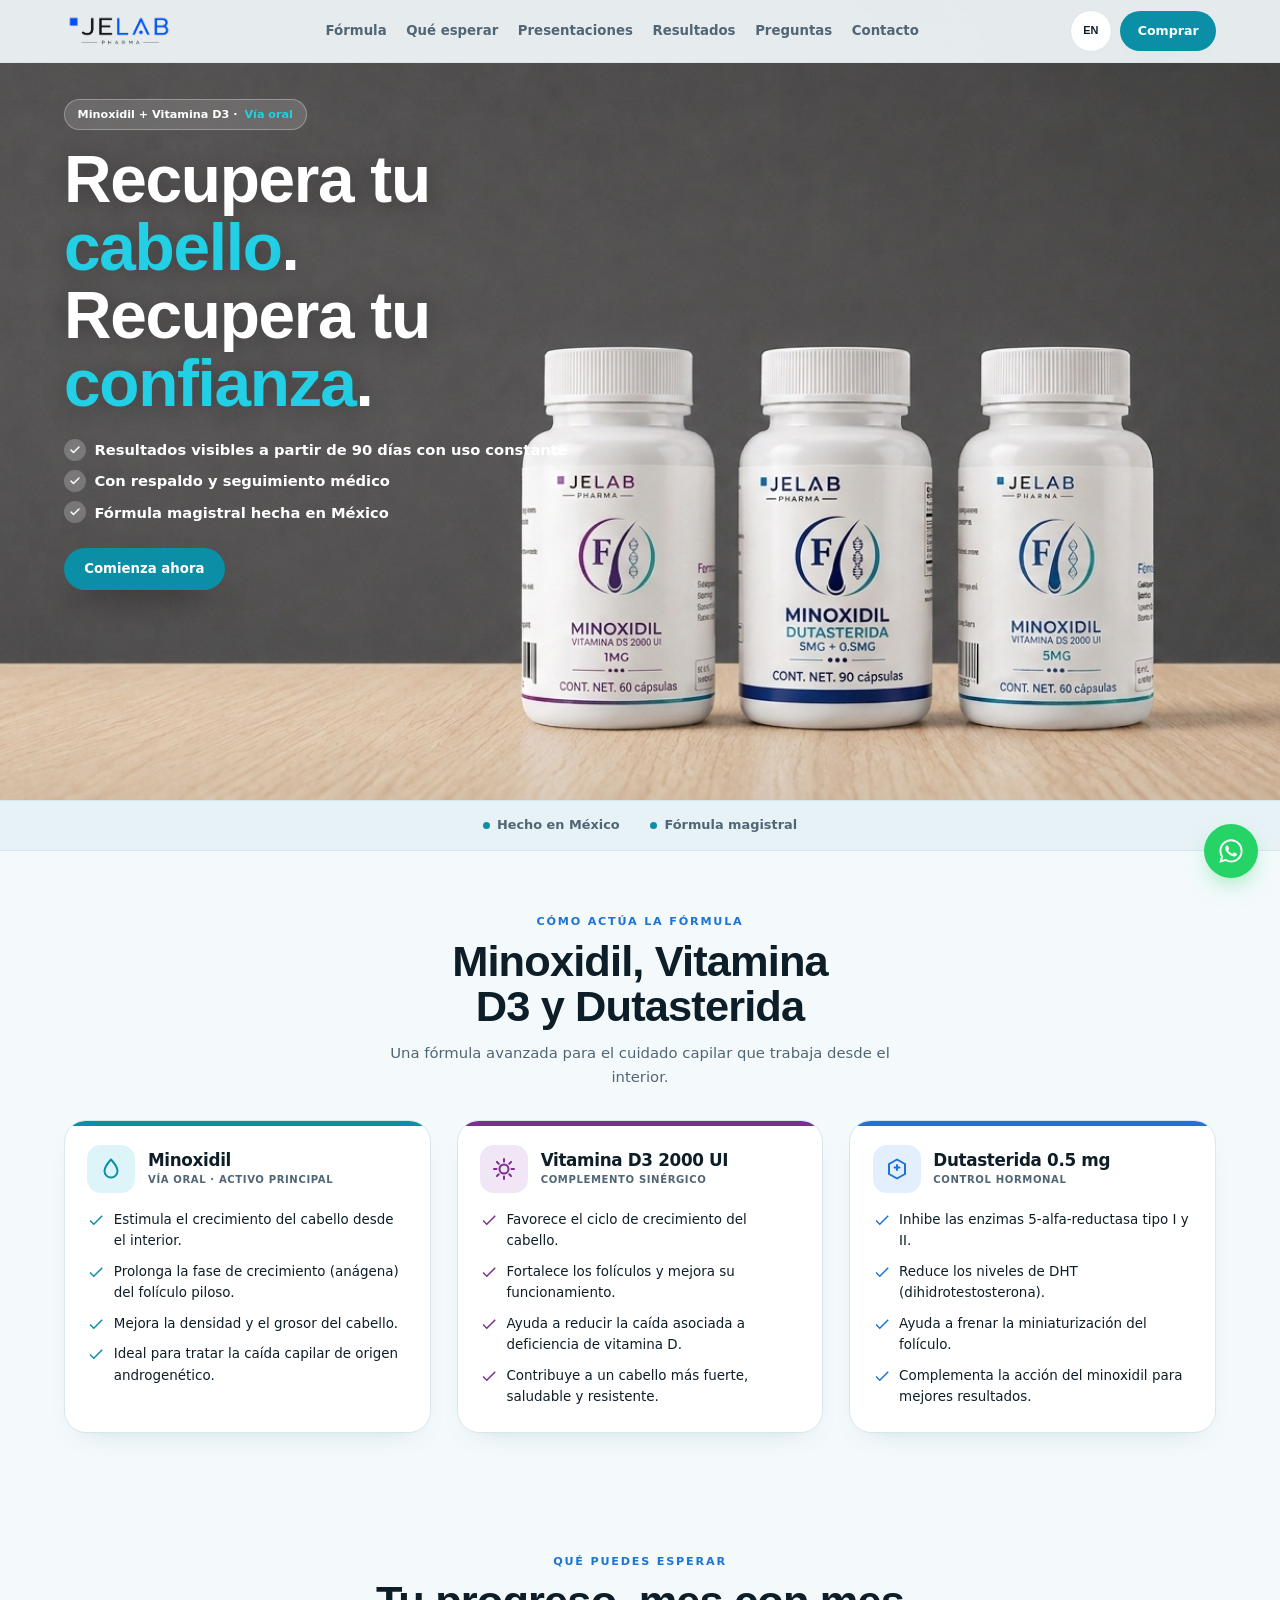
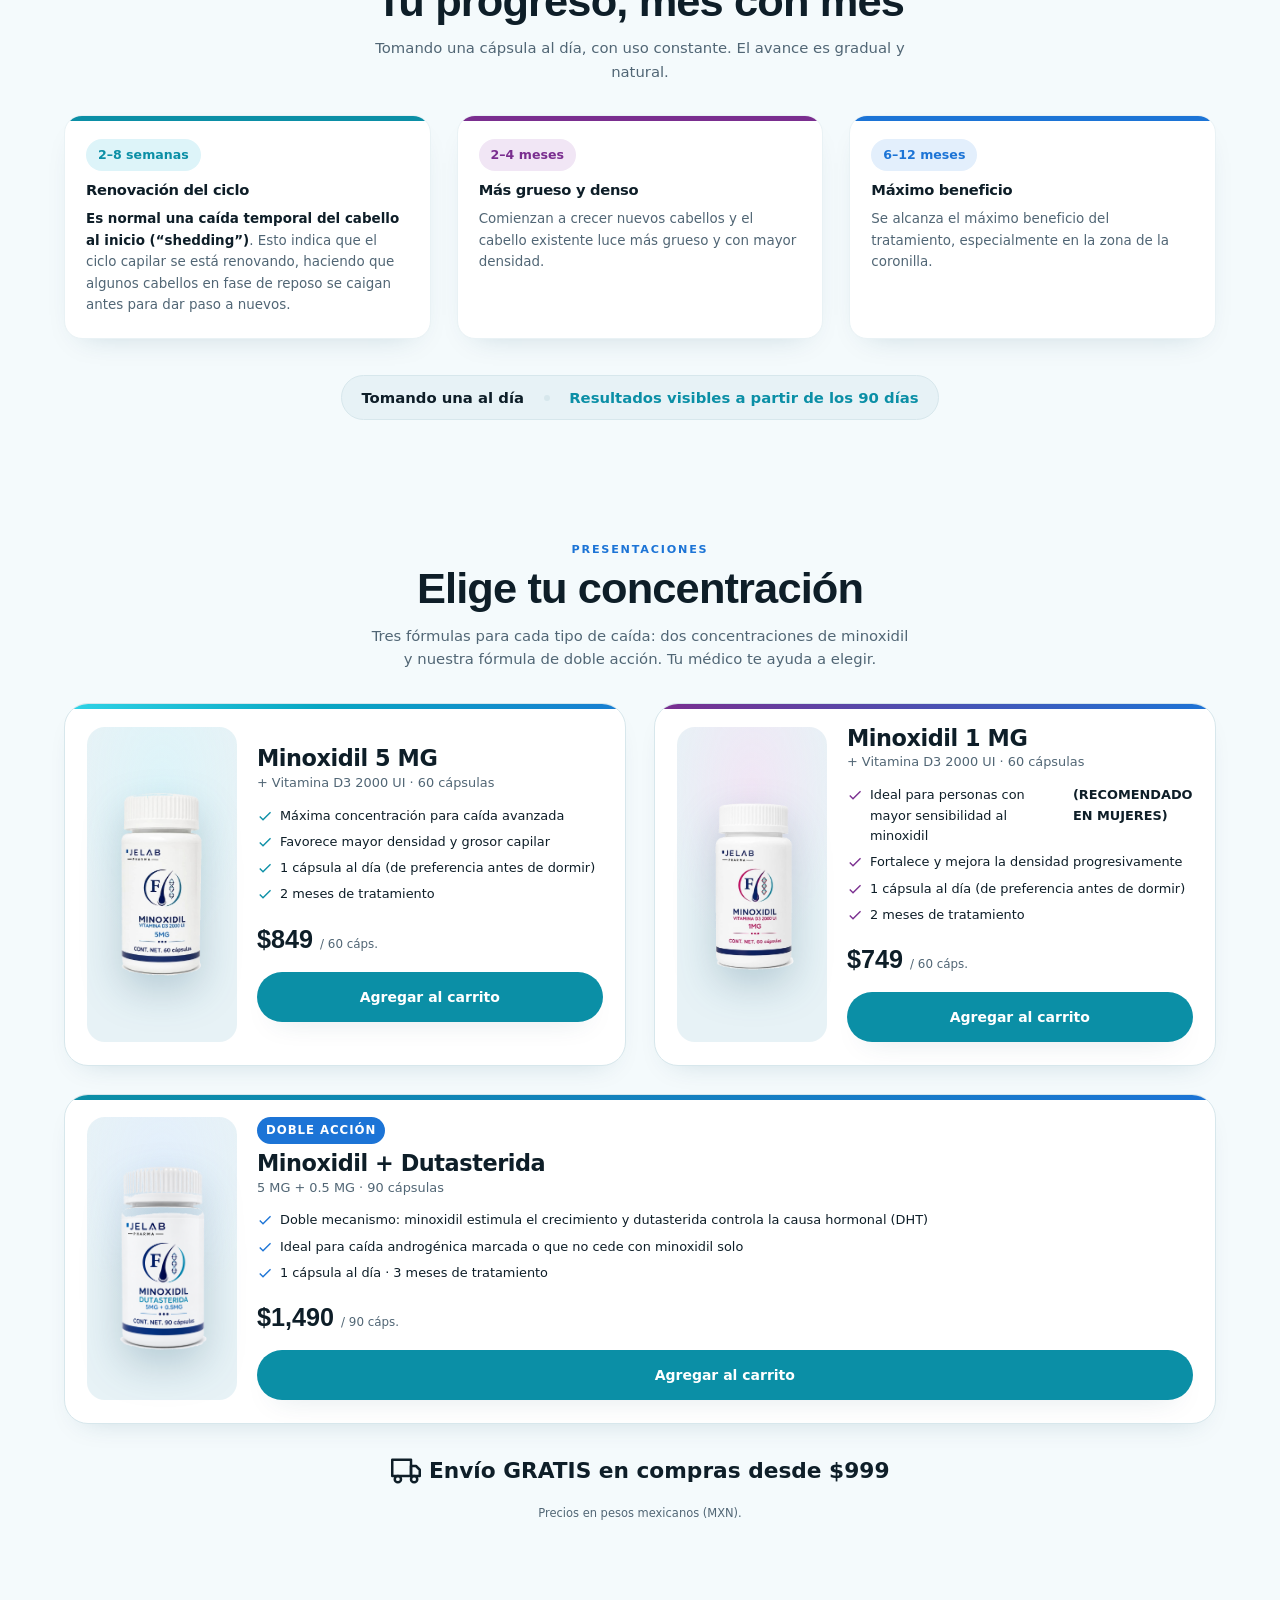
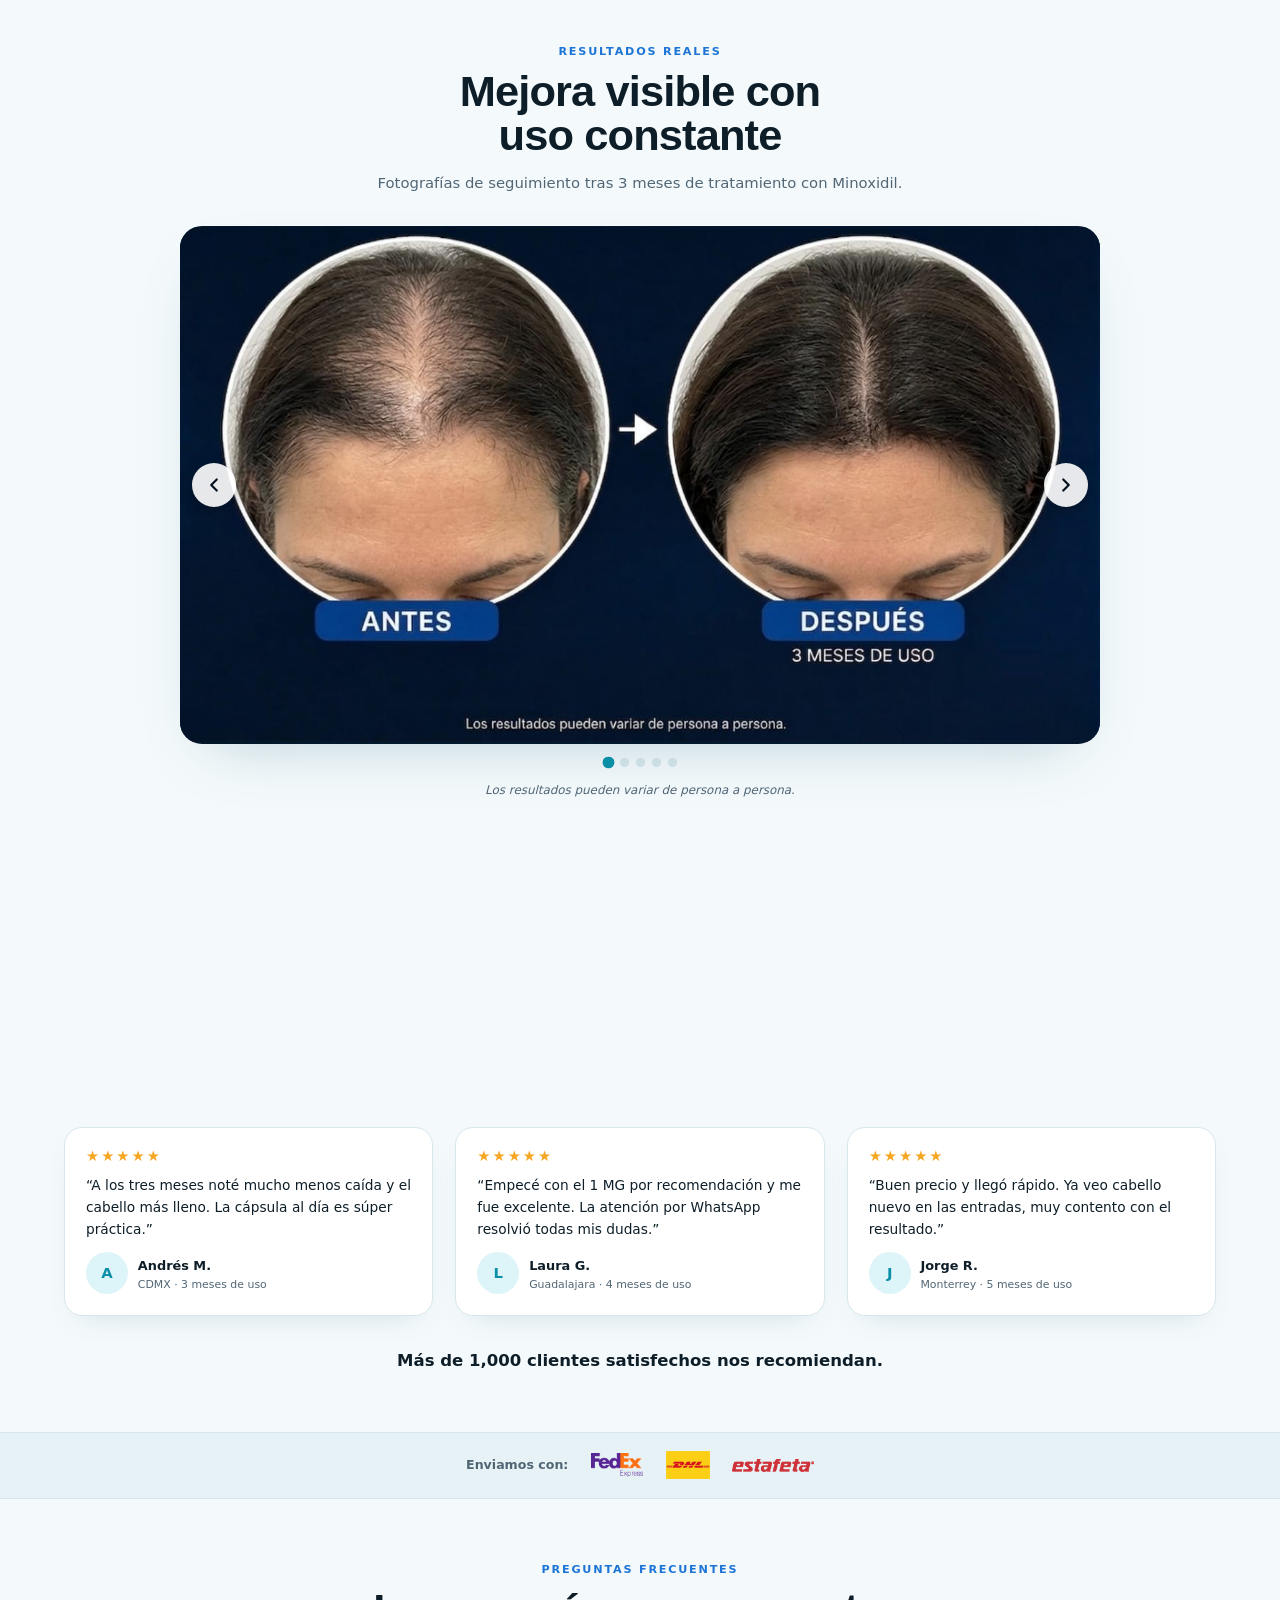
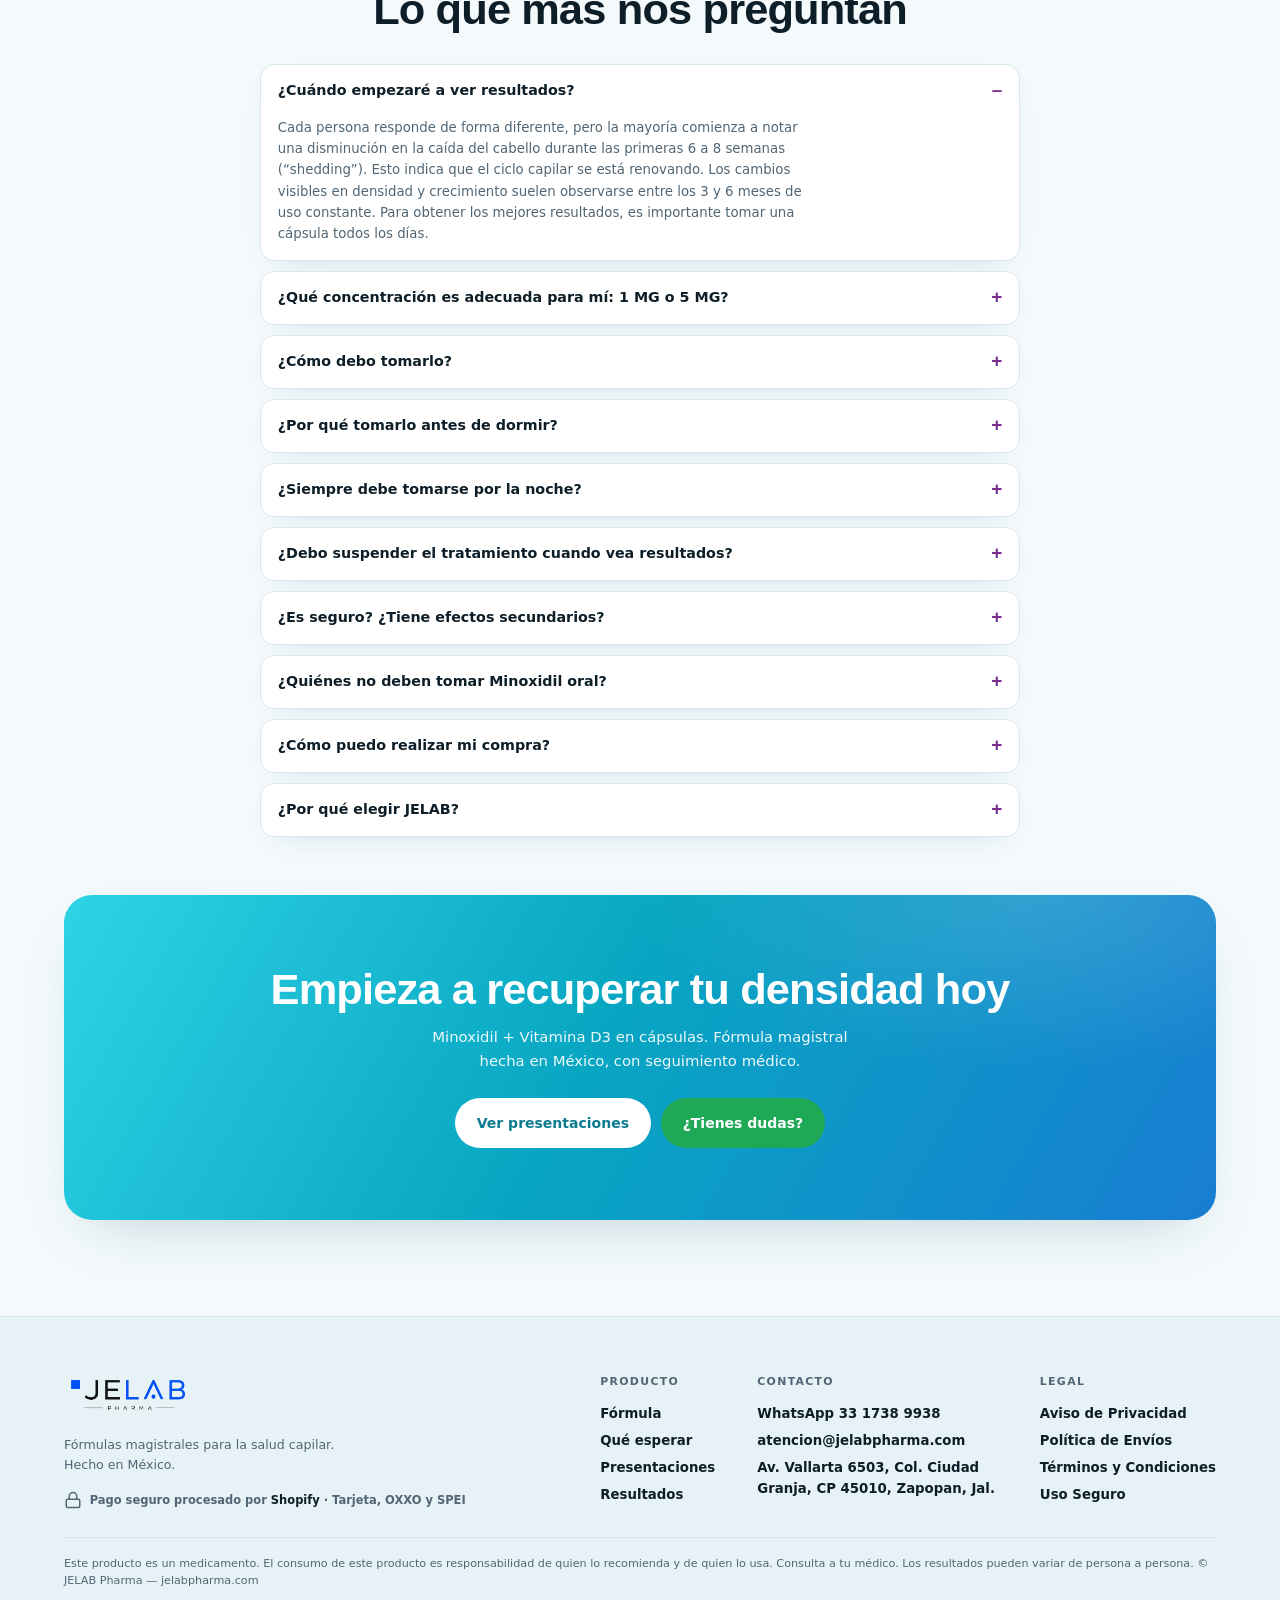
<file: index.html>
<!doctype html>
<html lang="es">
<head>
<meta charset="utf-8">
<meta name="viewport" content="width=device-width, initial-scale=1">
<meta name="theme-color" content="#F4FAFC">
<title>Minoxidil oral + Vitamina D3 en cápsulas | JELAB Pharma México</title>
<meta name="description" content="Minoxidil oral con Vitamina D3 en cápsulas: una toma al día para frenar la caída y recuperar densidad del cabello. Fórmula magistral hecha en México. Envío a todo el país.">
<meta name="keywords" content="minoxidil, minoxidil oral, minoxidil en cápsulas, minoxidil pastillas, minoxidil con vitamina D3, minoxidil 5 mg, minoxidil 1 mg, caída del cabello, tratamiento capilar, alopecia, minoxidil México, JELAB Pharma">
<meta name="author" content="JELAB Pharma">
<meta name="robots" content="index, follow, max-image-preview:large">
<link rel="canonical" href="https://jelabpharma.com/">
<link rel="icon" href="favicon.png">

<!-- Meta (Facebook) Pixel Code -->
<script>
!function(f,b,e,v,n,t,s)
{if(f.fbq)return;n=f.fbq=function(){n.callMethod?
n.callMethod.apply(n,arguments):n.queue.push(arguments)};
if(!f._fbq)f._fbq=n;n.push=n;n.loaded=!0;n.version='2.0';
n.queue=[];t=b.createElement(e);t.async=!0;
t.src=v;s=b.getElementsByTagName(e)[0];
s.parentNode.insertBefore(t,s)}(window, document,'script',
'https://connect.facebook.net/en_US/fbevents.js');
fbq('init', '4634208460238734');
fbq('track', 'PageView');
</script>
<noscript><img height="1" width="1" style="display:none"
src="https://www.facebook.com/tr?id=4634208460238734&ev=PageView&noscript=1"/></noscript>
<!-- End Meta Pixel Code -->

<!-- Open Graph / redes sociales -->
<meta property="og:type" content="website">
<meta property="og:site_name" content="JELAB Pharma">
<meta property="og:title" content="Minoxidil oral + Vitamina D3 en cápsulas | JELAB Pharma">
<meta property="og:description" content="Minoxidil oral con Vitamina D3, una toma al día para frenar la caída y recuperar densidad. Fórmula magistral hecha en México.">
<meta property="og:url" content="https://jelabpharma.com/">
<meta property="og:image" content="https://jelabpharma.com/assets/hero-desktop.jpg">
<meta property="og:locale" content="es_MX">
<meta name="twitter:card" content="summary_large_image">
<meta name="twitter:title" content="Minoxidil oral + Vitamina D3 en cápsulas | JELAB Pharma">
<meta name="twitter:description" content="Minoxidil oral con Vitamina D3, una toma al día. Fórmula magistral hecha en México.">
<meta name="twitter:image" content="https://jelabpharma.com/assets/hero-desktop.jpg">

<!-- Datos estructurados (para que Google entienda tu marca y productos) -->
<script type="application/ld+json">
{
  "@context":"https://schema.org",
  "@graph":[
    {
      "@type":"Organization",
      "@id":"https://jelabpharma.com/#org",
      "name":"JELAB Pharma",
      "url":"https://jelabpharma.com/",
      "logo":"https://jelabpharma.com/assets/logo-jelab.png",
      "email":"atencion@jelabpharma.com",
      "address":{"@type":"PostalAddress","streetAddress":"Av. Vallarta 6503, Col. Ciudad Granja","addressLocality":"Zapopan","addressRegion":"Jalisco","postalCode":"45010","addressCountry":"MX"},
      "contactPoint":{"@type":"ContactPoint","telephone":"+52-33-1738-9938","contactType":"customer service","areaServed":"MX","availableLanguage":["es"]}
    },
    {
      "@type":"WebSite",
      "@id":"https://jelabpharma.com/#website",
      "url":"https://jelabpharma.com/",
      "name":"JELAB Pharma",
      "inLanguage":"es-MX",
      "publisher":{"@id":"https://jelabpharma.com/#org"}
    },
    {
      "@type":"Product",
      "name":"Minoxidil 5 MG + Vitamina D3 2000 UI — 60 cápsulas",
      "image":"https://jelabpharma.com/assets/img04.png",
      "description":"Minoxidil oral 5 mg con Vitamina D3 2000 UI. Una cápsula al día para caída avanzada. 60 cápsulas (2 meses de tratamiento).",
      "brand":{"@type":"Brand","name":"JELAB Pharma"},
      "category":"Tratamiento capilar",
      "offers":{"@type":"Offer","price":"849","priceCurrency":"MXN","availability":"https://schema.org/InStock","url":"https://jelabpharma.com/tienda.html"}
    },
    {
      "@type":"Product",
      "name":"Minoxidil 1 MG + Vitamina D3 2000 UI — 60 cápsulas",
      "image":"https://jelabpharma.com/assets/img06.png",
      "description":"Minoxidil oral 1 mg con Vitamina D3 2000 UI, ideal para mayor sensibilidad (recomendado en mujeres). 60 cápsulas (2 meses de tratamiento).",
      "brand":{"@type":"Brand","name":"JELAB Pharma"},
      "category":"Tratamiento capilar",
      "offers":{"@type":"Offer","price":"749","priceCurrency":"MXN","availability":"https://schema.org/InStock","url":"https://jelabpharma.com/tienda.html"}
    },
    {
      "@type":"Product",
      "name":"Minoxidil 5 MG + Dutasterida 0.5 MG — 90 cápsulas",
      "image":"https://jelabpharma.com/assets/dutasterida.png",
      "description":"Fórmula de doble acción: Minoxidil 5 mg estimula el crecimiento y Dutasterida 0.5 mg controla la causa hormonal (reduce DHT). Para caída de origen androgénico. 90 cápsulas.",
      "brand":{"@type":"Brand","name":"JELAB Pharma"},
      "category":"Tratamiento capilar",
      "offers":{"@type":"Offer","price":"1490","priceCurrency":"MXN","availability":"https://schema.org/InStock","url":"https://jelabpharma.com/tienda.html"}
    }
  ]
}
</script>
<style>
  /* ====================== TOKENS (aqua · solo claro) ====================== */
  :root{
    color-scheme: light;
    --bg:#F4FAFC;          /* blanco frío */
    --bg-2:#E7F2F6;        /* banda aqua sutil */
    --surface:#FFFFFF;     /* tarjetas */
    --tint-v:#DDF4F9;      /* tinte aqua muy claro */
    --tint-m:#E3EFFC;      /* tinte azul muy claro */
    --ink:#0E1E28;         /* casi negro azulado */
    --ink-2:#516675;
    --violet:#0B8FA6;      /* AQUA principal */
    --violet-bright:#22CFE4;
    --magenta:#1C74D6;     /* AZUL acento */
    --plum:#7A2E8F;        /* MORADO de marca (PDF) · solo detalles */
    --plum-tint:#F1E6F5;   /* tinte morado muy claro */
    --line:#D7E7EC;
    --line-2:#E9F2F5;
    --shadow:0 24px 60px -30px rgba(10,70,95,.28);
    --shadow-sm:0 12px 30px -18px rgba(10,70,95,.22);
    --grad:linear-gradient(120deg,#2FD3E6 0%,#08A6C2 46%,#1C74D6 112%);

    --display:"Arial Black","Arial Bold",Arial,system-ui,sans-serif;
    --sans:system-ui,-apple-system,"Segoe UI",Roboto,Helvetica,Arial,sans-serif;
    --edge:clamp(20px,5vw,72px);
    --maxw:1280px;
  }

  /* ====================== BASE ====================== */
  *{box-sizing:border-box}
  html{scroll-behavior:smooth;font-size:87.5%}   /* zoom-out global (~14px base) */
  body{margin:0;background:var(--bg);color:var(--ink);font-family:var(--sans);font-size:1.06rem;
    line-height:1.6;-webkit-font-smoothing:antialiased;overflow-x:hidden}
  h1,h2,h3{font-family:var(--display);font-weight:900;letter-spacing:-.02em;line-height:1.03;text-wrap:balance;margin:0}
  p{margin:0}
  a{color:inherit;text-decoration:none}
  img{max-width:100%;display:block}
  .wrap{max-width:var(--maxw);margin:0 auto;padding-inline:var(--edge)}
  .eyebrow{font-weight:700;font-size:.8rem;letter-spacing:.16em;text-transform:uppercase;color:var(--magenta)}
  .tnum{font-variant-numeric:tabular-nums}

  /* logo oficial JELAB (imagen) */
  .brand{display:inline-flex;align-items:center;text-decoration:none}
  .brand img{height:38px;width:auto;display:block}
  .foot-brand .brand img{height:44px}

  /* botones */
  .btn{display:inline-flex;align-items:center;gap:.5rem;font-weight:700;font-size:1rem;
    padding:.85rem 1.4rem;border-radius:999px;border:2px solid transparent;cursor:pointer;
    transition:transform .15s ease, box-shadow .15s ease, background .15s ease, filter .15s ease}
  .btn:focus-visible{outline:3px solid var(--violet-bright);outline-offset:3px}
  .btn-sm{font-size:.9rem;padding:.55rem 1.1rem;font-weight:600}
  .btn-primary{background:var(--violet);color:#fff;box-shadow:var(--shadow-sm)}
  .btn-primary:hover{transform:translateY(-2px);background:var(--violet-bright)}
  .btn-ghost{background:transparent;color:var(--ink);border-color:var(--line)}
  .btn-ghost:hover{border-color:var(--violet);color:var(--violet)}
  .btn-wa{background:#1FA855;color:#fff}
  .btn-wa:hover{transform:translateY(-2px);filter:brightness(1.07)}
  .btn-white{background:#fff;color:#0B7C90}
  .btn-white:hover{transform:translateY(-2px)}

  /* ====================== HEADER (transparente sobre el hero, blanco al scroll) ====================== */
  header.site{position:fixed;top:0;left:0;right:0;z-index:40;
    background:color-mix(in srgb,var(--bg) 92%,transparent);
    backdrop-filter:saturate(1.2) blur(10px);border-bottom:1px solid var(--line);
    transition:background .3s ease, border-color .3s ease, backdrop-filter .3s ease}
  .nav{display:flex;align-items:center;justify-content:space-between;gap:1rem;padding-block:.7rem}
  .nav-links{display:flex;gap:1.4rem;font-weight:600;font-size:.95rem;color:var(--ink-2)}
  .nav-links a:hover{color:var(--violet)}
  @media (max-width:860px){.nav-links{display:none}}
  section[id]{scroll-margin-top:74px}

  /* menú hamburguesa (móvil) */
  .nav-toggle{display:none;width:42px;height:42px;border-radius:999px;border:1.5px solid var(--line);
    background:var(--surface);color:var(--ink);cursor:pointer;place-items:center;
    transition:border-color .15s ease,color .15s ease}
  .nav-toggle:hover{border-color:var(--violet);color:var(--violet)}
  .nav-toggle[aria-expanded="true"]{border-color:var(--violet);color:var(--violet)}
  .nav-toggle svg{width:22px;height:22px}
  .mobile-nav{display:flex;flex-direction:column;background:var(--surface);
    border-top:1px solid transparent;padding:0 var(--edge);
    max-height:0;opacity:0;overflow:hidden;transform:translateY(-6px);pointer-events:none;
    transition:max-height .34s ease, opacity .26s ease, transform .34s ease, padding .34s ease, border-color .34s ease}
  .mobile-nav.open{max-height:80vh;opacity:1;transform:translateY(0);pointer-events:auto;
    padding:.3rem var(--edge) .8rem;border-top-color:var(--line)}
  .mobile-nav a{padding:.85rem .2rem;font-weight:700;font-size:1rem;color:var(--ink);
    border-bottom:1px solid var(--line-2)}
  .mobile-nav a:last-child{border-bottom:none}
  .mobile-nav a:hover{color:var(--violet)}
  @media (min-width:861px){.mobile-nav{display:none}}
  @media (max-width:860px){
    .nav-toggle{display:grid}
    .nav-buy{display:none}
  }

  .brand img{transition:filter .3s ease}
  .lang-btn{display:inline-grid;place-items:center;width:42px;height:42px;border-radius:999px;
    border:1.5px solid var(--line);background:var(--surface);color:var(--ink);
    font-weight:800;font-size:.78rem;cursor:pointer;line-height:1;
    transition:border-color .15s ease,color .15s ease}
  .lang-btn:hover{border-color:var(--violet);color:var(--violet)}

  /* ====================== HERO (imagen de fondo + blur al scroll) ====================== */
  .hero{position:relative;min-height:min(92vh,800px);display:flex;align-items:flex-start;
    overflow:hidden;padding-top:clamp(84px,11vh,130px);padding-bottom:clamp(40px,7vh,90px);isolation:isolate}
  .hero-bg{position:absolute;inset:0;z-index:0;
    background:#d3d5d7 url("assets/hero-desktop.jpg") center 78%/cover no-repeat;
    transform-origin:50% 50%;will-change:filter,opacity,transform}
  @media (max-width:760px){
    /* respeta el largo real de la imagen vertical (648x1398) */
    .hero{min-height:0;aspect-ratio:648 / 1398}
    .hero-bg{background-image:url("assets/hero-mobile.png");
      background-position:center top;background-size:cover}
  }
  .hero > .wrap{width:100%}
  .hero-inner{position:relative;z-index:2;width:min(740px,100%);color:#fff}

  .kicker{display:inline-flex;align-items:center;gap:.5rem;background:rgba(255,255,255,.14);
    border:1px solid rgba(255,255,255,.30);padding:.4rem .9rem;border-radius:999px;font-weight:700;
    font-size:.8rem;color:#fff;margin-bottom:1.15rem;backdrop-filter:blur(6px)}
  .kicker b{color:var(--violet-bright)}
  .hero h1{font-size:clamp(2.1rem,6.4vw,4.7rem);text-wrap:balance;color:#fff;
    text-shadow:0 2px 26px rgba(0,0,0,.30);overflow-wrap:break-word;max-width:13ch}
  .hero h1 .hl{color:var(--violet-bright)}
  .hero .hero-checks{display:flex;flex-direction:column;gap:.55rem;margin-top:1.5rem}
  .hero .hero-checks span{display:flex;align-items:center;gap:.6rem;font-weight:600;
    font-size:clamp(.94rem,1.6vw,1.05rem);color:#fff}
  .hero .hero-checks .ck{width:22px;height:22px;border-radius:50%;background:rgba(255,255,255,.22);
    color:#fff;display:grid;place-items:center;flex:0 0 auto}
  .hero-cta{display:flex;flex-wrap:wrap;gap:.7rem;margin-top:1.7rem}
  .hero-cta .btn{padding:.6rem 1.3rem;font-size:.95rem}
  .hero .btn-primary{background:var(--violet);box-shadow:0 16px 34px -14px rgba(0,0,0,.6)}
  .hero .btn-primary:hover{background:var(--violet-bright)}
  .hero .btn-light{background:rgba(255,255,255,.94);color:var(--ink)}
  .hero .btn-light:hover{background:#fff;transform:translateY(-2px)}
  @media (max-width:520px){
    .hero h1{font-size:2rem}
    .hero .hero-checks span{font-size:.86rem}
    .hero-inner{max-width:100%}
  }
  .hero-price{margin-top:1.15rem;display:flex;align-items:baseline;gap:.35rem;color:#fff;
    text-shadow:0 2px 14px rgba(0,0,0,.5)}
  .hero-price .from{font-weight:700;font-size:.66rem;letter-spacing:.12em;text-transform:uppercase;opacity:.88}
  .hero-price b{font-family:var(--display);font-weight:900;line-height:1;
    font-size:clamp(1.15rem,2vw,1.4rem);letter-spacing:-.01em}
  .hero-price .per{font-weight:600;font-size:.8rem;opacity:.9}

  /* ====================== TIRA DE CONFIANZA ====================== */
  .trust{background:var(--bg-2);border-block:1px solid var(--line)}
  .trust ul{list-style:none;margin:0;padding:1rem 0;display:flex;flex-wrap:wrap;gap:.6rem 2.2rem;
    justify-content:center;font-weight:700;font-size:.92rem;color:var(--ink-2)}
  .trust li{display:flex;align-items:center;gap:.5rem}
  .trust .dot{width:7px;height:7px;border-radius:50%;background:var(--violet)}

  /* ====================== SECCIONES ====================== */
  section.pad{padding-block:clamp(32px,4.5vw,58px)}
  .sec-head{text-align:center;max-width:min(58ch,100%);margin:0 auto clamp(20px,3vw,32px)}
  .sec-head h2{font-size:clamp(2rem,4.4vw,3.1rem);margin-top:.5rem}
  .sec-head p{margin-top:.9rem;color:var(--ink-2)}

  /* beneficios */
  .benefits{display:grid;grid-template-columns:repeat(3,1fr);gap:14px}
  @media (max-width:800px){.benefits{grid-template-columns:1fr}}
  .benefit{background:var(--surface);border:1px solid var(--line-2);border-radius:18px;
    padding:1.6rem 1.5rem;display:flex;flex-direction:column;gap:.6rem;box-shadow:var(--shadow-sm)}
  .benefit .ic{width:44px;height:44px;border-radius:12px;background:var(--tint-v);
    display:grid;place-items:center;color:var(--violet)}
  .benefit h3{font-family:var(--sans);font-weight:800;font-size:1.08rem;letter-spacing:0}
  .benefit p{color:var(--ink-2);font-size:.95rem}

  /* presentaciones — tarjetas cool con acento */
  .plans{display:grid;grid-template-columns:1fr 1fr;gap:clamp(18px,3vw,28px);align-items:stretch}
  @media (max-width:760px){.plans{grid-template-columns:1fr}}
  .plan{background:var(--surface);border:1px solid var(--line);border-radius:24px;
    padding:clamp(1.1rem,2.5vw,1.6rem);display:grid;grid-template-columns:clamp(104px,30%,150px) 1fr;
    gap:clamp(1rem,2.5vw,1.4rem);align-items:center;box-shadow:var(--shadow-sm);position:relative;overflow:hidden;
    transition:transform .2s ease, box-shadow .2s ease, border-color .2s ease}
  .plan:hover{transform:translateY(-4px);box-shadow:var(--shadow)}
  .plan.alta:hover{border-color:var(--violet)}
  .plan.inicial:hover{border-color:var(--plum)}
  .plan::before{content:"";position:absolute;inset:0 0 auto 0;height:5px}
  .plan.alta::before{background:var(--grad)}
  .plan.inicial::before{background:linear-gradient(90deg,var(--plum),var(--magenta))}
  @media (max-width:480px){.plan{grid-template-columns:1fr;text-align:center;justify-items:center}}
  .plan .pic{border-radius:18px;padding:clamp(.6rem,2vw,1rem);display:grid;place-items:center;align-self:stretch;
    background:radial-gradient(80% 70% at 50% 20%, var(--tint-v), transparent 75%), var(--bg-2)}
  .plan.inicial .pic{background:radial-gradient(80% 70% at 50% 20%, var(--plum-tint), transparent 75%), var(--bg-2)}
  .plan .pic img{height:clamp(140px,22vw,190px);width:auto;object-fit:contain;
    filter:drop-shadow(0 16px 20px rgba(10,70,95,.22))}
  .plan .tag{display:inline-block;font-weight:800;font-size:.84rem;letter-spacing:.08em;text-transform:uppercase;
    padding:.3rem .65rem;border-radius:999px;margin-bottom:.55rem;color:#fff}
  .plan.alta .tag{background:var(--violet)}
  .plan.inicial .tag{background:var(--plum)}
  .plan h3{font-family:var(--sans);font-weight:900;font-size:clamp(1.3rem,3vw,1.6rem)}
  .plan .dose{color:var(--ink-2);font-size:clamp(.82rem,1.6vw,.92rem);margin-top:.2rem}
  .plan ul{list-style:none;margin:.85rem 0 1rem;padding:0;display:flex;flex-direction:column;gap:.4rem;
    font-size:clamp(.85rem,1.7vw,.92rem);color:var(--ink)}
  .plan ul li{display:flex;gap:.5rem;align-items:flex-start;text-align:left}
  .plan ul li::before{content:"";flex:0 0 auto;width:16px;height:16px;margin-top:2px;border-radius:50%;
    background:var(--violet);
    -webkit-mask:url("data:image/svg+xml,%3Csvg xmlns='http://www.w3.org/2000/svg' viewBox='0 0 24 24'%3E%3Cpath fill='black' d='M9 16.2 4.8 12l-1.4 1.4L9 19 21 7l-1.4-1.4z'/%3E%3C/svg%3E") center/contain no-repeat;
    mask:url("data:image/svg+xml,%3Csvg xmlns='http://www.w3.org/2000/svg' viewBox='0 0 24 24'%3E%3Cpath fill='black' d='M9 16.2 4.8 12l-1.4 1.4L9 19 21 7l-1.4-1.4z'/%3E%3C/svg%3E") center/contain no-repeat}
  .plan.inicial ul li::before{background:var(--plum)}
  .plan.doble{grid-column:1 / -1}
  .plan.doble:hover{border-color:var(--magenta)}
  .plan.doble::before{background:linear-gradient(90deg,var(--violet),var(--magenta))}
  .plan.doble .pic{background:radial-gradient(80% 70% at 50% 20%, var(--tint-m), transparent 75%), var(--bg-2)}
  .plan.doble .tag{background:var(--magenta)}
  .plan.doble ul li::before{background:var(--magenta)}
  .plan .price{display:flex;align-items:baseline;gap:.5rem;margin-bottom:.9rem;flex-wrap:wrap;justify-content:inherit}
  .plan .price .big{font-family:var(--display);font-weight:900;font-size:clamp(1.5rem,3vw,1.8rem)}
  .plan .price .per{font-size:.85rem;color:var(--ink-2)}
  .plan .add-cart{width:100%;justify-content:center}
  .note-price{text-align:center;margin-top:.6rem;font-size:.82rem;color:var(--ink-2)}
  .free-ship{display:flex;align-items:center;gap:.6rem;width:max-content;max-width:100%;
    margin:1.6rem auto 0;padding:.7rem 1.4rem;border-radius:999px;
    background:color-mix(in srgb,var(--ok) 12%,transparent);
    border:1.6px solid color-mix(in srgb,var(--ok) 34%,transparent);
    color:var(--ok);font-weight:800;font-size:clamp(1.1rem,3vw,1.55rem);text-align:center;line-height:1.15}
  .free-ship svg{width:clamp(24px,4vw,30px);height:clamp(24px,4vw,30px);flex:0 0 auto}

  /* resultados */
  .results-card{max-width:920px;margin:0 auto;border-radius:22px;overflow:hidden;
    box-shadow:var(--shadow);border:1px solid var(--line)}
  .results-card img{width:100%;height:auto}
  .results-note{text-align:center;color:var(--ink-2);font-size:.85rem;margin-top:1rem;font-style:italic}

  /* carrusel antes / después */
  .ba-carousel{position:relative;max-width:920px;margin:0 auto;border-radius:22px;overflow:hidden;
    box-shadow:var(--shadow);background:radial-gradient(130% 130% at 50% 42%, #04203a 0%, #01101f 100%)}
  .ba-track{display:flex;transition:transform .5s cubic-bezier(.4,0,.2,1);will-change:transform}
  .ba-slide{min-width:100%;aspect-ratio:16/9;display:grid;place-items:center}
  .ba-slide img{width:100%;height:100%;object-fit:contain}
  .ba-arrow{position:absolute;top:50%;transform:translateY(-50%);z-index:2;width:44px;height:44px;
    border:none;border-radius:50%;background:rgba(255,255,255,.9);color:#01101f;cursor:pointer;
    display:grid;place-items:center;box-shadow:0 6px 18px -4px rgba(0,0,0,.4);
    transition:background .15s ease,transform .15s ease}
  .ba-arrow:hover{background:#fff;transform:translateY(-50%) scale(1.06)}
  .ba-arrow svg{width:22px;height:22px}
  .ba-arrow.prev{left:12px}.ba-arrow.next{right:12px}
  @media (max-width:520px){.ba-arrow{width:38px;height:38px}.ba-arrow svg{width:19px;height:19px}}
  .ba-dots{display:flex;gap:.5rem;justify-content:center;margin-top:1rem}
  .ba-dots .ba-dot{flex:0 0 auto;box-sizing:border-box;width:9px!important;height:9px!important;
    min-width:0;min-height:0;padding:0!important;margin:0;border:0;border-radius:50%;background:var(--line);
    -webkit-appearance:none;appearance:none;line-height:0;font-size:0;cursor:pointer;
    transition:background .15s ease,transform .15s ease}
  .ba-dots .ba-dot.active{background:var(--violet);transform:scale(1.3)}

  /* testimonios */
  .tst{display:grid;grid-template-columns:repeat(3,1fr);gap:clamp(14px,2.5vw,22px)}
  @media (max-width:820px){.tst{grid-template-columns:1fr}}
  .tst-card{background:var(--surface);border:1px solid var(--line);border-radius:18px;padding:1.5rem;
    box-shadow:var(--shadow-sm);display:flex;flex-direction:column;gap:.8rem}
  .tst-stars{color:#F5A623;font-size:1.05rem;letter-spacing:2px;line-height:1}
  .tst-card p{color:var(--ink);font-size:.98rem}
  .tst-who{display:flex;align-items:center;gap:.7rem;margin-top:auto}
  .tst-who .av{width:42px;height:42px;border-radius:50%;background:var(--tint-v);color:var(--violet);
    display:grid;place-items:center;font-weight:900;flex:0 0 auto}
  .tst-who b{font-size:.92rem}
  .tst-who small{display:block;color:var(--ink-2);font-size:.78rem}
  .tst-translated{display:none;margin-top:-.5rem;color:var(--ink-2);font-size:.72rem;font-style:italic}
  html[lang="en"] .tst-translated{display:block}
  .tst-recommend{text-align:center;margin-top:clamp(20px,3.5vw,32px);font-weight:800;
    font-size:clamp(1rem,2.2vw,1.18rem);color:var(--ink)}

  /* tira de confianza (envíos / calidad) */
  .confia{background:var(--bg-2);border-block:1px solid var(--line)}
  .confia .row{display:flex;flex-wrap:wrap;gap:.8rem 1.6rem;align-items:center;justify-content:center;padding-block:1.3rem}
  .confia .lbl{font-weight:800;color:var(--ink-2);font-size:.9rem}
  .confia .badge{border:1px dashed var(--line);border-radius:10px;padding:.5rem .95rem;color:var(--ink-2);
    font-weight:800;font-size:.85rem;background:var(--surface)}
  /* cada logo se calibra por separado (tienen proporciones muy distintas) */
  .confia .carrier{width:auto;height:auto;opacity:.92;transition:opacity .2s ease}
  .confia .carrier:hover{opacity:1}
  .confia .carrier.fedex{max-height:24px;max-width:66px}
  .confia .carrier.dhl{max-height:28px;max-width:48px}
  .confia .carrier.estafeta{max-height:16px;max-width:82px}
  .confia .sep{width:1px;height:26px;background:var(--line)}

  /* cómo actúa — activos (estilo flyer) */
  .actives{display:grid;grid-template-columns:repeat(auto-fit,minmax(260px,1fr));gap:clamp(18px,3vw,26px)}
  @media (max-width:760px){.actives{grid-template-columns:1fr}}
  .active{background:var(--surface);border:1px solid var(--line);border-radius:22px;
    padding:1.7rem 1.6rem;box-shadow:var(--shadow-sm);position:relative;overflow:hidden}
  .active::before{content:"";position:absolute;inset:0 0 auto 0;height:5px;background:var(--violet)}
  .active.d3::before{background:var(--plum)}
  .active-head{display:flex;align-items:center;gap:.9rem;margin-bottom:1.1rem}
  .active-head .ic{width:48px;height:48px;border-radius:14px;display:grid;place-items:center;flex:0 0 auto;
    background:var(--tint-v);color:var(--violet)}
  .active.d3 .active-head .ic{background:var(--plum-tint);color:var(--plum)}
  .active.duta::before{background:var(--magenta)}
  .active.duta .active-head .ic{background:var(--tint-m);color:var(--magenta)}
  .active.duta ul li::before{background:var(--magenta)}
  .active-head h3{font-family:var(--sans);font-weight:900;font-size:1.2rem;line-height:1.12}
  .active-head .tag{display:block;font-size:.72rem;font-weight:800;letter-spacing:.06em;
    text-transform:uppercase;color:var(--ink-2);margin-top:.15rem}
  .active ul{list-style:none;margin:0;padding:0;display:flex;flex-direction:column;gap:.65rem}
  .active ul li{display:flex;gap:.6rem;align-items:flex-start;font-size:.96rem;color:var(--ink)}
  .active ul li::before{content:"";flex:0 0 auto;width:18px;height:18px;margin-top:2px;border-radius:50%;
    background:var(--violet);
    -webkit-mask:url("data:image/svg+xml,%3Csvg xmlns='http://www.w3.org/2000/svg' viewBox='0 0 24 24'%3E%3Cpath fill='black' d='M9 16.2 4.8 12l-1.4 1.4L9 19 21 7l-1.4-1.4z'/%3E%3C/svg%3E") center/contain no-repeat;
    mask:url("data:image/svg+xml,%3Csvg xmlns='http://www.w3.org/2000/svg' viewBox='0 0 24 24'%3E%3Cpath fill='black' d='M9 16.2 4.8 12l-1.4 1.4L9 19 21 7l-1.4-1.4z'/%3E%3C/svg%3E") center/contain no-repeat}
  .active.d3 ul li::before{background:var(--plum)}

  /* qué esperar — línea de tiempo */
  .timeline{display:grid;grid-template-columns:repeat(3,1fr);gap:clamp(16px,3vw,26px)}
  @media (max-width:800px){.timeline{grid-template-columns:1fr}}
  .tl-item{background:var(--surface);border:1px solid var(--line-2);border-radius:18px;padding:1.6rem 1.5rem;
    display:flex;flex-direction:column;gap:.8rem;box-shadow:var(--shadow-sm);position:relative;overflow:hidden}
  .tl-item::before{content:"";position:absolute;inset:0 0 auto 0;height:5px;background:var(--violet)}
  .tl-item.t2::before{background:var(--plum)}
  .tl-item.t3::before{background:var(--magenta)}
  .tl-when{display:inline-flex;align-items:center;gap:.5rem;align-self:flex-start;
    background:var(--tint-v);color:var(--violet);font-weight:800;font-size:.9rem;
    padding:.42rem .85rem;border-radius:999px}
  .tl-item.t2 .tl-when{background:var(--plum-tint);color:var(--plum)}
  .tl-item.t3 .tl-when{background:var(--tint-m);color:var(--magenta)}
  .tl-item h3{font-family:var(--sans);font-weight:800;font-size:1.05rem}
  .tl-item p{color:var(--ink-2);font-size:.96rem}
  .strong-plus{font-weight:800;color:var(--ink)}
  .tl-note{margin:clamp(24px,4vw,36px) auto 0;max-width:max-content;display:flex;flex-wrap:wrap;
    gap:.6rem 1.4rem;justify-content:center;align-items:center;background:var(--bg-2);
    border:1px solid var(--line);border-radius:999px;padding:.7rem 1.4rem;font-weight:800;color:var(--ink)}
  .tl-note .p{color:var(--violet)}
  .tl-note .dot{width:6px;height:6px;border-radius:50%;background:var(--line);flex:0 0 auto}

  /* cta final — el único bloque de color (acento aqua) */
  .final{background:var(--grad);color:#fff;border-radius:28px;padding:clamp(36px,6vw,72px);
    text-align:center;box-shadow:var(--shadow);position:relative;overflow:hidden}
  .final::after{content:"";position:absolute;inset:0;
    background:radial-gradient(60% 90% at 85% 0%, rgba(255,255,255,.14), transparent 60%);pointer-events:none}
  .final h2{font-size:clamp(1.9rem,4.4vw,3.1rem);color:#fff;position:relative}
  .final p{margin:1rem auto 0;max-width:46ch;color:rgba(255,255,255,.92);position:relative}
  .final .cta{display:flex;gap:.75rem;justify-content:center;flex-wrap:wrap;margin-top:1.8rem;position:relative}

  /* footer */
  footer.site{background:var(--bg-2);border-top:1px solid var(--line);
    padding-block:clamp(36px,5vw,56px);margin-top:clamp(56px,8vw,96px)}
  .foot-grid{display:flex;flex-wrap:wrap;gap:2rem;justify-content:space-between;align-items:flex-start}
  .foot-brand .wordmark{margin-bottom:.8rem;font-size:1.5rem}
  .foot-brand p{color:var(--ink-2);font-size:.9rem;max-width:34ch}
  .foot-links{display:flex;gap:3rem;flex-wrap:wrap}
  .foot-col h4{font-family:var(--sans);font-size:.78rem;letter-spacing:.12em;text-transform:uppercase;
    color:var(--ink-2);margin:0 0 .7rem}
  .foot-col a{display:block;font-weight:600;color:var(--ink);padding:.2rem 0;font-size:.95rem}
  .foot-col a:hover{color:var(--violet)}
  .foot-legal{margin-top:2rem;padding-top:1.3rem;border-top:1px solid var(--line);
    color:var(--ink-2);font-size:.8rem;line-height:1.5}
  .foot-secure{display:flex;align-items:center;gap:.55rem;margin-top:1.1rem;
    color:var(--ink-2);font-size:.82rem;font-weight:700}
  .foot-secure svg{width:18px;height:18px;color:var(--ok);flex:0 0 auto}
  .foot-secure b{color:var(--ink)}

  /* hero checklist */
  .hero-checks{display:flex;flex-direction:column;gap:.5rem;margin-top:1.4rem}
  .hero-checks span{display:flex;align-items:center;gap:.55rem;font-weight:600;font-size:.94rem;color:var(--ink)}
  .hero-checks .ck{width:20px;height:20px;border-radius:50%;background:var(--tint-v);color:var(--violet);
    display:grid;place-items:center;flex:0 0 auto}

  /* FAQ acordeón */
  .faq{max-width:760px;margin:0 auto;display:flex;flex-direction:column;gap:.7rem}
  .faq details{background:var(--surface);border:1px solid var(--line);border-radius:14px;
    padding:0 1.2rem;box-shadow:var(--shadow-sm)}
  .faq summary{list-style:none;cursor:pointer;padding:1.05rem 0;font-weight:800;font-size:1.02rem;
    display:flex;justify-content:space-between;align-items:center;gap:1rem}
  .faq summary::-webkit-details-marker{display:none}
  .faq summary::after{content:"+";font-family:var(--display);font-size:1.35rem;color:var(--plum);line-height:1}
  .faq details[open] summary::after{content:"\2013"}
  .faq details p{padding:0 0 1.1rem;color:var(--ink-2);font-size:.95rem;margin:0;max-width:64ch}
  .faq details p:last-child{padding-bottom:1.1rem}
  .faq details ul{margin:.1rem 0 1.1rem;padding-left:1.15rem;color:var(--ink-2);font-size:.95rem;
    display:flex;flex-direction:column;gap:.3rem;max-width:64ch}
  .faq details .q-sub{font-weight:800;color:var(--ink);margin:.5rem 0 .25rem;font-size:.96rem}

  /* ====================== BOTÓN FLOTANTE WHATSAPP (minimalista · verde) ====================== */
  .wa-float{position:fixed;right:22px;bottom:22px;z-index:70;display:inline-flex;align-items:center;
    justify-content:center;background:#25D366;color:#fff;border-radius:50%;height:54px;width:54px;
    box-shadow:0 10px 24px -8px rgba(37,211,102,.55);
    transition:transform .18s ease, box-shadow .18s ease, filter .18s ease}
  .wa-float svg{width:28px;height:28px;fill:currentColor;flex:0 0 auto}
  .wa-float:hover{transform:translateY(-2px);filter:brightness(1.06);box-shadow:0 14px 30px -8px rgba(37,211,102,.65)}

  /* ====================== CARRITO (botón + sidebar) ====================== */
  .cart-btn{position:relative;display:inline-grid;place-items:center;width:42px;height:42px;
    border-radius:999px;border:1.5px solid var(--line);background:var(--surface);color:var(--ink);
    cursor:pointer;transition:border-color .15s ease,color .15s ease,transform .15s ease}
  .cart-btn:hover{border-color:var(--violet);color:var(--violet);transform:translateY(-1px)}
  .cart-btn:focus-visible{outline:3px solid var(--violet-bright);outline-offset:3px}
  .cart-btn svg{width:20px;height:20px}
  .cart-count{position:absolute;top:-5px;right:-5px;min-width:19px;height:19px;padding:0 5px;
    background:var(--magenta);color:#fff;border-radius:999px;font-size:.68rem;font-weight:800;
    display:grid;place-items:center;line-height:1;border:2px solid var(--bg)}
  .cart-count[hidden]{display:none}

  .cart-overlay{position:fixed;inset:0;background:rgba(10,30,40,.42);z-index:90;opacity:0;
    visibility:hidden;transition:opacity .25s ease,visibility .25s ease}
  .cart-overlay.open{opacity:1;visibility:visible}
  .cart-drawer{position:fixed;top:0;right:0;height:100%;width:min(400px,92vw);z-index:95;
    background:var(--surface);visibility:hidden;
    display:flex;flex-direction:column;transform:translateX(100%);
    transition:transform .3s ease, visibility .3s ease}
  .cart-drawer.open{transform:none;visibility:visible;box-shadow:-20px 0 50px -20px rgba(10,70,95,.4)}
  .cart-head{display:flex;align-items:center;justify-content:space-between;gap:1rem;
    padding:1.2rem 1.3rem;border-bottom:1px solid var(--line)}
  .cart-head h3{font-family:var(--sans);font-weight:900;font-size:1.15rem}
  .cart-close{background:none;border:none;cursor:pointer;color:var(--ink-2);width:34px;height:34px;
    border-radius:10px;display:grid;place-items:center;font-size:1.5rem;line-height:1}
  .cart-close:hover{background:var(--tint-v);color:var(--ink)}
  .cart-body{flex:1;overflow-y:auto;padding:1rem 1.3rem;display:flex;flex-direction:column;gap:.9rem}
  .cart-empty{text-align:center;color:var(--ink-2);margin:auto 0;padding:2rem 0}
  .cart-empty svg{width:46px;height:46px;color:var(--line);margin:0 auto .8rem;display:block}
  .cart-item{display:grid;grid-template-columns:56px 1fr auto;gap:.8rem;align-items:center;
    border:1px solid var(--line-2);border-radius:14px;padding:.65rem}
  .cart-item .thumb{width:56px;height:56px;border-radius:10px;background:var(--tint-v);
    display:grid;place-items:center;overflow:hidden}
  .cart-item .thumb img{height:48px;width:auto}
  .cart-item .nm{font-weight:800;font-size:.92rem;line-height:1.2}
  .cart-item .pr{color:var(--ink-2);font-size:.82rem;margin-top:.15rem}
  .qty{display:inline-flex;align-items:center;gap:.4rem;margin-top:.35rem}
  .qty button{width:24px;height:24px;border-radius:7px;border:1px solid var(--line);background:var(--surface);
    cursor:pointer;font-weight:800;color:var(--ink);line-height:1}
  .qty button:hover{border-color:var(--violet);color:var(--violet)}
  .qty span{min-width:18px;text-align:center;font-weight:800;font-size:.9rem}
  .cart-item .rm{background:none;border:none;color:var(--ink-2);cursor:pointer;font-size:.75rem;
    text-decoration:underline;padding:0;margin-top:.4rem}
  .cart-item .rm:hover{color:var(--magenta)}
  .cart-foot{border-top:1px solid var(--line);padding:1.1rem 1.3rem;display:flex;flex-direction:column;gap:.9rem}
  .cart-total{display:flex;justify-content:space-between;align-items:baseline;font-weight:900}
  .cart-total .t{font-family:var(--display);font-size:1.4rem}
  .cart-foot .btn{justify-content:center;width:100%}
  .cart-foot .hint{font-size:.76rem;color:var(--ink-2);text-align:center}

  /* reveal */
  .reveal{opacity:0;transform:translateY(18px);transition:opacity .6s ease, transform .6s ease}
  .reveal.in{opacity:1;transform:none}
  @media (prefers-reduced-motion:reduce){
    *{animation:none!important}html{scroll-behavior:auto}
    .reveal{opacity:1;transform:none;transition:none}
  }
</style>
</head>
<body>

<header class="site">
  <div class="wrap nav">
    <a class="brand" href="#top" aria-label="JELAB Pharma"><img src="assets/logo-jelab.png" alt="JELAB Pharma"></a>
    <nav class="nav-links" aria-label="Principal">
      <a href="#formula">Fórmula</a>
      <a href="#esperar">Qué esperar</a>
      <a href="#presentaciones">Presentaciones</a>
      <a href="#resultados">Resultados</a>
      <a href="#faq">Preguntas</a>
      <a href="#contacto">Contacto</a>
    </nav>
    <div style="display:flex;align-items:center;gap:.6rem">
      <button class="lang-btn" id="langToggle" aria-label="Change language / Cambiar idioma">EN</button>
      <a class="btn btn-primary btn-sm nav-buy" href="tienda.html">Comprar</a>
      <button class="nav-toggle" id="navToggle" aria-label="Abrir menú" aria-expanded="false" aria-controls="mobileNav">
        <svg viewBox="0 0 24 24" fill="none" stroke="currentColor" stroke-width="2" stroke-linecap="round" stroke-linejoin="round"><line x1="3" y1="6" x2="21" y2="6"/><line x1="3" y1="12" x2="21" y2="12"/><line x1="3" y1="18" x2="21" y2="18"/></svg>
      </button>
    </div>
  </div>
  <nav class="mobile-nav" id="mobileNav" aria-label="Menú">
    <a href="#formula">Fórmula</a>
    <a href="#esperar">Qué esperar</a>
    <a href="#presentaciones">Presentaciones</a>
    <a href="#resultados">Resultados</a>
    <a href="#faq">Preguntas</a>
    <a href="#contacto">Contacto</a>
    <a href="tienda.html">Comprar</a>
  </nav>
</header>

<main id="top">

  <!-- HERO -->
  <section class="hero" id="hero">
    <div class="hero-bg" id="heroBg"></div>
    <div class="wrap">
      <div class="hero-inner">
        <span class="kicker">Minoxidil + Vitamina D3 · <b>Vía oral</b></span>
        <h1>Recupera tu <span class="hl">cabello</span>.<br>Recupera tu <span class="hl">confianza</span>.</h1>
        <div class="hero-checks">
          <span><span class="ck"><svg width="12" height="12" viewBox="0 0 24 24" fill="none" stroke="currentColor" stroke-width="3" stroke-linecap="round" stroke-linejoin="round"><path d="M20 6 9 17l-5-5"/></svg></span>Resultados visibles a partir de 90 días con uso constante</span>
          <span><span class="ck"><svg width="12" height="12" viewBox="0 0 24 24" fill="none" stroke="currentColor" stroke-width="3" stroke-linecap="round" stroke-linejoin="round"><path d="M20 6 9 17l-5-5"/></svg></span>Con respaldo y seguimiento médico</span>
          <span><span class="ck"><svg width="12" height="12" viewBox="0 0 24 24" fill="none" stroke="currentColor" stroke-width="3" stroke-linecap="round" stroke-linejoin="round"><path d="M20 6 9 17l-5-5"/></svg></span>Fórmula magistral hecha en México</span>
        </div>
        <div class="hero-cta">
          <a class="btn btn-primary" href="#presentaciones">Comienza ahora</a>
        </div>
      </div>
    </div>
  </section>

  <!-- CONFIANZA -->
  <div class="trust">
    <div class="wrap">
      <ul>
        <li><span class="dot"></span>Hecho en México</li>
        <li><span class="dot"></span>Fórmula magistral</li>
      </ul>
    </div>
  </div>

  <!-- COMO ACTUA LA FORMULA -->
  <section class="pad wrap" id="formula">
    <div class="sec-head reveal">
      <span class="eyebrow">Cómo actúa la fórmula</span>
      <h2>Minoxidil, Vitamina D3 y Dutasterida</h2>
      <p>Una fórmula avanzada para el cuidado capilar que trabaja desde el interior.</p>
    </div>
    <div class="actives reveal">
      <article class="active mx">
        <div class="active-head">
          <span class="ic"><svg width="24" height="24" viewBox="0 0 24 24" fill="none" stroke="currentColor" stroke-width="2" stroke-linecap="round" stroke-linejoin="round"><path d="M12 2.5S5.5 9.5 5.5 14a6.5 6.5 0 0 0 13 0C18.5 9.5 12 2.5 12 2.5z"/></svg></span>
          <div><h3>Minoxidil</h3><span class="tag">Vía oral · Activo principal</span></div>
        </div>
        <ul>
          <li>Estimula el crecimiento del cabello desde el interior.</li>
          <li>Prolonga la fase de crecimiento (anágena) del folículo piloso.</li>
          <li>Mejora la densidad y el grosor del cabello.</li>
          <li>Ideal para tratar la caída capilar de origen androgenético.</li>
        </ul>
      </article>
      <article class="active d3">
        <div class="active-head">
          <span class="ic"><svg width="24" height="24" viewBox="0 0 24 24" fill="none" stroke="currentColor" stroke-width="2" stroke-linecap="round" stroke-linejoin="round"><circle cx="12" cy="12" r="4.5"/><path d="M12 2v2.5M12 19.5V22M2 12h2.5M19.5 12H22M4.9 4.9l1.8 1.8M17.3 17.3l1.8 1.8M19.1 4.9l-1.8 1.8M6.7 17.3l-1.8 1.8"/></svg></span>
          <div><h3>Vitamina D3 2000 UI</h3><span class="tag">Complemento sinérgico</span></div>
        </div>
        <ul>
          <li>Favorece el ciclo de crecimiento del cabello.</li>
          <li>Fortalece los folículos y mejora su funcionamiento.</li>
          <li>Ayuda a reducir la caída asociada a deficiencia de vitamina D.</li>
          <li>Contribuye a un cabello más fuerte, saludable y resistente.</li>
        </ul>
      </article>
      <article class="active duta">
        <div class="active-head">
          <span class="ic"><svg width="24" height="24" viewBox="0 0 24 24" fill="none" stroke="currentColor" stroke-width="2" stroke-linecap="round" stroke-linejoin="round"><path d="M12 2.5 20 7v10l-8 4.5L4 17V7z"/><path d="M12 8v5M9.5 10.5h5"/></svg></span>
          <div><h3>Dutasterida 0.5 mg</h3><span class="tag">Control hormonal</span></div>
        </div>
        <ul>
          <li>Inhibe las enzimas 5-alfa-reductasa tipo I y II.</li>
          <li>Reduce los niveles de DHT (dihidrotestosterona).</li>
          <li>Ayuda a frenar la miniaturización del folículo.</li>
          <li>Complementa la acción del minoxidil para mejores resultados.</li>
        </ul>
      </article>
    </div>
  </section>

  <!-- QUÉ ESPERAR -->
  <section class="pad wrap" id="esperar">
    <div class="sec-head reveal">
      <span class="eyebrow">Qué puedes esperar</span>
      <h2>Tu progreso, mes con mes</h2>
      <p>Tomando una cápsula al día, con uso constante. El avance es gradual y natural.</p>
    </div>
    <div class="timeline reveal">
      <div class="tl-item t1">
        <span class="tl-when">2–8 semanas</span>
        <h3>Renovación del ciclo</h3>
        <p><strong class="strong-plus">Es normal una caída temporal del cabello al inicio (“shedding”)</strong>. Esto indica que el ciclo capilar se está renovando, haciendo que algunos cabellos en fase de reposo se caigan antes para dar paso a nuevos.</p>
      </div>
      <div class="tl-item t2">
        <span class="tl-when">2–4 meses</span>
        <h3>Más grueso y denso</h3>
        <p>Comienzan a crecer nuevos cabellos y el cabello existente luce más grueso y con mayor densidad.</p>
      </div>
      <div class="tl-item t3">
        <span class="tl-when">6–12 meses</span>
        <h3>Máximo beneficio</h3>
        <p>Se alcanza el máximo beneficio del tratamiento, especialmente en la zona de la coronilla.</p>
      </div>
    </div>
    <div class="tl-note reveal">
      <span>Tomando una al día</span>
      <span class="dot"></span>
      <span class="p">Resultados visibles a partir de los 90 días</span>
    </div>
  </section>

  <!-- PRESENTACIONES -->
  <section class="pad wrap" id="presentaciones">
    <div class="sec-head reveal">
      <span class="eyebrow">Presentaciones</span>
      <h2>Elige tu concentración</h2>
      <p>Tres fórmulas para cada tipo de caída: dos concentraciones de minoxidil y nuestra fórmula de doble acción. Tu médico te ayuda a elegir.</p>
    </div>
    <div class="plans reveal">
      <article class="plan alta">
        <div class="pic"><img src="assets/img04.png" alt="Minoxidil 5 MG de JELAB Pharma" width="508" height="914" loading="lazy"></div>
        <div>
          <h3>Minoxidil 5 MG</h3>
          <p class="dose">+ Vitamina D3 2000 UI · 60 cápsulas</p>
          <ul>
            <li>Máxima concentración para caída avanzada</li>
            <li>Favorece mayor densidad y grosor capilar</li>
            <li>1 cápsula al día (de preferencia antes de dormir)</li>
            <li>2 meses de tratamiento</li>
          </ul>
          <div class="price"><span class="big tnum">$849</span><span class="per">/ 60 cáps.</span></div>
          <a class="btn btn-primary add-cart" href="tienda.html?add=min5">Agregar al carrito</a>
        </div>
      </article>
      <article class="plan inicial">
        <div class="pic"><img src="assets/img06.png" alt="Minoxidil 1 MG de JELAB Pharma" width="528" height="949" loading="lazy"></div>
        <div>
          <h3>Minoxidil 1 MG</h3>
          <p class="dose">+ Vitamina D3 2000 UI · 60 cápsulas</p>
          <ul>
            <li>Ideal para personas con mayor sensibilidad al minoxidil <strong>(RECOMENDADO EN MUJERES)</strong></li>
            <li>Fortalece y mejora la densidad progresivamente</li>
            <li>1 cápsula al día (de preferencia antes de dormir)</li>
            <li>2 meses de tratamiento</li>
          </ul>
          <div class="price"><span class="big tnum">$749</span><span class="per">/ 60 cáps.</span></div>
          <a class="btn btn-primary add-cart" href="tienda.html?add=min1">Agregar al carrito</a>
        </div>
      </article>
      <article class="plan doble">
        <div class="pic"><img src="assets/dutasterida.png" alt="Minoxidil + Dutasterida de JELAB Pharma" width="928" height="1695" loading="lazy"></div>
        <div>
          <span class="tag">Doble acción</span>
          <h3>Minoxidil + Dutasterida</h3>
          <p class="dose">5 MG + 0.5 MG · 90 cápsulas</p>
          <ul>
            <li>Doble mecanismo: minoxidil estimula el crecimiento y dutasterida controla la causa hormonal (DHT)</li>
            <li>Ideal para caída androgénica marcada o que no cede con minoxidil solo</li>
            <li>1 cápsula al día · 3 meses de tratamiento</li>
          </ul>
          <div class="price"><span class="big tnum">$1,490</span><span class="per">/ 90 cáps.</span></div>
          <a class="btn btn-primary add-cart" href="tienda.html?add=duta">Agregar al carrito</a>
        </div>
      </article>
    </div>
    <div class="free-ship">
      <svg viewBox="0 0 24 24" fill="none" stroke="currentColor" stroke-width="2" stroke-linecap="round" stroke-linejoin="round"><rect x="1" y="3" width="15" height="13"/><polygon points="16 8 20 8 23 11 23 16 16 16 16 8"/><circle cx="5.5" cy="18.5" r="2.5"/><circle cx="18.5" cy="18.5" r="2.5"/></svg>
      <span>Envío GRATIS en compras desde $999</span>
    </div>
    <p class="note-price">Precios en pesos mexicanos (MXN).</p>
  </section>

  <!-- RESULTADOS -->
  <section class="pad wrap" id="resultados">
    <div class="sec-head reveal">
      <span class="eyebrow">Resultados reales</span>
      <h2>Mejora visible con uso constante</h2>
      <p>Fotografías de seguimiento tras 3 meses de tratamiento con Minoxidil.</p>
    </div>
    <div class="ba-carousel reveal" id="baCarousel" aria-roledescription="carrusel" aria-label="Antes y después">
      <div class="ba-track" id="baTrack">
        <div class="ba-slide"><img src="assets/ba-1.jpg" alt="Antes y después tras 3 meses de tratamiento — caso 1" loading="lazy"></div>
        <div class="ba-slide"><img src="assets/ba-2.jpg" alt="Antes y después tras 3 meses de tratamiento — caso 2" loading="lazy"></div>
        <div class="ba-slide"><img src="assets/ba-3.jpg" alt="Antes y después tras 3 meses de tratamiento — caso 3" loading="lazy"></div>
        <div class="ba-slide"><img src="assets/ba-4.jpg" alt="Antes y después tras 3 meses de tratamiento — caso 4" loading="lazy"></div>
        <div class="ba-slide"><img src="assets/ba-5.jpg" alt="Antes y después tras 3 meses de tratamiento — caso 5" loading="lazy"></div>
      </div>
      <button class="ba-arrow prev" id="baPrev" type="button" aria-label="Anterior">
        <svg viewBox="0 0 24 24" fill="none" stroke="currentColor" stroke-width="2.4" stroke-linecap="round" stroke-linejoin="round"><path d="M15 18l-6-6 6-6"/></svg>
      </button>
      <button class="ba-arrow next" id="baNext" type="button" aria-label="Siguiente">
        <svg viewBox="0 0 24 24" fill="none" stroke="currentColor" stroke-width="2.4" stroke-linecap="round" stroke-linejoin="round"><path d="M9 6l6 6-6 6"/></svg>
      </button>
    </div>
    <div class="ba-dots" id="baDots" aria-label="Elegir imagen"></div>
    <p class="results-note">Los resultados pueden variar de persona a persona.</p>
  </section>

  <!-- TESTIMONIOS  (edita los textos/nombres; puedes cambiar la inicial del avatar) -->
  <section class="pad wrap" id="testimonios">
    <div class="sec-head reveal">
      <span class="eyebrow">Testimonios</span>
      <h2>Lo que dicen quienes ya lo usan</h2>
      <p>Experiencias reales de clientes con el tratamiento (reemplaza por tus testimonios).</p>
    </div>
    <div class="tst reveal">
      <article class="tst-card">
        <div class="tst-stars">★★★★★</div>
        <p>“A los tres meses noté mucho menos caída y el cabello más lleno. La cápsula al día es súper práctica.”</p>
        <small class="tst-translated">(traducido)</small>
        <div class="tst-who"><span class="av">A</span><div><b>Andrés M.</b><small>CDMX · 3 meses de uso</small></div></div>
      </article>
      <article class="tst-card">
        <div class="tst-stars">★★★★★</div>
        <p>“Empecé con el 1 MG por recomendación y me fue excelente. La atención por WhatsApp resolvió todas mis dudas.”</p>
        <small class="tst-translated">(traducido)</small>
        <div class="tst-who"><span class="av">L</span><div><b>Laura G.</b><small>Guadalajara · 4 meses de uso</small></div></div>
      </article>
      <article class="tst-card">
        <div class="tst-stars">★★★★★</div>
        <p>“Buen precio y llegó rápido. Ya veo cabello nuevo en las entradas, muy contento con el resultado.”</p>
        <small class="tst-translated">(traducido)</small>
        <div class="tst-who"><span class="av">J</span><div><b>Jorge R.</b><small>Monterrey · 5 meses de uso</small></div></div>
      </article>
    </div>
    <p class="tst-recommend">Más de 1,000 clientes satisfechos nos recomiendan.</p>
  </section>

  <!-- TIRA DE CONFIANZA -->
  <div class="confia">
    <div class="wrap row">
      <span class="lbl">Enviamos con:</span>
      <img class="carrier fedex" src="assets/fedex.png" alt="FedEx" loading="lazy">
      <img class="carrier dhl" src="assets/dhl.png" alt="DHL" loading="lazy">
      <img class="carrier estafeta" src="assets/estafeta.png" alt="Estafeta" loading="lazy">
    </div>
  </div>

  <!-- FAQ -->
  <section class="pad wrap" id="faq">
    <div class="sec-head reveal">
      <span class="eyebrow">Preguntas frecuentes</span>
      <h2>Lo que más nos preguntan</h2>
    </div>
    <div class="faq reveal">
      <details open>
        <summary>¿Cuándo empezaré a ver resultados?</summary>
        <p>Cada persona responde de forma diferente, pero la mayoría comienza a notar una disminución en la caída del cabello durante las primeras 6 a 8 semanas (“shedding”). Esto indica que el ciclo capilar se está renovando. Los cambios visibles en densidad y crecimiento suelen observarse entre los 3 y 6 meses de uso constante. Para obtener los mejores resultados, es importante tomar una cápsula todos los días.</p>
      </details>
      <details>
        <summary>¿Qué concentración es adecuada para mí: 1 MG o 5 MG?</summary>
        <p class="q-sub">Minoxidil 1 MG</p>
        <ul>
          <li>Ideal para caída leve o pérdida de densidad inicial.</li>
          <li>También puede utilizarse en personas más sensibles al Minoxidil.</li>
          <li>Concentración recomendada en mujeres.</li>
        </ul>
        <p class="q-sub">Minoxidil 5 MG</p>
        <ul>
          <li>Recomendado para alopecia androgenética moderada o avanzada.</li>
          <li>Diseñado para quienes buscan una mayor estimulación del crecimiento capilar.</li>
        </ul>
        <p>Si tienes dudas, nuestro equipo puede orientarte y tu médico determinará la concentración más adecuada para tu caso.</p>
      </details>
      <details>
        <summary>¿Cómo debo tomarlo?</summary>
        <p>Toma una cápsula al día, preferentemente antes de dormir. Puede ingerirse con o sin alimentos y debe acompañarse con un vaso de agua. La constancia es el factor más importante para obtener resultados.</p>
      </details>
      <details>
        <summary>¿Por qué tomarlo antes de dormir?</summary>
        <p>La razón principal es mejorar la tolerancia al medicamento y reducir la percepción de algunos efectos secundarios.</p>
      </details>
      <details>
        <summary>¿Siempre debe tomarse por la noche?</summary>
        <p>No necesariamente.</p>
        <ul>
          <li>Si no presentas mareos ni otros efectos secundarios, puedes tomarlo por la mañana o por la noche.</li>
          <li>Algunas personas incluso prefieren tomarlo con la cena para evitar olvidos.</li>
          <li>Lo importante es tomarlo aproximadamente a la misma hora todos los días.</li>
        </ul>
      </details>
      <details>
        <summary>¿Debo suspender el tratamiento cuando vea resultados?</summary>
        <p>No. El Minoxidil ayuda a mantener el crecimiento del cabello mientras se utiliza de forma continua. Si el tratamiento se suspende, es posible que con el tiempo el cabello vuelva gradualmente a su estado previo. Cualquier cambio en la dosis o suspensión debe realizarse bajo indicación médica.</p>
      </details>
      <details>
        <summary>¿Es seguro? ¿Tiene efectos secundarios?</summary>
        <p>El Minoxidil oral es un medicamento que debe utilizarse bajo supervisión médica. La mayoría de las personas lo tolera adecuadamente, aunque algunas pueden presentar efectos secundarios como:</p>
        <ul>
          <li>Crecimiento de vello en otras zonas del cuerpo.</li>
          <li>Ligera disminución de la presión arterial.</li>
          <li>Palpitaciones o aumento de la frecuencia cardiaca.</li>
          <li>Hinchazón por retención de líquidos (poco frecuente).</li>
        </ul>
        <p>Suspende y consulta a tu médico si presentas efectos secundarios graves.</p>
      </details>
      <details>
        <summary>¿Quiénes no deben tomar Minoxidil oral?</summary>
        <p>Este tratamiento no está recomendado para:</p>
        <ul>
          <li>Mujeres embarazadas o en periodo de lactancia.</li>
          <li>Personas con alergia al Minoxidil.</li>
          <li>Pacientes con ciertas enfermedades cardiovasculares o presión arterial baja sin valoración médica.</li>
        </ul>
        <p>Si padeces alguna enfermedad o tomas otros medicamentos, consulta primero a tu médico.</p>
      </details>
      <details>
        <summary>¿Cómo puedo realizar mi compra?</summary>
        <p>Puedes hacer tu pedido de forma rápida por WhatsApp. Nuestro equipo resolverá tus dudas, confirmará tu pedido y coordinará el envío hasta tu domicilio. También puedes comprar directamente desde nuestra tienda en línea.</p>
      </details>
      <details>
        <summary>¿Por qué elegir JELAB?</summary>
        <ul>
          <li>Fórmula con Minoxidil + Vitamina D3 2000 UI.</li>
          <li>Fabricado bajo altos estándares de calidad.</li>
          <li>Presentación de 60 cápsulas (2 meses de tratamiento).</li>
          <li>Máxima calidad, sin pagar de más.</li>
          <li>Atención personalizada antes y durante el tratamiento.</li>
        </ul>
      </details>
    </div>
  </section>

  <!-- CTA FINAL -->
  <section class="wrap">
    <div class="final reveal">
      <h2>Empieza a recuperar tu densidad hoy</h2>
      <p>Minoxidil + Vitamina D3 en cápsulas. Fórmula magistral hecha en México, con seguimiento médico.</p>
      <div class="cta">
        <a class="btn btn-white" href="#presentaciones">Ver presentaciones</a>
        <a class="btn btn-wa" href="https://wa.me/523317389938?text=Hola%2C%20quiero%20informes%20de%20Minoxidil%20JELAB" target="_blank" rel="noopener">¿Tienes dudas?</a>
      </div>
    </div>
  </section>

</main>

<footer class="site" id="contacto">
  <div class="wrap">
    <div class="foot-grid">
      <div class="foot-brand">
        <a class="brand" href="#top" aria-label="JELAB Pharma"><img src="assets/logo-jelab.png" alt="JELAB Pharma"></a>
        <p style="margin-top:.8rem">Fórmulas magistrales para la salud capilar. Hecho en México.</p>
        <div class="foot-secure">
          <svg viewBox="0 0 24 24" fill="none" stroke="currentColor" stroke-width="2" stroke-linecap="round" stroke-linejoin="round"><rect x="3" y="11" width="18" height="11" rx="2"/><path d="M7 11V7a5 5 0 0 1 10 0v4"/></svg>
          <span>Pago seguro procesado por <b>Shopify</b> · Tarjeta, OXXO y SPEI</span>
        </div>
      </div>
      <div class="foot-links">
        <div class="foot-col">
          <h4>Producto</h4>
          <a href="#formula">Fórmula</a>
          <a href="#esperar">Qué esperar</a>
          <a href="#presentaciones">Presentaciones</a>
          <a href="#resultados">Resultados</a>
        </div>
        <div class="foot-col">
          <h4>Contacto</h4>
          <a href="https://wa.me/523317389938" target="_blank" rel="noopener">WhatsApp 33 1738 9938</a>
          <a href="mailto:atencion@jelabpharma.com">atencion@jelabpharma.com</a>
          <a href="https://maps.google.com/?q=Av%20Vallarta%206503%20Ciudad%20Granja%20Zapopan" target="_blank" rel="noopener" style="max-width:26ch">Av. Vallarta 6503, Col. Ciudad Granja, CP 45010, Zapopan, Jal.</a>
        </div>
        <div class="foot-col">
          <h4>Legal</h4>
          <a href="aviso-privacidad.html">Aviso de Privacidad</a>
          <a href="politica-envios.html">Política de Envíos</a>
          <a href="terminos.html">Términos y Condiciones</a>
          <a href="uso-seguro.html">Uso Seguro</a>
        </div>
      </div>
    </div>
    <p class="foot-legal">Este producto es un medicamento. El consumo de este producto es responsabilidad de quien lo recomienda y de quien lo usa. Consulta a tu médico. Los resultados pueden variar de persona a persona. © JELAB Pharma — jelabpharma.com</p>
  </div>
</footer>

<!-- El carrito ahora vive en tienda.html; aquí solo se lleva a comprar. -->

<!-- Botón flotante de WhatsApp (siempre visible) -->
<a class="wa-float" href="https://wa.me/523317389938?text=Hola%2C%20quiero%20informes%20de%20Minoxidil%20JELAB" target="_blank" rel="noopener" aria-label="Escríbenos por WhatsApp">
  <svg viewBox="0 0 24 24" aria-hidden="true"><path d="M12.04 2c-5.46 0-9.91 4.45-9.91 9.91 0 1.75.46 3.45 1.32 4.95L2.05 22l5.25-1.38c1.45.79 3.08 1.21 4.74 1.21 5.46 0 9.91-4.45 9.91-9.91S17.5 2 12.04 2zm0 18.15c-1.48 0-2.93-.4-4.2-1.15l-.3-.18-3.12.82.83-3.04-.2-.31a8.2 8.2 0 0 1-1.26-4.38c0-4.54 3.7-8.24 8.25-8.24 2.2 0 4.27.86 5.82 2.42a8.18 8.18 0 0 1 2.41 5.83c0 4.54-3.7 8.23-8.24 8.23zm4.52-6.16c-.25-.12-1.47-.72-1.69-.81-.23-.08-.39-.12-.56.12-.17.25-.64.81-.79.97-.14.17-.29.19-.54.06-.25-.12-1.05-.39-1.99-1.23-.74-.66-1.23-1.47-1.38-1.72-.14-.25-.02-.38.11-.51.11-.11.25-.29.37-.43.12-.14.16-.25.25-.41.08-.17.04-.31-.02-.43-.06-.12-.56-1.34-.76-1.84-.2-.48-.4-.42-.56-.43l-.48-.01c-.17 0-.43.06-.66.31-.23.25-.86.85-.86 2.07 0 1.22.89 2.4 1.01 2.57.12.17 1.75 2.67 4.23 3.74.59.26 1.05.41 1.41.52.59.19 1.13.16 1.56.1.48-.07 1.47-.6 1.68-1.18.21-.58.21-1.07.14-1.18-.06-.11-.22-.17-.47-.29z"/></svg>
</a>

<script>
  (function(){
    var io = new IntersectionObserver(function(entries){
      entries.forEach(function(e){ if(e.isIntersecting){ e.target.classList.add('in'); io.unobserve(e.target); } });
    }, {threshold:.12});
    document.querySelectorAll('.reveal').forEach(function(el){ io.observe(el); });
  })();

  /* (La imagen del hero permanece estática al hacer scroll — sin blur) */

  /* Header: transparente arriba, con fondo al hacer scroll */
  (function(){
    var header = document.querySelector('header.site');
    if(!header) return;
    function onScroll(){
      var y = window.scrollY || window.pageYOffset || 0;
      header.classList.toggle('scrolled', y > 40);
    }
    window.addEventListener('scroll', onScroll, {passive:true});
    onScroll();
  })();

  /* Menú hamburguesa (móvil) */
  (function(){
    var btn = document.getElementById('navToggle');
    var menu = document.getElementById('mobileNav');
    if(!btn || !menu) return;
    function setOpen(open){
      menu.classList.toggle('open', open);
      btn.setAttribute('aria-expanded', open ? 'true' : 'false');
      btn.setAttribute('aria-label', open ? 'Cerrar menú' : 'Abrir menú');
    }
    btn.addEventListener('click', function(){ setOpen(!menu.classList.contains('open')); });
    menu.querySelectorAll('a').forEach(function(a){ a.addEventListener('click', function(){ setOpen(false); }); });
  })();

  /* Carrusel antes / después */
  (function(){
    var track=document.getElementById('baTrack');
    if(!track) return;
    var n=track.children.length;
    var dotsBox=document.getElementById('baDots');
    var car=document.getElementById('baCarousel');
    var i=0, timer=null;
    for(var d=0; d<n; d++){ (function(d){
      var b=document.createElement('button');
      b.className='ba-dot'+(d===0?' active':'');
      b.type='button'; b.setAttribute('aria-label','Imagen '+(d+1));
      b.addEventListener('click', function(){ go(d); reset(); });
      dotsBox.appendChild(b);
    })(d); }
    var dots=dotsBox.children;
    function go(k){
      i=(k+n)%n;
      track.style.transform='translateX(-'+(i*100)+'%)';
      for(var j=0;j<n;j++) dots[j].classList.toggle('active', j===i);
    }
    function next(){ go(i+1); }
    function prev(){ go(i-1); }
    function play(){ timer=setInterval(next, 4500); }
    function reset(){ if(timer) clearInterval(timer); play(); }
    document.getElementById('baNext').addEventListener('click', function(){ next(); reset(); });
    document.getElementById('baPrev').addEventListener('click', function(){ prev(); reset(); });
    var x0=null;
    car.addEventListener('touchstart', function(e){ x0=e.touches[0].clientX; }, {passive:true});
    car.addEventListener('touchend', function(e){
      if(x0===null) return;
      var dx=e.changedTouches[0].clientX - x0;
      if(Math.abs(dx)>40){ if(dx<0) next(); else prev(); reset(); }
      x0=null;
    }, {passive:true});
    play();
  })();

  /* ====================== CARRITO — movido a tienda.html ====================== */
  (function(){
    return;   /* el carrito ahora vive en tienda.html; index solo lleva a comprar */
    var WA_NUMBER = "523317389938";
    var cart = [];  // {id,name,price,img,qty}
    var overlay = document.getElementById('cartOverlay');
    var drawer  = document.getElementById('cartDrawer');
    var body    = document.getElementById('cartBody');
    var foot    = document.getElementById('cartFoot');
    var totalEl = document.getElementById('cartTotal');
    var countEl = document.getElementById('cartCount');
    var checkout= document.getElementById('cartCheckout');
    var money = function(n){ return '$' + n.toLocaleString('es-MX'); };

    function open(){ overlay.classList.add('open'); drawer.classList.add('open'); drawer.setAttribute('aria-hidden','false'); }
    function close(){ overlay.classList.remove('open'); drawer.classList.remove('open'); drawer.setAttribute('aria-hidden','true'); }

    function find(id){ for(var i=0;i<cart.length;i++){ if(cart[i].id===id) return cart[i]; } return null; }

    function add(p){ var it=find(p.id); if(it){ it.qty++; } else { cart.push({id:p.id,name:p.name,price:p.price,img:p.img,qty:1}); } render(); }
    function setQty(id,d){ var it=find(id); if(!it) return; it.qty+=d; if(it.qty<=0){ cart=cart.filter(function(x){return x.id!==id;}); } render(); }
    function remove(id){ cart=cart.filter(function(x){return x.id!==id;}); render(); }

    function render(){
      var count=0, total=0;
      cart.forEach(function(it){ count+=it.qty; total+=it.qty*it.price; });
      // badge
      if(count>0){ countEl.textContent=count; countEl.hidden=false; } else { countEl.hidden=true; }
      // body
      if(cart.length===0){
        body.innerHTML='<div class="cart-empty">'+
          '<svg viewBox="0 0 24 24" fill="none" stroke="currentColor" stroke-width="2" stroke-linecap="round" stroke-linejoin="round"><circle cx="9" cy="21" r="1"/><circle cx="20" cy="21" r="1"/><path d="M1 1h4l2.68 13.39a2 2 0 0 0 2 1.61h9.72a2 2 0 0 0 2-1.61L23 6H6"/></svg>'+
          'Tu carrito está vacío.<br>Agrega una presentación para empezar.</div>';
        foot.hidden=true;
        return;
      }
      var html='';
      cart.forEach(function(it){
        html+='<div class="cart-item">'+
          '<div class="thumb"><img src="'+it.img+'" alt=""></div>'+
          '<div><div class="nm">'+it.name+'</div><div class="pr">'+money(it.price)+' c/u</div>'+
            '<div class="qty"><button data-dec="'+it.id+'" aria-label="Quitar uno">−</button>'+
            '<span>'+it.qty+'</span><button data-inc="'+it.id+'" aria-label="Agregar uno">+</button></div></div>'+
          '<div style="text-align:right"><div style="font-weight:800">'+money(it.price*it.qty)+'</div>'+
            '<button class="rm" data-rm="'+it.id+'">Quitar</button></div>'+
          '</div>';
      });
      body.innerHTML=html;
      totalEl.textContent=money(total);
      foot.hidden=false;
      // WhatsApp checkout link
      var msg='Hola, quiero pedir:%0A';
      cart.forEach(function(it){ msg+='• '+it.qty+'× '+it.name+' — '+money(it.price*it.qty)+'%0A'; });
      msg+='%0ATotal: '+money(total);
      checkout.href='https://wa.me/'+WA_NUMBER+'?text='+msg;
    }

    // eventos
    document.getElementById('cartOpen').addEventListener('click', open);
    document.getElementById('cartClose').addEventListener('click', close);
    overlay.addEventListener('click', close);
    document.addEventListener('keydown', function(e){ if(e.key==='Escape') close(); });

    document.querySelectorAll('.add-cart').forEach(function(btn){
      btn.addEventListener('click', function(){
        add({ id:btn.dataset.id, name:btn.dataset.name, price:parseInt(btn.dataset.price,10), img:btn.dataset.img });
        open();
      });
    });

    body.addEventListener('click', function(e){
      var t=e.target.closest('button'); if(!t) return;
      if(t.dataset.inc) setQty(t.dataset.inc, 1);
      else if(t.dataset.dec) setQty(t.dataset.dec, -1);
      else if(t.dataset.rm) remove(t.dataset.rm);
    });

    render();
  })();
</script>

<!-- ====================== TRADUCCIÓN ES / EN ====================== -->
<script>
window.I18N_MAP = {
  "Fórmula":"Formula",
  "Qué esperar":"What to expect",
  "Presentaciones":"Options",
  "Resultados":"Results",
  "Preguntas":"FAQ",
  "Contacto":"Contact",
  "Comprar":"Buy",
  "Minoxidil + Vitamina D3 ·":"Minoxidil + Vitamin D3 ·",
  "Vía oral":"Oral",
  "Recupera tu":"Reclaim your",
  "cabello":"hair",
  "confianza":"confidence",
  "Resultados visibles a partir de 90 días con uso constante":"Visible results from 90 days with consistent use",
  "Con respaldo y seguimiento médico":"Backed by medical follow-up",
  "Fórmula magistral hecha en México":"Compounded formula, made in Mexico",
  "Comienza ahora":"Start now",
  "Cómo funciona":"How it works",
  "Desde":"From",
  "pesos al mes":"pesos/month",
  "Hecho en México":"Made in Mexico",
  "Fórmula magistral":"Compounded formula",
  "Cómo actúa la fórmula":"How the formula works",
  "Doble acción: Minoxidil + Vitamina D3":"Dual action: Minoxidil + Vitamin D3",
  "Una fórmula avanzada para el cuidado capilar que trabaja desde el interior.":"An advanced hair-care formula that works from within.",
  "Vía oral · Activo principal":"Oral · Main active",
  "Vitamina D3 2000 UI":"Vitamin D3 2000 IU",
  "Minoxidil, Vitamina D3 y Dutasterida":"Minoxidil, Vitamin D3 and Dutasteride",
  "Dutasterida 0.5 mg":"Dutasteride 0.5 mg",
  "Control hormonal":"Hormonal control",
  "Inhibe las enzimas 5-alfa-reductasa tipo I y II.":"Inhibits 5-alpha-reductase enzymes types I and II.",
  "Reduce los niveles de DHT (dihidrotestosterona).":"Reduces DHT (dihydrotestosterone) levels.",
  "Ayuda a frenar la miniaturización del folículo.":"Helps slow follicle miniaturization.",
  "Complementa la acción del minoxidil para mejores resultados.":"Complements minoxidil's action for better results.",
  "Complemento sinérgico":"Synergistic complement",
  "Estimula el crecimiento del cabello desde el interior.":"Stimulates hair growth from within.",
  "Prolonga la fase de crecimiento (anágena) del folículo piloso.":"Extends the growth (anagen) phase of the hair follicle.",
  "Mejora la densidad y el grosor del cabello.":"Improves hair density and thickness.",
  "Ideal para tratar la caída capilar de origen androgenético.":"Ideal for treating androgenetic hair loss.",
  "Tres fórmulas para cada tipo de caída: dos concentraciones de minoxidil y nuestra fórmula de doble acción. Tu médico te ayuda a elegir.":"Three formulas for every type of hair loss: two minoxidil strengths and our dual-action formula. Your doctor helps you choose.",
  "Doble acción":"Dual action",
  "Minoxidil + Dutasterida":"Minoxidil + Dutasteride",
  "5 MG + 0.5 MG · 90 cápsulas":"5 MG + 0.5 MG · 90 capsules",
  "Doble mecanismo: minoxidil estimula el crecimiento y dutasterida controla la causa hormonal (DHT)":"Dual mechanism: minoxidil stimulates growth and dutasteride controls the hormonal cause (DHT)",
  "Ideal para caída androgénica marcada o que no cede con minoxidil solo":"Ideal for marked androgenetic hair loss or when minoxidil alone isn't enough",
  "1 cápsula al día · 3 meses de tratamiento":"1 capsule a day · 3 months of treatment",
  "/ 90 cáps.":"/ 90 caps.",
  "Favorece el ciclo de crecimiento del cabello.":"Supports the hair growth cycle.",
  "Fortalece los folículos y mejora su funcionamiento.":"Strengthens follicles and improves their function.",
  "Ayuda a reducir la caída asociada a deficiencia de vitamina D.":"Helps reduce shedding linked to vitamin D deficiency.",
  "Contribuye a un cabello más fuerte, saludable y resistente.":"Contributes to stronger, healthier, more resilient hair.",
  "Qué puedes esperar":"What to expect",
  "Tu progreso, mes con mes":"Your progress, month by month",
  "Tomando una cápsula al día, con uso constante. El avance es gradual y natural.":"Taking one capsule a day, with consistent use. Progress is gradual and natural.",
  "2–8 semanas":"2–8 weeks",
  "Renovación del ciclo":"Cycle renewal",
  "Es normal una caída temporal del cabello al inicio (“shedding”)":"A temporary increase in shedding at the start is normal",
  ". Esto indica que el ciclo capilar se está renovando, haciendo que algunos cabellos en fase de reposo se caigan antes para dar paso a nuevos.":". It means the hair cycle is renewing, causing some resting hairs to fall out sooner to make way for new ones.",
  "2–4 meses":"2–4 months",
  "Más grueso y denso":"Thicker and denser",
  "Comienzan a crecer nuevos cabellos y el cabello existente luce más grueso y con mayor densidad.":"New hairs begin to grow and existing hair looks thicker and denser.",
  "6–12 meses":"6–12 months",
  "Máximo beneficio":"Maximum benefit",
  "Se alcanza el máximo beneficio del tratamiento, especialmente en la zona de la coronilla.":"The treatment reaches its maximum benefit, especially at the crown.",
  "Tomando una al día":"Taking one a day",
  "Resultados visibles a partir de los 90 días":"Visible results from 90 days",
  "Elige tu concentración":"Choose your strength",
  "Dos fórmulas con la misma dosis de Vitamina D3. Tu médico te ayuda a elegir la ideal para ti.":"Two formulas with the same Vitamin D3 dose. Your doctor helps you choose the right one for you.",
  "Concentración alta":"High strength",
  "+ Vitamina D3 2000 UI · 60 cápsulas":"+ Vitamin D3 2000 IU · 60 capsules",
  "Máxima concentración para caída avanzada":"Maximum strength for advanced hair loss",
  "Favorece mayor densidad y grosor capilar":"Promotes greater hair density and thickness",
  "1 cápsula al día (de preferencia antes de dormir)":"1 capsule a day (preferably before bed)",
  "2 meses de tratamiento":"2 months of treatment",
  "/ 60 cáps.":"/ 60 caps.",
  "Agregar al carrito":"Add to cart",
  "Concentración inicial":"Starter strength",
  "Ideal para personas con mayor sensibilidad al minoxidil":"Ideal for people more sensitive to minoxidil",
  "(RECOMENDADO EN MUJERES)":"(RECOMMENDED FOR WOMEN)",
  "Fortalece y mejora la densidad progresivamente":"Strengthens and improves density progressively",
  "Envío GRATIS en compras desde $999":"FREE shipping on orders from $999",
  "Precios en pesos mexicanos (MXN).":"Prices in Mexican pesos (MXN).",
  "Resultados reales":"Real results",
  "Mejora visible con uso constante":"Visible improvement with consistent use",
  "Fotografías de seguimiento tras 3 meses de tratamiento con Minoxidil.":"Follow-up photos after 3 months of treatment with Minoxidil.",
  "Los resultados pueden variar de persona a persona.":"Results may vary from person to person.",
  "Testimonios":"Testimonials",
  "Lo que dicen quienes ya lo usan":"What our customers say",
  "Experiencias reales de clientes con el tratamiento (reemplaza por tus testimonios).":"Real customer experiences with the treatment (replace with your testimonials).",
  "“A los tres meses noté mucho menos caída y el cabello más lleno. La cápsula al día es súper práctica.”":"“After three months I noticed much less shedding and fuller hair. The daily capsule is super convenient.”",
  "CDMX · 3 meses de uso":"Mexico City · 3 months of use",
  "“Empecé con el 1 MG por recomendación y me fue excelente. La atención por WhatsApp resolvió todas mis dudas.”":"“I started with the 1 MG as recommended and it worked great. WhatsApp support answered all my questions.”",
  "Guadalajara · 4 meses de uso":"Guadalajara · 4 months of use",
  "“Buen precio y llegó rápido. Ya veo cabello nuevo en las entradas, muy contento con el resultado.”":"“Great price and fast delivery. I already see new hair at the temples—very happy with the result.”",
  "Monterrey · 5 meses de uso":"Monterrey · 5 months of use",
  "(traducido)":"(translated)",
  "Más de 1,000 clientes satisfechos nos recomiendan.":"Over 1,000 satisfied customers recommend us.",
  "Enviamos con:":"We ship with:",
  "Preguntas frecuentes":"Frequently asked questions",
  "Lo que más nos preguntan":"Your top questions",
  "¿Cuándo empezaré a ver resultados?":"When will I start seeing results?",
  "Cada persona responde de forma diferente, pero la mayoría comienza a notar una disminución en la caída del cabello durante las primeras 6 a 8 semanas (“shedding”). Esto indica que el ciclo capilar se está renovando. Los cambios visibles en densidad y crecimiento suelen observarse entre los 3 y 6 meses de uso constante. Para obtener los mejores resultados, es importante tomar una cápsula todos los días.":"Everyone responds differently, but most people begin to notice less hair shedding within the first 6 to 8 weeks. This means the hair cycle is renewing. Visible changes in density and growth are usually seen between 3 and 6 months of consistent use. For the best results, it's important to take one capsule every day.",
  "¿Qué concentración es adecuada para mí: 1 MG o 5 MG?":"Which strength is right for me: 1 MG or 5 MG?",
  "Ideal para caída leve o pérdida de densidad inicial.":"Ideal for mild hair loss or early density loss.",
  "También puede utilizarse en personas más sensibles al Minoxidil.":"Can also be used by people more sensitive to Minoxidil.",
  "Concentración recomendada en mujeres.":"Recommended strength for women.",
  "Recomendado para alopecia androgenética moderada o avanzada.":"Recommended for moderate to advanced androgenetic alopecia.",
  "Diseñado para quienes buscan una mayor estimulación del crecimiento capilar.":"Designed for those seeking stronger hair-growth stimulation.",
  "Si tienes dudas, nuestro equipo puede orientarte y tu médico determinará la concentración más adecuada para tu caso.":"If in doubt, our team can guide you and your doctor will determine the most suitable strength for your case.",
  "¿Cómo debo tomarlo?":"How should I take it?",
  "Toma una cápsula al día, preferentemente antes de dormir. Puede ingerirse con o sin alimentos y debe acompañarse con un vaso de agua. La constancia es el factor más importante para obtener resultados.":"Take one capsule a day, preferably before bed. It can be taken with or without food and should be taken with a glass of water. Consistency is the most important factor for results.",
  "¿Por qué tomarlo antes de dormir?":"Why take it before bed?",
  "La razón principal es mejorar la tolerancia al medicamento y reducir la percepción de algunos efectos secundarios.":"The main reason is to improve tolerance to the medication and reduce the perception of some side effects.",
  "¿Siempre debe tomarse por la noche?":"Does it always have to be taken at night?",
  "No necesariamente.":"Not necessarily.",
  "Si no presentas mareos ni otros efectos secundarios, puedes tomarlo por la mañana o por la noche.":"If you don't have dizziness or other side effects, you can take it in the morning or at night.",
  "Algunas personas incluso prefieren tomarlo con la cena para evitar olvidos.":"Some people even prefer taking it with dinner to avoid forgetting.",
  "Lo importante es tomarlo aproximadamente a la misma hora todos los días.":"The key is to take it at roughly the same time every day.",
  "¿Debo suspender el tratamiento cuando vea resultados?":"Should I stop treatment once I see results?",
  "No. El Minoxidil ayuda a mantener el crecimiento del cabello mientras se utiliza de forma continua. Si el tratamiento se suspende, es posible que con el tiempo el cabello vuelva gradualmente a su estado previo. Cualquier cambio en la dosis o suspensión debe realizarse bajo indicación médica.":"No. Minoxidil helps maintain hair growth while used continuously. If treatment is stopped, hair may gradually return to its previous state over time. Any change in dose or discontinuation should be made under medical guidance.",
  "¿Es seguro? ¿Tiene efectos secundarios?":"Is it safe? Does it have side effects?",
  "El Minoxidil oral es un medicamento que debe utilizarse bajo supervisión médica. La mayoría de las personas lo tolera adecuadamente, aunque algunas pueden presentar efectos secundarios como:":"Oral Minoxidil is a medication that should be used under medical supervision. Most people tolerate it well, though some may experience side effects such as:",
  "Crecimiento de vello en otras zonas del cuerpo.":"Hair growth in other areas of the body.",
  "Ligera disminución de la presión arterial.":"A slight drop in blood pressure.",
  "Palpitaciones o aumento de la frecuencia cardiaca.":"Palpitations or increased heart rate.",
  "Hinchazón por retención de líquidos (poco frecuente).":"Swelling from fluid retention (uncommon).",
  "Suspende y consulta a tu médico si presentas efectos secundarios graves.":"Stop and consult your doctor if you experience serious side effects.",
  "¿Quiénes no deben tomar Minoxidil oral?":"Who should not take oral Minoxidil?",
  "Este tratamiento no está recomendado para:":"This treatment is not recommended for:",
  "Mujeres embarazadas o en periodo de lactancia.":"Pregnant or breastfeeding women.",
  "Personas con alergia al Minoxidil.":"People allergic to Minoxidil.",
  "Pacientes con ciertas enfermedades cardiovasculares o presión arterial baja sin valoración médica.":"Patients with certain cardiovascular conditions or low blood pressure without medical evaluation.",
  "Si padeces alguna enfermedad o tomas otros medicamentos, consulta primero a tu médico.":"If you have any condition or take other medications, consult your doctor first.",
  "¿Cómo puedo realizar mi compra?":"How can I place my order?",
  "Puedes hacer tu pedido de forma rápida por WhatsApp. Nuestro equipo resolverá tus dudas, confirmará tu pedido y coordinará el envío hasta tu domicilio. También puedes comprar directamente desde nuestra tienda en línea.":"You can order quickly via WhatsApp. Our team will answer your questions, confirm your order and arrange delivery to your home. You can also buy directly from our online store.",
  "¿Por qué elegir JELAB?":"Why choose JELAB?",
  "Fórmula con Minoxidil + Vitamina D3 2000 UI.":"Formula with Minoxidil + Vitamin D3 2000 IU.",
  "Fabricado bajo altos estándares de calidad.":"Made under high quality standards.",
  "Presentación de 60 cápsulas (2 meses de tratamiento).":"60-capsule pack (2 months of treatment).",
  "Máxima calidad, sin pagar de más.":"Top quality, without overpaying.",
  "Atención personalizada antes y durante el tratamiento.":"Personalized support before and during treatment.",
  "Empieza a recuperar tu densidad hoy":"Start restoring your density today",
  "Minoxidil + Vitamina D3 en cápsulas. Fórmula magistral hecha en México, con seguimiento médico.":"Minoxidil + Vitamin D3 capsules. Compounded formula made in Mexico, with medical follow-up.",
  "Ver presentaciones":"See options",
  "Pedir por WhatsApp":"Order via WhatsApp",
  "¿Tienes dudas?":"Have questions?",
  "Fórmulas magistrales para la salud capilar. Hecho en México.":"Compounded formulas for hair health. Made in Mexico.",
  "Pago seguro procesado por":"Secure payment processed by",
  "· Tarjeta, OXXO y SPEI":"· Card, OXXO and SPEI",
  "Producto":"Product",
  "Aviso de Privacidad":"Privacy Notice",
  "Política de Envíos":"Shipping Policy",
  "Términos y Condiciones":"Terms & Conditions",
  "Uso Seguro":"Safe Use",
  "Este producto es un medicamento. El consumo de este producto es responsabilidad de quien lo recomienda y de quien lo usa. Consulta a tu médico. Los resultados pueden variar de persona a persona. © JELAB Pharma — jelabpharma.com":"This product is a medication. Its use is the responsibility of whoever recommends it and whoever uses it. Consult your doctor. Results may vary from person to person. © JELAB Pharma — jelabpharma.com",
  "Tu carrito":"Your cart",
  "Finalizar por WhatsApp":"Checkout via WhatsApp",
  "Coordinamos pago y envío por WhatsApp.":"We coordinate payment and shipping via WhatsApp.",
  "Tu carrito está vacío.":"Your cart is empty.",
  "Agrega una presentación para empezar.":"Add a product to get started.",
  "Quitar":"Remove"
};
</script>
<script src="i18n.js"></script>
</body>
</html>
</file>
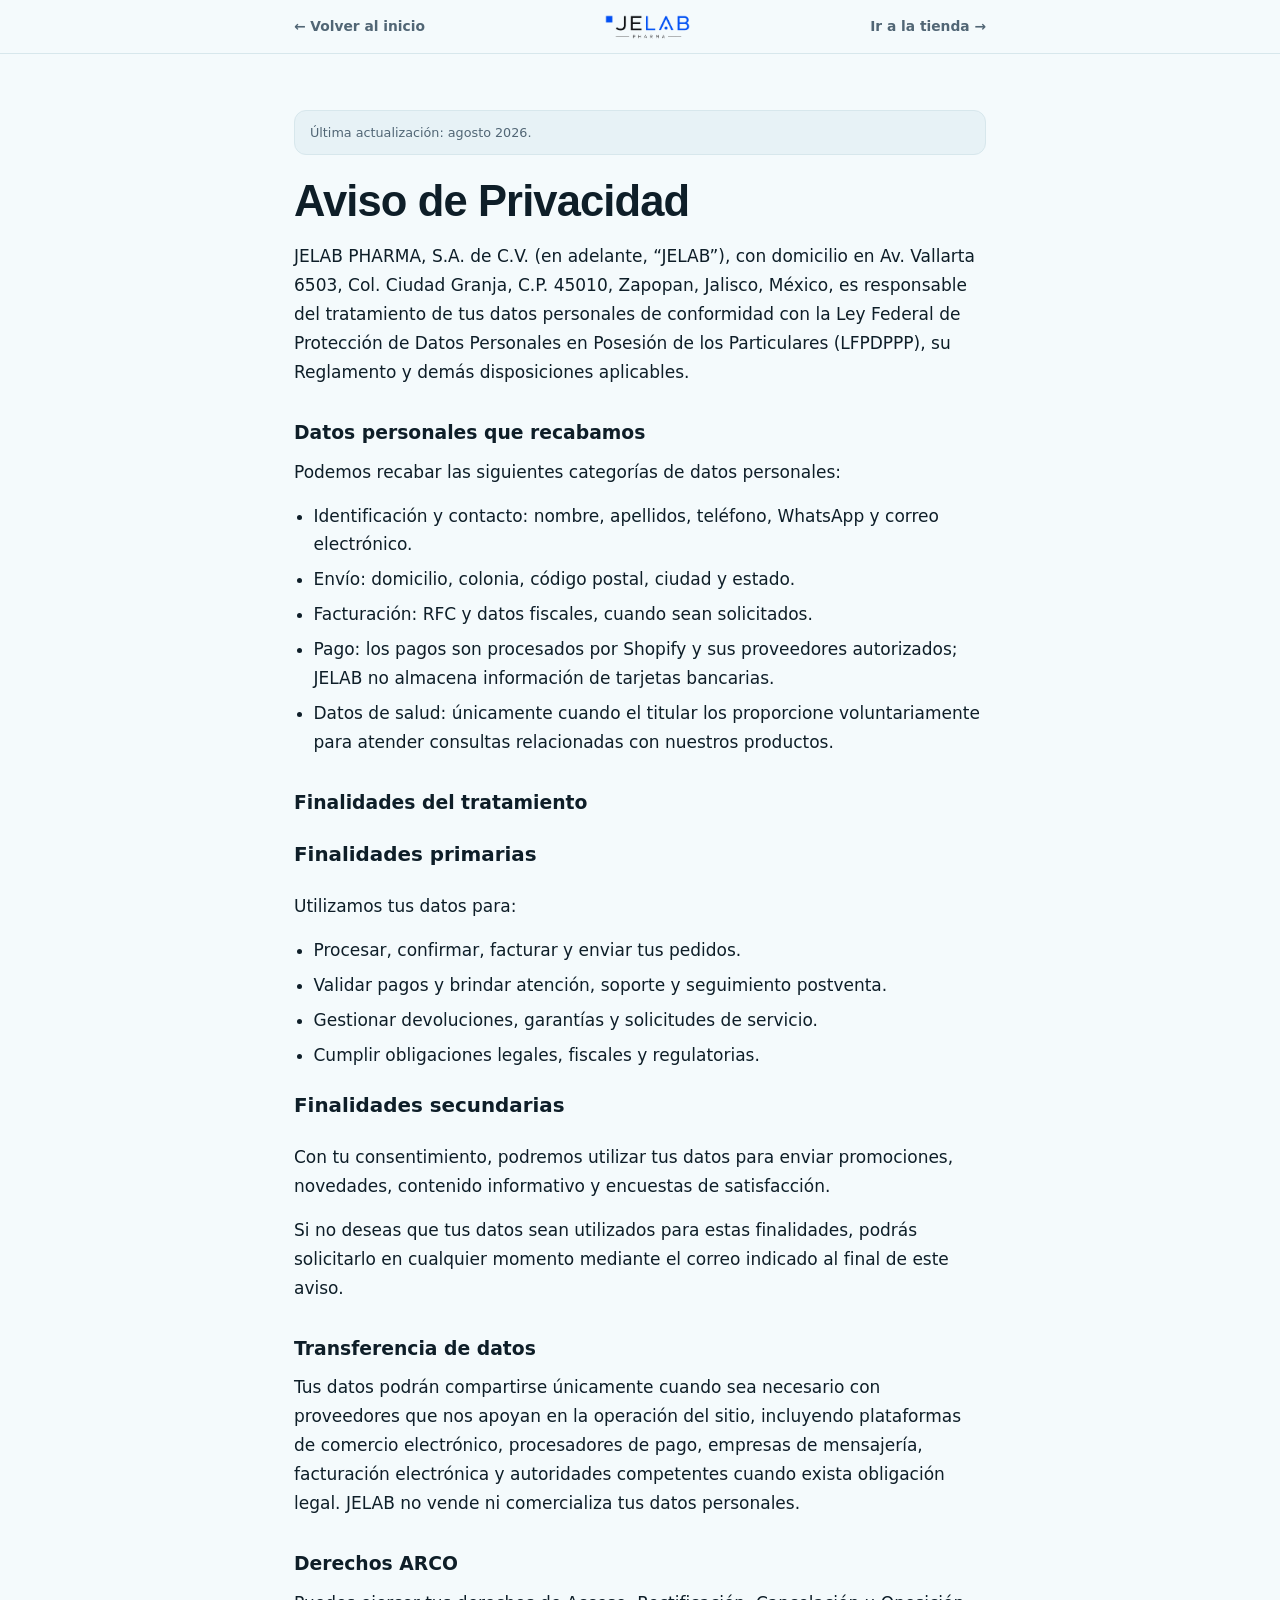
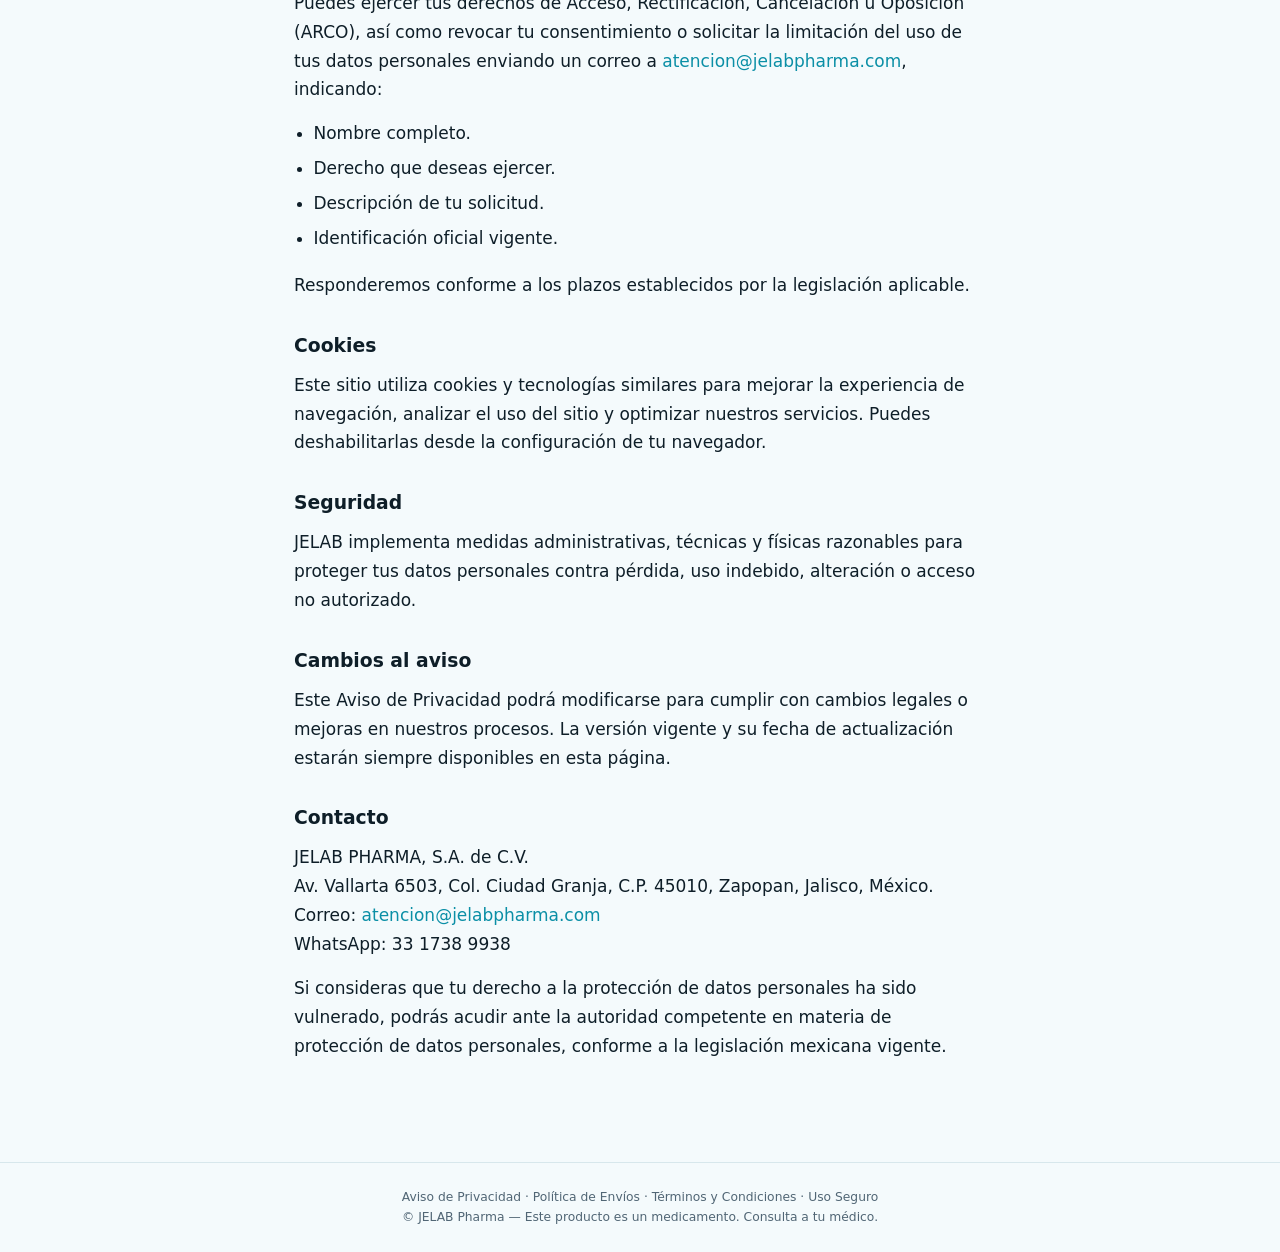
<file: aviso-privacidad.html>
<!doctype html>
<html lang="es">
<head>
<meta charset="utf-8">
<meta name="viewport" content="width=device-width, initial-scale=1">
<meta name="theme-color" content="#F4FAFC">
<title>Aviso de Privacidad — JELAB Pharma</title>
<meta name="description" content="Aviso de privacidad de JELAB PHARMA S.A. de C.V.">
<link rel="icon" href="favicon.png">
<link rel="stylesheet" href="legal.css">
</head>
<body>
<header class="site">
  <div class="wrap nav">
    <a class="back" href="index.html">← Volver al inicio</a>
    <a href="index.html" aria-label="JELAB Pharma"><img class="brand-logo" src="assets/logo-jelab.png" alt="JELAB Pharma"></a>
    <a class="back" href="tienda.html">Ir a la tienda →</a>
  </div>
</header>

<main class="wrap prose">
  <p class="updated">Última actualización: agosto 2026.</p>

  <h1>Aviso de Privacidad</h1>

  <p>JELAB PHARMA, S.A. de C.V. (en adelante, “JELAB”), con domicilio en Av. Vallarta 6503, Col. Ciudad Granja, C.P. 45010, Zapopan, Jalisco, México, es responsable del tratamiento de tus datos personales de conformidad con la Ley Federal de Protección de Datos Personales en Posesión de los Particulares (LFPDPPP), su Reglamento y demás disposiciones aplicables.</p>

  <h2>Datos personales que recabamos</h2>

  <p>Podemos recabar las siguientes categorías de datos personales:</p>

  <ul>
    <li>Identificación y contacto: nombre, apellidos, teléfono, WhatsApp y correo electrónico.</li>
    <li>Envío: domicilio, colonia, código postal, ciudad y estado.</li>
    <li>Facturación: RFC y datos fiscales, cuando sean solicitados.</li>
    <li>Pago: los pagos son procesados por Shopify y sus proveedores autorizados; JELAB no almacena información de tarjetas bancarias.</li>
    <li>Datos de salud: únicamente cuando el titular los proporcione voluntariamente para atender consultas relacionadas con nuestros productos.</li>
  </ul>

  <h2>Finalidades del tratamiento</h2>

  <h3>Finalidades primarias</h3>

  <p>Utilizamos tus datos para:</p>

  <ul>
    <li>Procesar, confirmar, facturar y enviar tus pedidos.</li>
    <li>Validar pagos y brindar atención, soporte y seguimiento postventa.</li>
    <li>Gestionar devoluciones, garantías y solicitudes de servicio.</li>
    <li>Cumplir obligaciones legales, fiscales y regulatorias.</li>
  </ul>

  <h3>Finalidades secundarias</h3>

  <p>Con tu consentimiento, podremos utilizar tus datos para enviar promociones, novedades, contenido informativo y encuestas de satisfacción.</p>

  <p>Si no deseas que tus datos sean utilizados para estas finalidades, podrás solicitarlo en cualquier momento mediante el correo indicado al final de este aviso.</p>

  <h2>Transferencia de datos</h2>

  <p>Tus datos podrán compartirse únicamente cuando sea necesario con proveedores que nos apoyan en la operación del sitio, incluyendo plataformas de comercio electrónico, procesadores de pago, empresas de mensajería, facturación electrónica y autoridades competentes cuando exista obligación legal. JELAB no vende ni comercializa tus datos personales.</p>

  <h2>Derechos ARCO</h2>

  <p>Puedes ejercer tus derechos de Acceso, Rectificación, Cancelación u Oposición (ARCO), así como revocar tu consentimiento o solicitar la limitación del uso de tus datos personales enviando un correo a <a href="mailto:atencion@jelabpharma.com">atencion@jelabpharma.com</a>, indicando:</p>

  <ul>
    <li>Nombre completo.</li>
    <li>Derecho que deseas ejercer.</li>
    <li>Descripción de tu solicitud.</li>
    <li>Identificación oficial vigente.</li>
  </ul>

  <p>Responderemos conforme a los plazos establecidos por la legislación aplicable.</p>

  <h2>Cookies</h2>

  <p>Este sitio utiliza cookies y tecnologías similares para mejorar la experiencia de navegación, analizar el uso del sitio y optimizar nuestros servicios. Puedes deshabilitarlas desde la configuración de tu navegador.</p>

  <h2>Seguridad</h2>

  <p>JELAB implementa medidas administrativas, técnicas y físicas razonables para proteger tus datos personales contra pérdida, uso indebido, alteración o acceso no autorizado.</p>

  <h2>Cambios al aviso</h2>

  <p>Este Aviso de Privacidad podrá modificarse para cumplir con cambios legales o mejoras en nuestros procesos. La versión vigente y su fecha de actualización estarán siempre disponibles en esta página.</p>

  <h2>Contacto</h2>

  <p>JELAB PHARMA, S.A. de C.V.<br>
  Av. Vallarta 6503, Col. Ciudad Granja, C.P. 45010, Zapopan, Jalisco, México.<br>
  Correo: <a href="mailto:atencion@jelabpharma.com">atencion@jelabpharma.com</a><br>
  WhatsApp: 33 1738 9938</p>

  <p>Si consideras que tu derecho a la protección de datos personales ha sido vulnerado, podrás acudir ante la autoridad competente en materia de protección de datos personales, conforme a la legislación mexicana vigente.</p>
</main>

<footer class="site">
  <div class="wrap">
    <a href="aviso-privacidad.html">Aviso de Privacidad</a> · <a href="politica-envios.html">Política de Envíos</a> · <a href="terminos.html">Términos y Condiciones</a> · <a href="uso-seguro.html">Uso Seguro</a><br>
    © JELAB Pharma — Este producto es un medicamento. Consulta a tu médico.
  </div>
</footer>
</body>
</html>
</file>
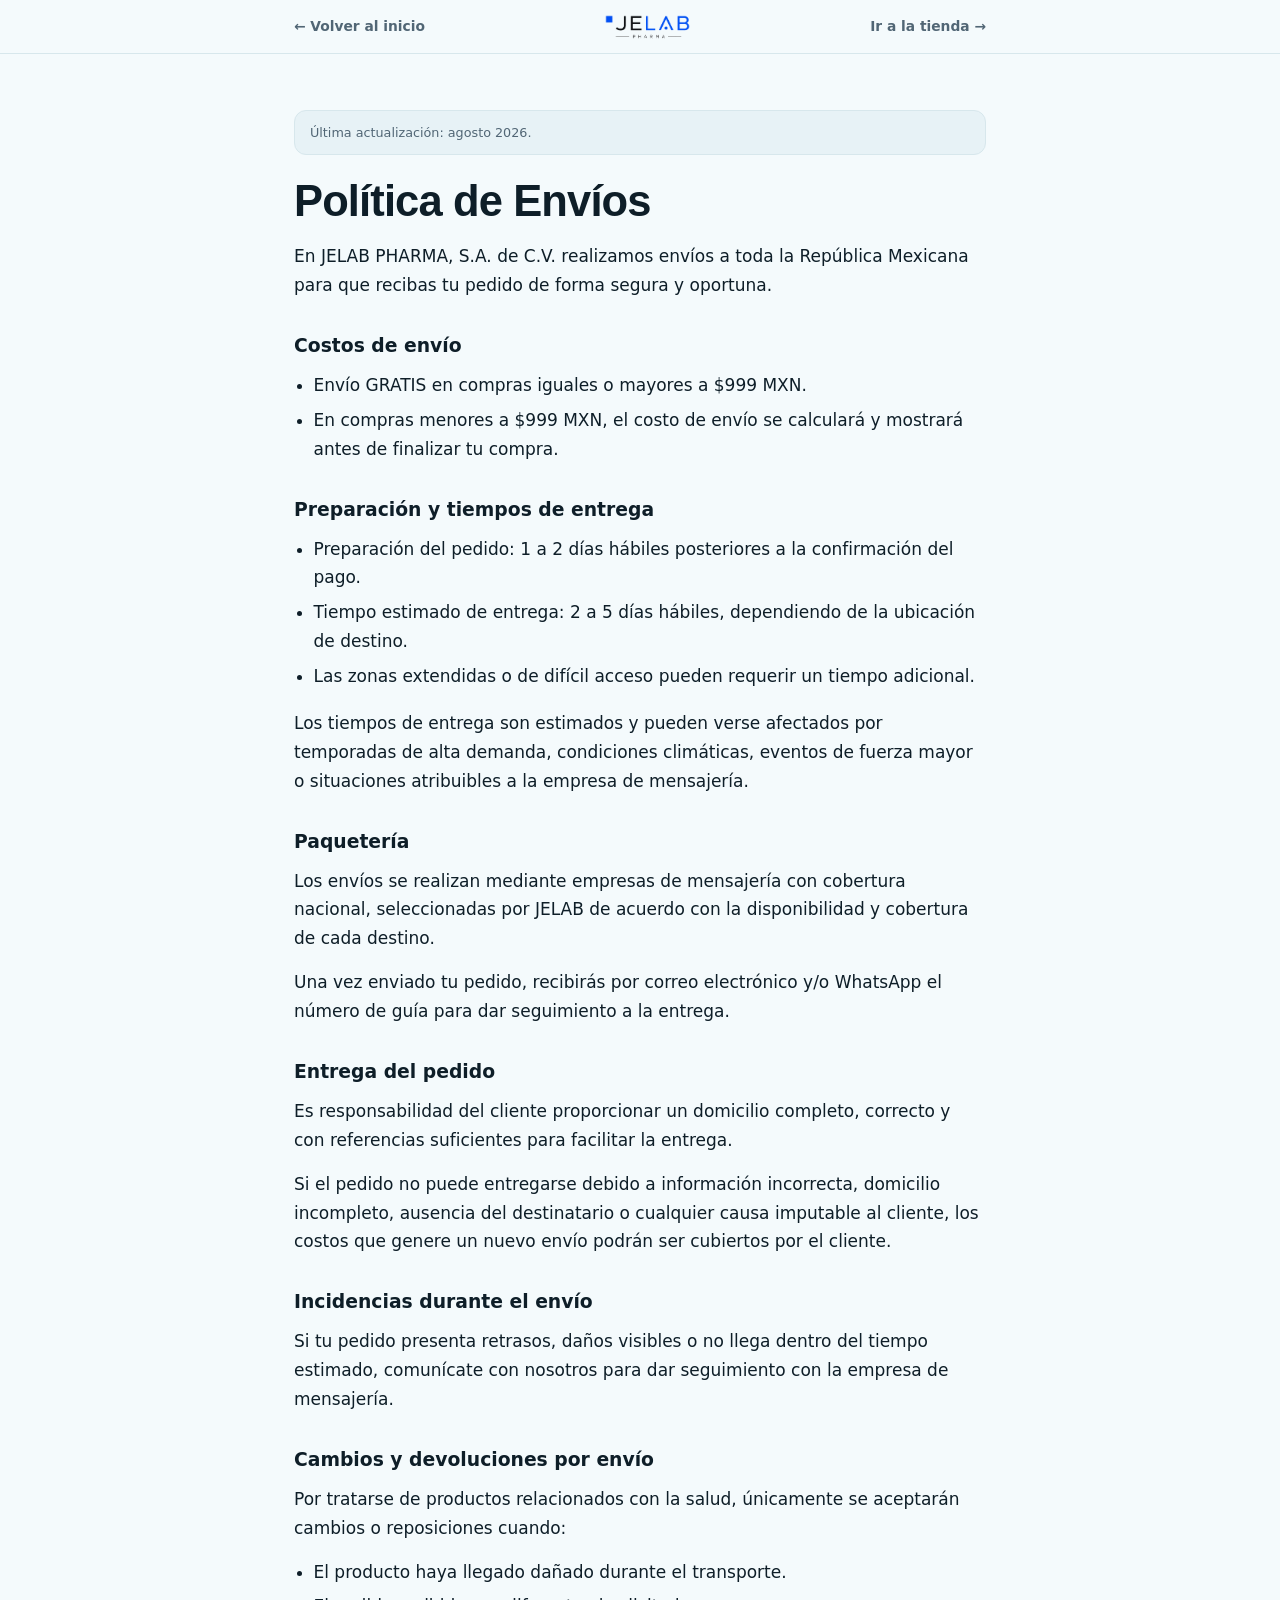
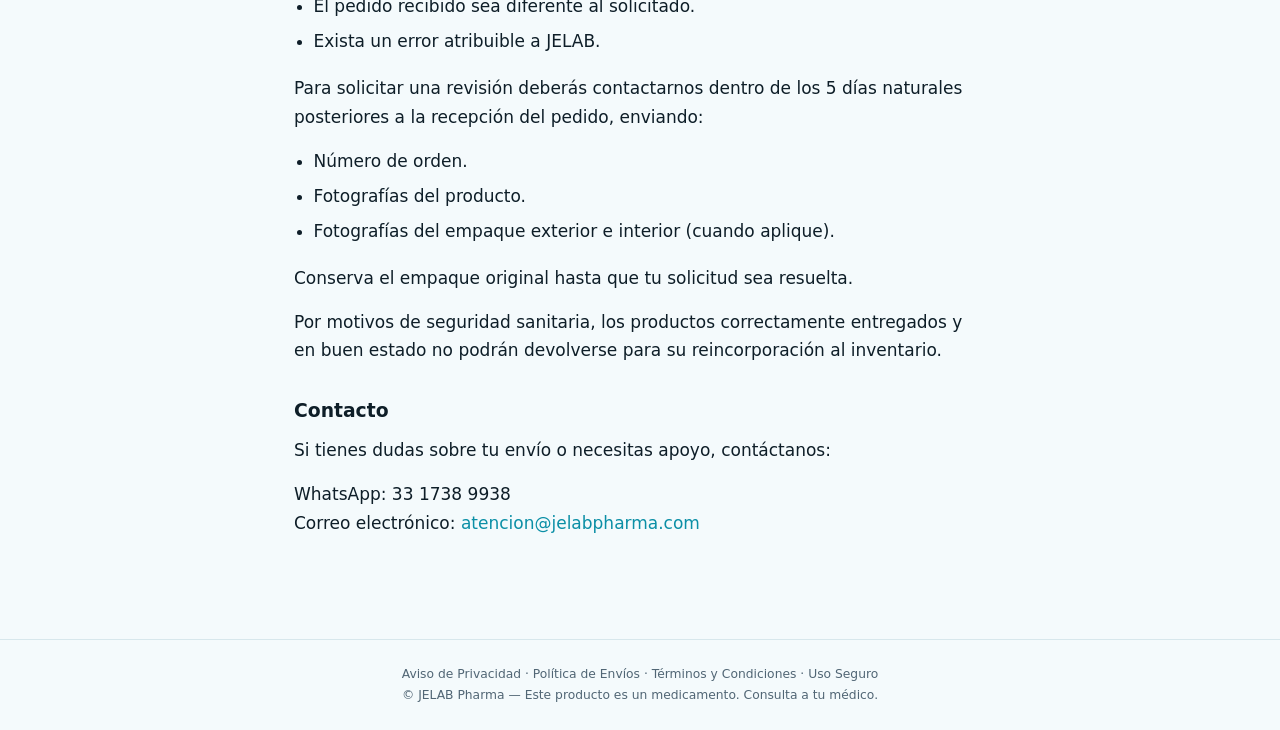
<file: politica-envios.html>
<!doctype html>
<html lang="es">
<head>
<meta charset="utf-8">
<meta name="viewport" content="width=device-width, initial-scale=1">
<meta name="theme-color" content="#F4FAFC">
<title>Política de Envíos — JELAB Pharma</title>
<meta name="description" content="Política de envíos de JELAB PHARMA: cobertura, tiempos y costos.">
<link rel="icon" href="favicon.png">
<link rel="stylesheet" href="legal.css">
</head>
<body>
<header class="site">
  <div class="wrap nav">
    <a class="back" href="index.html">← Volver al inicio</a>
    <a href="index.html" aria-label="JELAB Pharma"><img class="brand-logo" src="assets/logo-jelab.png" alt="JELAB Pharma"></a>
    <a class="back" href="tienda.html">Ir a la tienda →</a>
  </div>
</header>

<main class="wrap prose">
  <p class="updated">Última actualización: agosto 2026.</p>

  <h1>Política de Envíos</h1>

  <p>En JELAB PHARMA, S.A. de C.V. realizamos envíos a toda la República Mexicana para que recibas tu pedido de forma segura y oportuna.</p>

  <h2>Costos de envío</h2>

  <ul>
    <li>Envío GRATIS en compras iguales o mayores a $999 MXN.</li>
    <li>En compras menores a $999 MXN, el costo de envío se calculará y mostrará antes de finalizar tu compra.</li>
  </ul>

  <h2>Preparación y tiempos de entrega</h2>

  <ul>
    <li>Preparación del pedido: 1 a 2 días hábiles posteriores a la confirmación del pago.</li>
    <li>Tiempo estimado de entrega: 2 a 5 días hábiles, dependiendo de la ubicación de destino.</li>
    <li>Las zonas extendidas o de difícil acceso pueden requerir un tiempo adicional.</li>
  </ul>

  <p>Los tiempos de entrega son estimados y pueden verse afectados por temporadas de alta demanda, condiciones climáticas, eventos de fuerza mayor o situaciones atribuibles a la empresa de mensajería.</p>

  <h2>Paquetería</h2>

  <p>Los envíos se realizan mediante empresas de mensajería con cobertura nacional, seleccionadas por JELAB de acuerdo con la disponibilidad y cobertura de cada destino.</p>

  <p>Una vez enviado tu pedido, recibirás por correo electrónico y/o WhatsApp el número de guía para dar seguimiento a la entrega.</p>

  <h2>Entrega del pedido</h2>

  <p>Es responsabilidad del cliente proporcionar un domicilio completo, correcto y con referencias suficientes para facilitar la entrega.</p>

  <p>Si el pedido no puede entregarse debido a información incorrecta, domicilio incompleto, ausencia del destinatario o cualquier causa imputable al cliente, los costos que genere un nuevo envío podrán ser cubiertos por el cliente.</p>

  <h2>Incidencias durante el envío</h2>

  <p>Si tu pedido presenta retrasos, daños visibles o no llega dentro del tiempo estimado, comunícate con nosotros para dar seguimiento con la empresa de mensajería.</p>

  <h2>Cambios y devoluciones por envío</h2>

  <p>Por tratarse de productos relacionados con la salud, únicamente se aceptarán cambios o reposiciones cuando:</p>

  <ul>
    <li>El producto haya llegado dañado durante el transporte.</li>
    <li>El pedido recibido sea diferente al solicitado.</li>
    <li>Exista un error atribuible a JELAB.</li>
  </ul>

  <p>Para solicitar una revisión deberás contactarnos dentro de los 5 días naturales posteriores a la recepción del pedido, enviando:</p>

  <ul>
    <li>Número de orden.</li>
    <li>Fotografías del producto.</li>
    <li>Fotografías del empaque exterior e interior (cuando aplique).</li>
  </ul>

  <p>Conserva el empaque original hasta que tu solicitud sea resuelta.</p>

  <p>Por motivos de seguridad sanitaria, los productos correctamente entregados y en buen estado no podrán devolverse para su reincorporación al inventario.</p>

  <h2>Contacto</h2>

  <p>Si tienes dudas sobre tu envío o necesitas apoyo, contáctanos:</p>

  <p>WhatsApp: 33 1738 9938<br>
  Correo electrónico: <a href="mailto:atencion@jelabpharma.com">atencion@jelabpharma.com</a></p>
</main>

<footer class="site">
  <div class="wrap">
    <a href="aviso-privacidad.html">Aviso de Privacidad</a> · <a href="politica-envios.html">Política de Envíos</a> · <a href="terminos.html">Términos y Condiciones</a> · <a href="uso-seguro.html">Uso Seguro</a><br>
    © JELAB Pharma — Este producto es un medicamento. Consulta a tu médico.
  </div>
</footer>
</body>
</html>
</file>
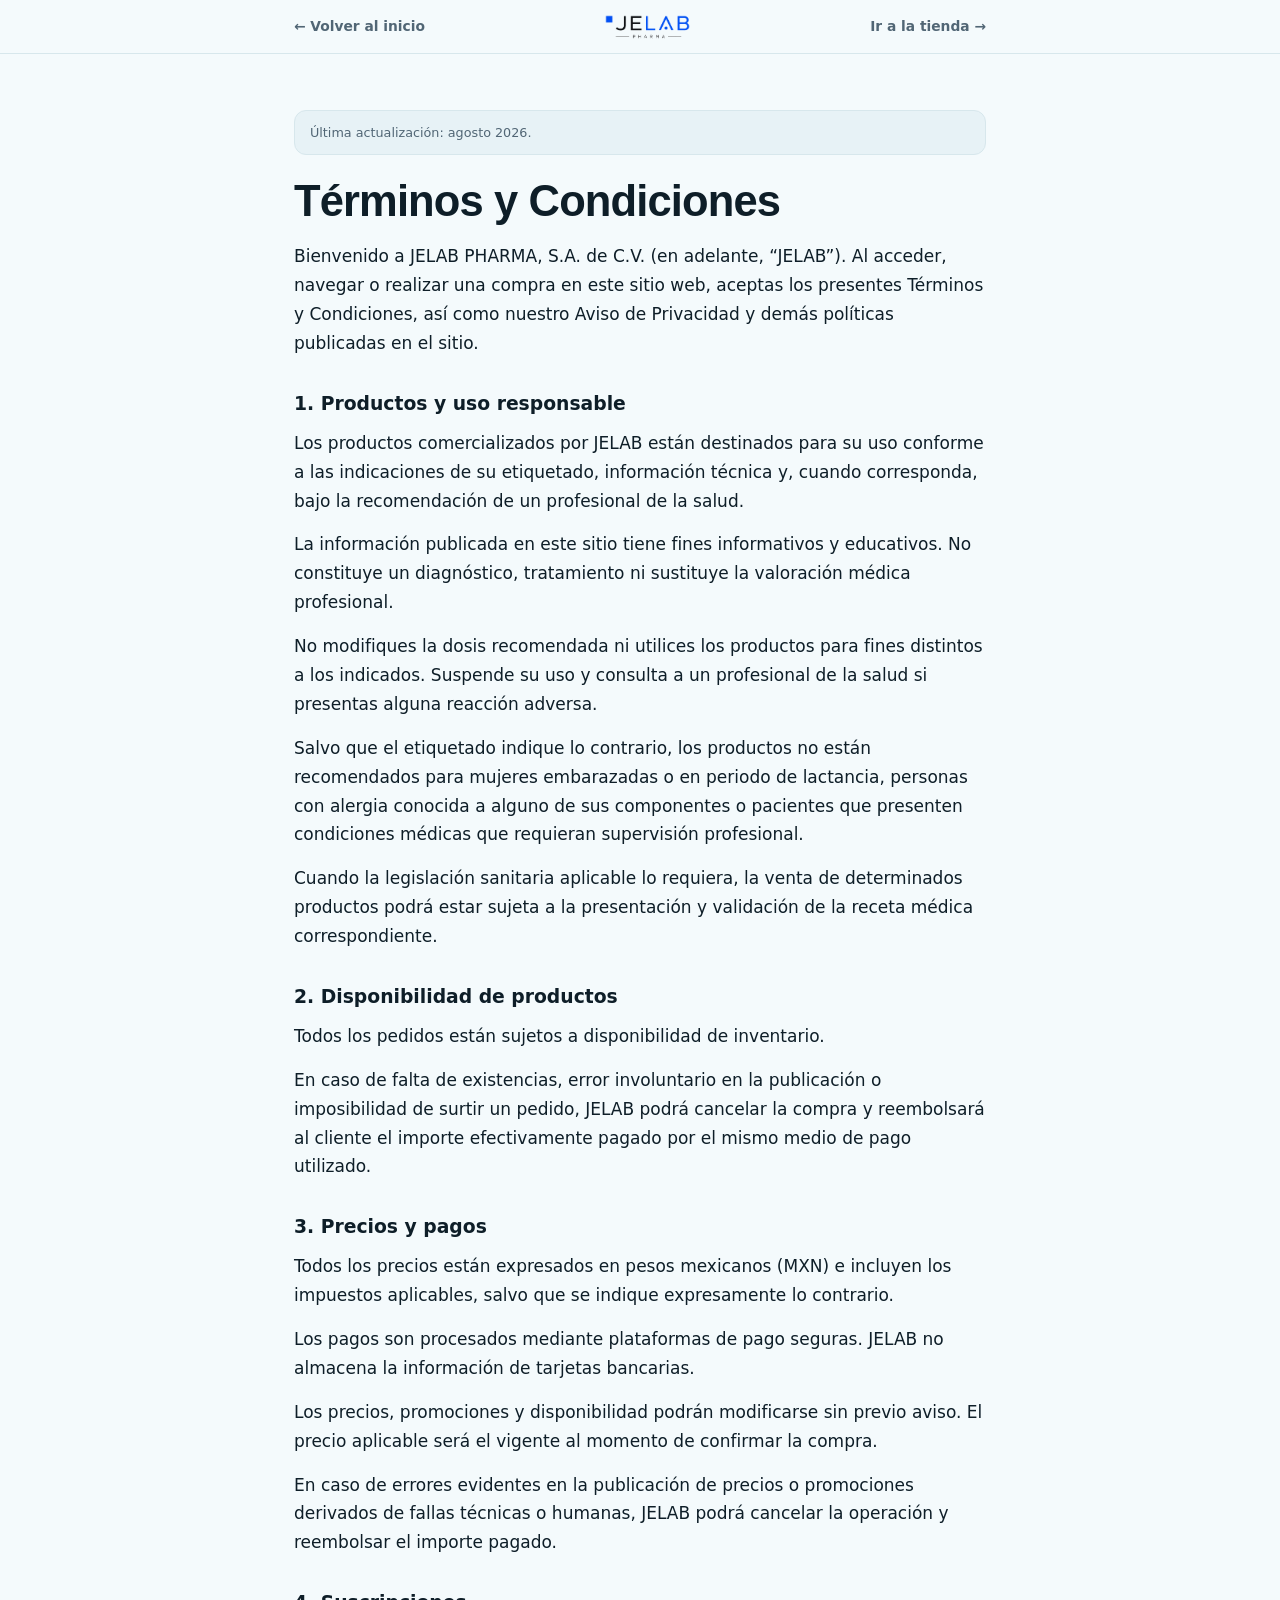
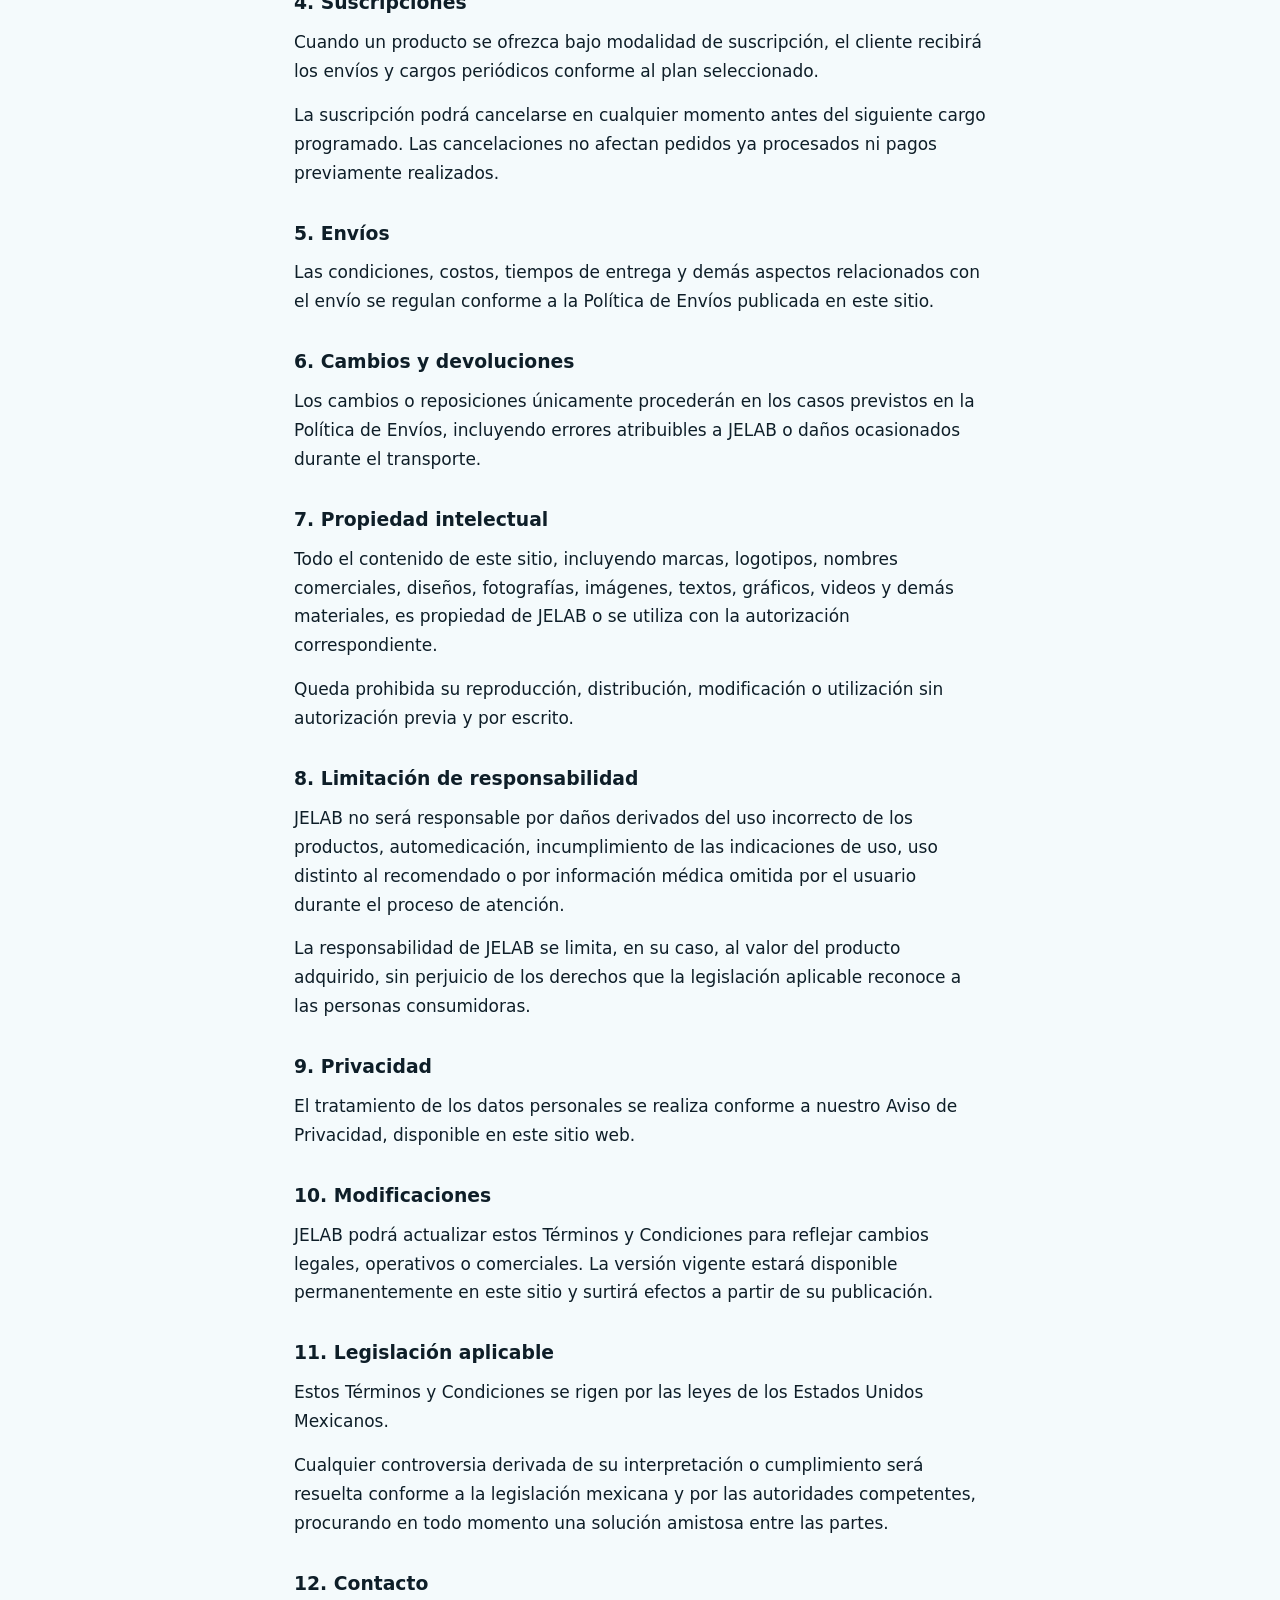
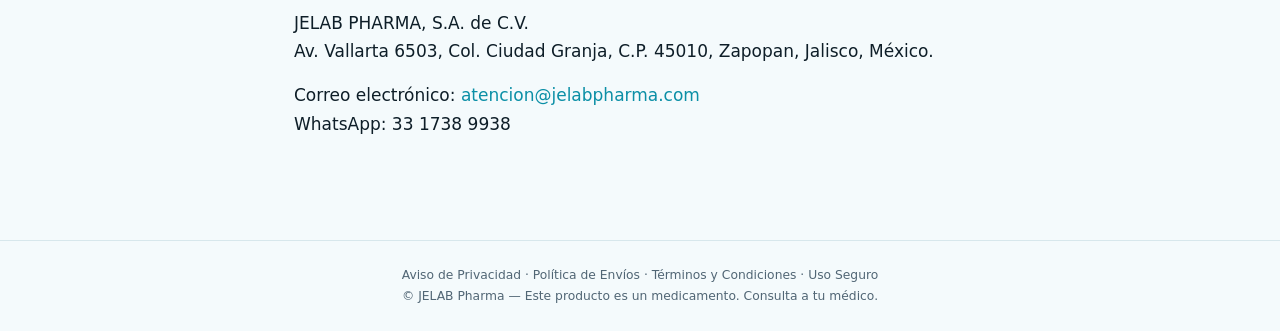
<file: terminos.html>
<!doctype html>
<html lang="es">
<head>
<meta charset="utf-8">
<meta name="viewport" content="width=device-width, initial-scale=1">
<meta name="theme-color" content="#F4FAFC">
<title>Términos y Condiciones — JELAB Pharma</title>
<meta name="description" content="Términos y condiciones de compra en JELAB PHARMA.">
<link rel="icon" href="favicon.png">
<link rel="stylesheet" href="legal.css">
</head>
<body>
<header class="site">
  <div class="wrap nav">
    <a class="back" href="index.html">← Volver al inicio</a>
    <a href="index.html" aria-label="JELAB Pharma"><img class="brand-logo" src="assets/logo-jelab.png" alt="JELAB Pharma"></a>
    <a class="back" href="tienda.html">Ir a la tienda →</a>
  </div>
</header>

<main class="wrap prose">
  <p class="updated">Última actualización: agosto 2026.</p>

  <h1>Términos y Condiciones</h1>

  <p>Bienvenido a JELAB PHARMA, S.A. de C.V. (en adelante, “JELAB”). Al acceder, navegar o realizar una compra en este sitio web, aceptas los presentes Términos y Condiciones, así como nuestro Aviso de Privacidad y demás políticas publicadas en el sitio.</p>

  <h2>1. Productos y uso responsable</h2>

  <p>Los productos comercializados por JELAB están destinados para su uso conforme a las indicaciones de su etiquetado, información técnica y, cuando corresponda, bajo la recomendación de un profesional de la salud.</p>

  <p>La información publicada en este sitio tiene fines informativos y educativos. No constituye un diagnóstico, tratamiento ni sustituye la valoración médica profesional.</p>

  <p>No modifiques la dosis recomendada ni utilices los productos para fines distintos a los indicados. Suspende su uso y consulta a un profesional de la salud si presentas alguna reacción adversa.</p>

  <p>Salvo que el etiquetado indique lo contrario, los productos no están recomendados para mujeres embarazadas o en periodo de lactancia, personas con alergia conocida a alguno de sus componentes o pacientes que presenten condiciones médicas que requieran supervisión profesional.</p>

  <p>Cuando la legislación sanitaria aplicable lo requiera, la venta de determinados productos podrá estar sujeta a la presentación y validación de la receta médica correspondiente.</p>

  <h2>2. Disponibilidad de productos</h2>

  <p>Todos los pedidos están sujetos a disponibilidad de inventario.</p>

  <p>En caso de falta de existencias, error involuntario en la publicación o imposibilidad de surtir un pedido, JELAB podrá cancelar la compra y reembolsará al cliente el importe efectivamente pagado por el mismo medio de pago utilizado.</p>

  <h2>3. Precios y pagos</h2>

  <p>Todos los precios están expresados en pesos mexicanos (MXN) e incluyen los impuestos aplicables, salvo que se indique expresamente lo contrario.</p>

  <p>Los pagos son procesados mediante plataformas de pago seguras. JELAB no almacena la información de tarjetas bancarias.</p>

  <p>Los precios, promociones y disponibilidad podrán modificarse sin previo aviso. El precio aplicable será el vigente al momento de confirmar la compra.</p>

  <p>En caso de errores evidentes en la publicación de precios o promociones derivados de fallas técnicas o humanas, JELAB podrá cancelar la operación y reembolsar el importe pagado.</p>

  <h2>4. Suscripciones</h2>

  <p>Cuando un producto se ofrezca bajo modalidad de suscripción, el cliente recibirá los envíos y cargos periódicos conforme al plan seleccionado.</p>

  <p>La suscripción podrá cancelarse en cualquier momento antes del siguiente cargo programado. Las cancelaciones no afectan pedidos ya procesados ni pagos previamente realizados.</p>

  <h2>5. Envíos</h2>

  <p>Las condiciones, costos, tiempos de entrega y demás aspectos relacionados con el envío se regulan conforme a la Política de Envíos publicada en este sitio.</p>

  <h2>6. Cambios y devoluciones</h2>

  <p>Los cambios o reposiciones únicamente procederán en los casos previstos en la Política de Envíos, incluyendo errores atribuibles a JELAB o daños ocasionados durante el transporte.</p>

  <h2>7. Propiedad intelectual</h2>

  <p>Todo el contenido de este sitio, incluyendo marcas, logotipos, nombres comerciales, diseños, fotografías, imágenes, textos, gráficos, videos y demás materiales, es propiedad de JELAB o se utiliza con la autorización correspondiente.</p>

  <p>Queda prohibida su reproducción, distribución, modificación o utilización sin autorización previa y por escrito.</p>

  <h2>8. Limitación de responsabilidad</h2>

  <p>JELAB no será responsable por daños derivados del uso incorrecto de los productos, automedicación, incumplimiento de las indicaciones de uso, uso distinto al recomendado o por información médica omitida por el usuario durante el proceso de atención.</p>

  <p>La responsabilidad de JELAB se limita, en su caso, al valor del producto adquirido, sin perjuicio de los derechos que la legislación aplicable reconoce a las personas consumidoras.</p>

  <h2>9. Privacidad</h2>

  <p>El tratamiento de los datos personales se realiza conforme a nuestro Aviso de Privacidad, disponible en este sitio web.</p>

  <h2>10. Modificaciones</h2>

  <p>JELAB podrá actualizar estos Términos y Condiciones para reflejar cambios legales, operativos o comerciales. La versión vigente estará disponible permanentemente en este sitio y surtirá efectos a partir de su publicación.</p>

  <h2>11. Legislación aplicable</h2>

  <p>Estos Términos y Condiciones se rigen por las leyes de los Estados Unidos Mexicanos.</p>

  <p>Cualquier controversia derivada de su interpretación o cumplimiento será resuelta conforme a la legislación mexicana y por las autoridades competentes, procurando en todo momento una solución amistosa entre las partes.</p>

  <h2>12. Contacto</h2>

  <p>JELAB PHARMA, S.A. de C.V.<br>
  Av. Vallarta 6503, Col. Ciudad Granja, C.P. 45010, Zapopan, Jalisco, México.</p>

  <p>Correo electrónico: <a href="mailto:atencion@jelabpharma.com">atencion@jelabpharma.com</a><br>
  WhatsApp: 33 1738 9938</p>
</main>

<footer class="site">
  <div class="wrap">
    <a href="aviso-privacidad.html">Aviso de Privacidad</a> · <a href="politica-envios.html">Política de Envíos</a> · <a href="terminos.html">Términos y Condiciones</a> · <a href="uso-seguro.html">Uso Seguro</a><br>
    © JELAB Pharma — Este producto es un medicamento. Consulta a tu médico.
  </div>
</footer>
</body>
</html>
</file>
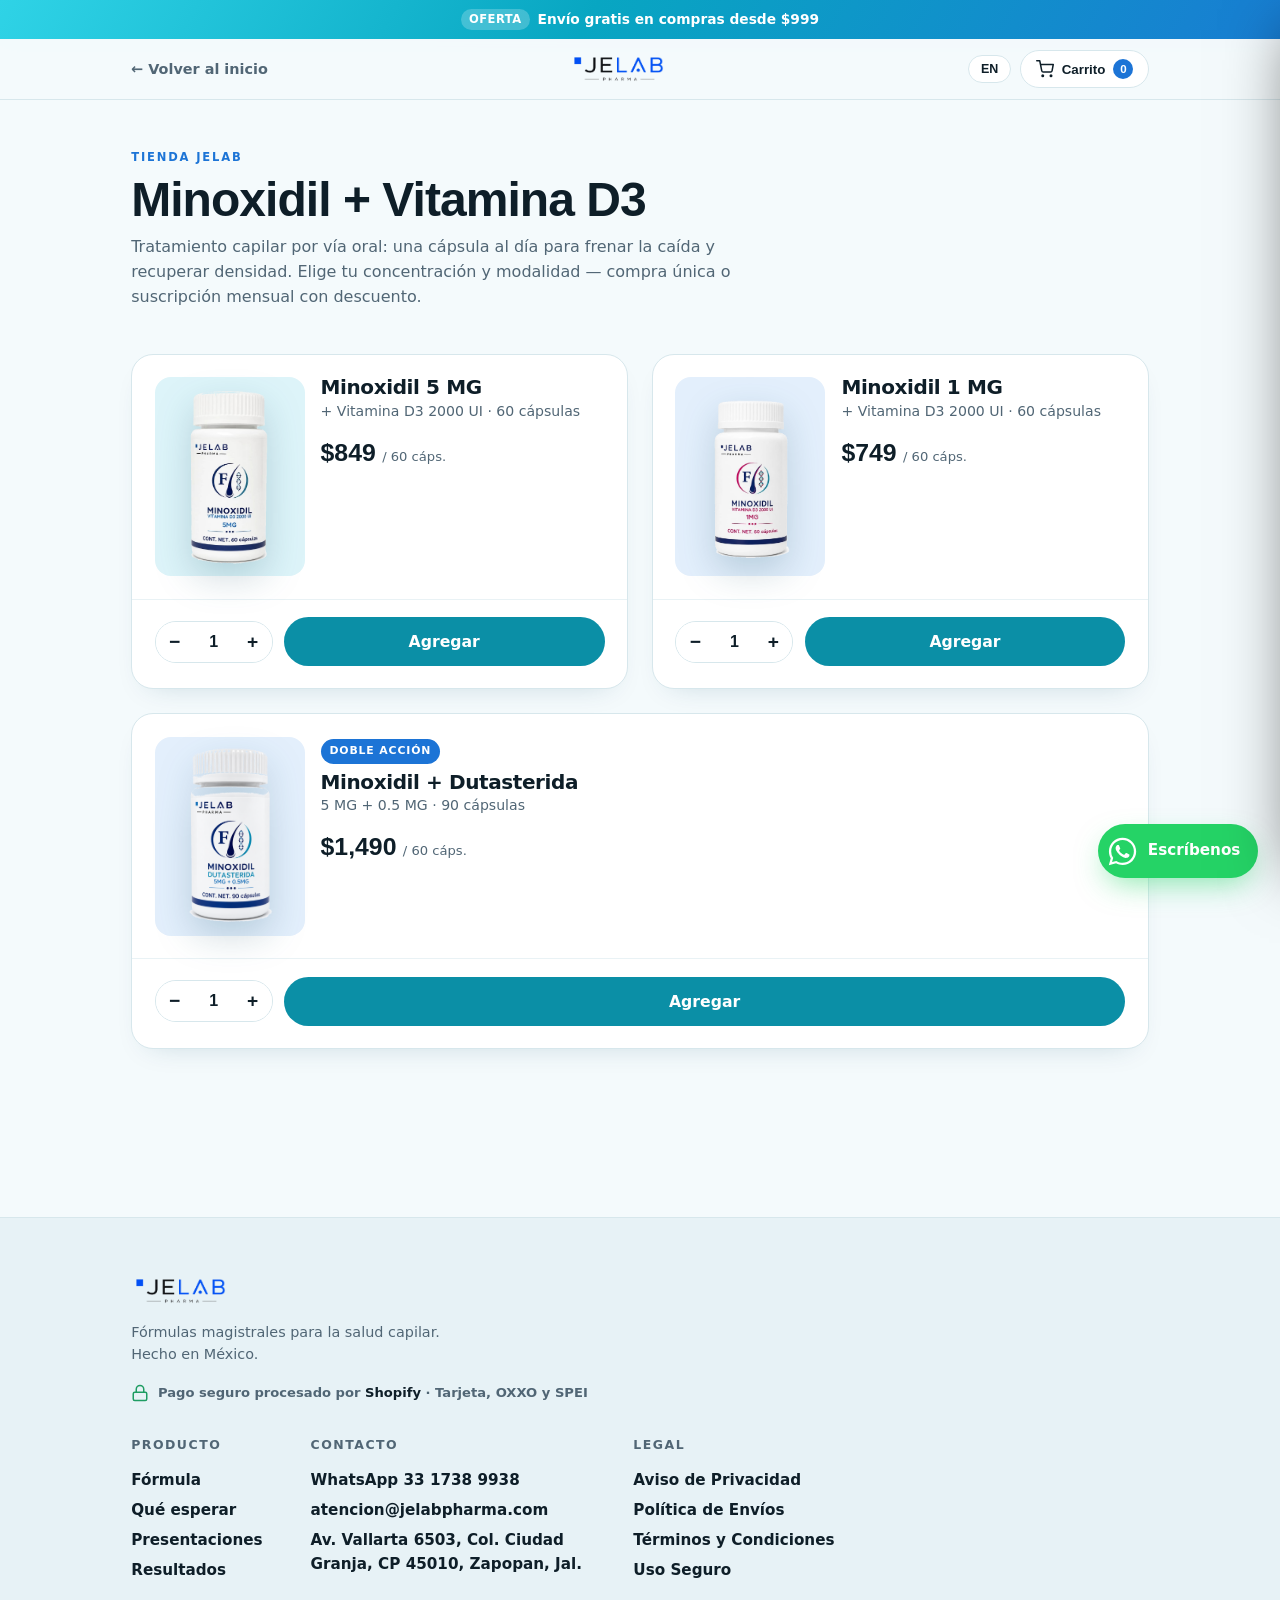
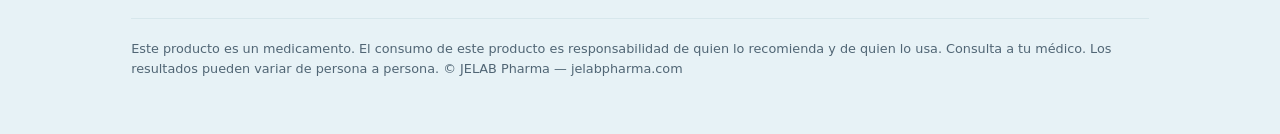
<file: tienda.html>
<!doctype html>
<html lang="es">
<head>
<meta charset="utf-8">
<meta name="viewport" content="width=device-width, initial-scale=1">
<meta name="theme-color" content="#F4FAFC">
<title>Comprar Minoxidil + Vitamina D3 en cápsulas | JELAB Pharma</title>
<meta name="description" content="Compra Minoxidil oral con Vitamina D3 en cápsulas: una toma al día para frenar la caída del cabello. Envío a todo México y pago seguro.">
<meta name="keywords" content="comprar minoxidil, minoxidil oral, minoxidil cápsulas, minoxidil vitamina D3, minoxidil México, minoxidil 5 mg, minoxidil 1 mg, tratamiento capilar">
<meta name="robots" content="index, follow, max-image-preview:large">
<link rel="canonical" href="https://jelabpharma.com/tienda.html">
<link rel="icon" href="favicon.png">

<!-- Meta (Facebook) Pixel Code -->
<script>
!function(f,b,e,v,n,t,s)
{if(f.fbq)return;n=f.fbq=function(){n.callMethod?
n.callMethod.apply(n,arguments):n.queue.push(arguments)};
if(!f._fbq)f._fbq=n;n.push=n;n.loaded=!0;n.version='2.0';
n.queue=[];t=b.createElement(e);t.async=!0;
t.src=v;s=b.getElementsByTagName(e)[0];
s.parentNode.insertBefore(t,s)}(window, document,'script',
'https://connect.facebook.net/en_US/fbevents.js');
fbq('init', '4634208460238734');
fbq('track', 'PageView');
</script>
<noscript><img height="1" width="1" style="display:none"
src="https://www.facebook.com/tr?id=4634208460238734&ev=PageView&noscript=1"/></noscript>
<!-- End Meta Pixel Code -->
<meta property="og:type" content="website">
<meta property="og:site_name" content="JELAB Pharma">
<meta property="og:title" content="Comprar Minoxidil + Vitamina D3 en cápsulas | JELAB Pharma">
<meta property="og:description" content="Minoxidil oral con Vitamina D3, una toma al día. Envío a todo México, pago seguro.">
<meta property="og:url" content="https://jelabpharma.com/tienda.html">
<meta property="og:image" content="https://jelabpharma.com/assets/img04.png">
<meta property="og:locale" content="es_MX">
<meta name="twitter:card" content="summary_large_image">
<style>
  :root{
    color-scheme: light;
    --bg:#F4FAFC;--bg-2:#E7F2F6;--surface:#FFFFFF;--tint-v:#DDF4F9;--tint-m:#E3EFFC;
    --ink:#0E1E28;--ink-2:#516675;--violet:#0B8FA6;--violet-bright:#22CFE4;--magenta:#1C74D6;
    --line:#D7E7EC;--line-2:#E9F2F5;--ok:#1F9D63;
    --shadow:0 24px 60px -30px rgba(10,70,95,.28);--shadow-sm:0 12px 30px -18px rgba(10,70,95,.22);
    --grad:linear-gradient(120deg,#2FD3E6 0%,#08A6C2 46%,#1C74D6 112%);
    --display:"Arial Black","Arial Bold",Arial,system-ui,sans-serif;
    --sans:system-ui,-apple-system,"Segoe UI",Roboto,Helvetica,Arial,sans-serif;
    --edge:clamp(18px,4vw,56px);--maxw:1120px;
  }

  *{box-sizing:border-box}
  body{margin:0;background:var(--bg);color:var(--ink);font-family:var(--sans);font-size:16px;line-height:1.55;
    -webkit-font-smoothing:antialiased}
  h1,h2,h3{font-family:var(--display);font-weight:900;letter-spacing:-.02em;line-height:1.05;margin:0;text-wrap:balance}
  p{margin:0}a{color:inherit;text-decoration:none}img{max-width:100%;display:block}
  .wrap{max-width:var(--maxw);margin:0 auto;padding-inline:var(--edge)}
  .tnum{font-variant-numeric:tabular-nums}
  .brand-logo{height:34px;width:auto;display:block}

  .btn{display:inline-flex;align-items:center;justify-content:center;gap:.5rem;font-weight:700;font-size:.98rem;
    font-family:var(--sans);padding:.8rem 1.3rem;border-radius:999px;border:2px solid transparent;cursor:pointer;
    transition:transform .15s ease,background .15s ease,filter .15s ease}
  .btn:focus-visible{outline:3px solid var(--violet-bright);outline-offset:3px}
  .btn-primary{background:var(--violet);color:#fff}
  .btn-primary:hover{transform:translateY(-2px);background:var(--violet-bright)}
  .btn-grad{background:var(--grad);color:#fff}
  .btn-grad:hover{transform:translateY(-2px);filter:brightness(1.05)}
  .btn-ghost{background:transparent;color:var(--ink);border-color:var(--line)}
  .btn-ghost:hover{border-color:var(--violet);color:var(--violet)}
  .btn-wa{background:#1FA855;color:#fff}.btn-wa:hover{transform:translateY(-2px);filter:brightness(1.06)}
  .btn:disabled{opacity:.5;cursor:not-allowed;transform:none}
  .btn.block{width:100%}

  /* barra superior dinámica (info + promos) */
  .topbar{background:var(--grad);color:#fff;font-size:.86rem;font-weight:700;text-align:center;
    padding:.55rem 1rem;min-height:38px;display:flex;align-items:center;justify-content:center;overflow:hidden}
  .topbar .msg{display:inline-flex;gap:.5rem;align-items:center;justify-content:center;
    transition:opacity .4s ease,transform .4s ease;will-change:opacity,transform}
  .topbar .msg.out{opacity:0;transform:translateY(-6px)}
  .topbar b{font-weight:900}
  .topbar .tag-oferta{background:rgba(255,255,255,.22);border-radius:999px;padding:.1rem .5rem;font-size:.72rem;
    font-weight:900;letter-spacing:.04em;text-transform:uppercase}

  /* header */
  header.site{position:sticky;top:0;z-index:30;background:color-mix(in srgb,var(--bg) 88%,transparent);
    backdrop-filter:saturate(1.2) blur(10px);border-bottom:1px solid var(--line)}
  .nav{display:flex;align-items:center;justify-content:space-between;gap:1rem;padding-block:.7rem}
  .nav .back{font-weight:600;color:var(--ink-2);font-size:.9rem}
  .nav .back:hover{color:var(--violet)}
  .cart-btn{position:relative;background:var(--surface);border:1px solid var(--line);border-radius:999px;
    padding:.5rem .9rem;font-weight:700;cursor:pointer;display:flex;align-items:center;gap:.5rem;color:var(--ink)}
  .cart-btn .count{background:var(--magenta);color:#fff;border-radius:999px;min-width:20px;height:20px;
    font-size:.72rem;display:grid;place-items:center;padding:0 5px}
  .lang-btn{border:1.5px solid var(--line);background:var(--surface);color:var(--ink);border-radius:999px;
    font-weight:800;font-size:.78rem;padding:.42rem .72rem;cursor:pointer;line-height:1;
    transition:border-color .15s ease,color .15s ease}
  .lang-btn:hover{border-color:var(--violet);color:var(--violet)}

  /* hero tienda */
  .shop-head{padding-block:clamp(28px,4vw,44px)}
  .shop-head .eyebrow{font-weight:700;font-size:.72rem;letter-spacing:.16em;text-transform:uppercase;color:var(--magenta)}
  .shop-head h1{font-size:clamp(2rem,4.6vw,3rem);margin-top:.4rem}
  .shop-head p{color:var(--ink-2);margin-top:.6rem;max-width:60ch}
  .shop-feats{list-style:none;margin:1.1rem 0 0;padding:0;display:flex;flex-wrap:wrap;gap:.55rem .9rem}
  .shop-feats li{display:flex;align-items:center;gap:.5rem;background:var(--surface);border:1px solid var(--line);
    border-radius:999px;padding:.4rem .9rem;font-size:.84rem;font-weight:700;color:var(--ink);box-shadow:var(--shadow-sm)}
  .shop-feats li::before{content:"";width:7px;height:7px;border-radius:50%;background:var(--violet);flex:0 0 auto}

  /* catálogo */
  .grid{display:grid;grid-template-columns:1fr 1fr;gap:clamp(16px,3vw,24px);padding-bottom:clamp(40px,6vw,72px)}
  @media (max-width:760px){.grid{grid-template-columns:1fr}}
  .card{background:var(--surface);border:1px solid var(--line);border-radius:22px;overflow:hidden;
    box-shadow:var(--shadow-sm);display:flex;flex-direction:column}
  .card .top{display:grid;grid-template-columns:150px 1fr;gap:1rem;padding:1.4rem}
  @media (max-width:460px){.card .top{grid-template-columns:1fr;justify-items:center;text-align:center}}
  .card .pic{border-radius:16px;padding:.6rem;display:grid;place-items:center}
  .card.alta .pic{background:var(--tint-v)}.card.inicial .pic{background:var(--tint-m)}
  .card .pic img{height:180px;width:auto;object-fit:contain;filter:drop-shadow(0 14px 18px rgba(10,70,95,.20))}
  .card .tag{display:inline-block;font-weight:800;font-size:.68rem;letter-spacing:.08em;text-transform:uppercase;
    padding:.26rem .55rem;border-radius:999px;margin-bottom:.5rem;color:#fff}
  .card.alta .tag{background:var(--violet)}.card.inicial .tag{background:var(--magenta)}
  .card.doble{grid-column:1 / -1}
  .card.doble .pic{background:var(--tint-m)}
  .card.doble .tag{background:var(--magenta)}
  .card h3{font-family:var(--sans);font-weight:900;font-size:1.25rem}
  .card .dose{color:var(--ink-2);font-size:.88rem;margin-top:.15rem}
  .card .price{display:flex;align-items:baseline;gap:.4rem;margin-top:.7rem}
  .card .price .big{font-family:var(--display);font-weight:900;font-size:1.55rem}
  .card .price .per{font-size:.82rem;color:var(--ink-2)}
  .card .buy{border-top:1px solid var(--line-2);padding:1.1rem 1.4rem 1.4rem;display:flex;flex-direction:column;gap:.8rem}
  .modes{display:flex;gap:.4rem;background:var(--bg-2);border-radius:12px;padding:.3rem}
  .modes label{flex:1;text-align:center;font-size:.82rem;font-weight:700;padding:.5rem .3rem;border-radius:9px;
    cursor:pointer;color:var(--ink-2)}
  .modes input{position:absolute;opacity:0;pointer-events:none}
  .modes input:checked + span{color:var(--ink)}
  .modes label:has(input:checked){background:var(--surface);box-shadow:var(--shadow-sm);color:var(--ink)}
  .modes small{display:block;font-weight:600;font-size:.66rem;color:var(--violet)}
  .buy-row{display:flex;gap:.7rem;align-items:center}
  .stepper{display:flex;align-items:center;border:1px solid var(--line);border-radius:999px;overflow:hidden}
  .stepper button{width:38px;height:40px;border:0;background:var(--surface);color:var(--ink);font-size:1.2rem;
    cursor:pointer;font-weight:700}
  .stepper button:hover{background:var(--bg-2)}
  .stepper input{width:40px;height:40px;border:0;text-align:center;background:var(--surface);color:var(--ink);
    font-weight:800;font-size:1rem;-moz-appearance:textfield}
  .stepper input::-webkit-outer-spin-button,.stepper input::-webkit-inner-spin-button{-webkit-appearance:none;margin:0}
  .sub-note{font-size:.8rem;color:var(--violet);font-weight:700}
  .stepper.locked{opacity:.45;pointer-events:none}
  .li .mini .permes{font-size:.72rem;color:var(--ink-2);font-weight:700}

  /* cart drawer */
  .overlay{position:fixed;inset:0;background:rgba(20,12,30,.5);opacity:0;visibility:hidden;
    transition:opacity .25s ease,visibility .25s ease;z-index:50}
  .overlay.open{opacity:1;visibility:visible}
  .drawer{position:fixed;top:0;right:0;height:100%;width:min(420px,92vw);background:var(--bg);
    box-shadow:-20px 0 60px -30px rgba(0,0,0,.5);transform:translateX(100%);transition:transform .3s ease;
    z-index:51;display:flex;flex-direction:column}
  .drawer.open{transform:none}
  .drawer h2{font-family:var(--sans);font-weight:900;font-size:1.2rem}
  .drawer .dh{display:flex;align-items:center;justify-content:space-between;padding:1.1rem 1.3rem;
    border-bottom:1px solid var(--line)}
  .drawer .close{background:var(--surface);border:1px solid var(--line);border-radius:999px;width:34px;height:34px;
    cursor:pointer;font-size:1.1rem;color:var(--ink)}
  .drawer .items{flex:1;overflow-y:auto;padding:1rem 1.3rem;display:flex;flex-direction:column;gap:1rem}
  .empty{text-align:center;color:var(--ink-2);margin:auto;padding:2rem 1rem}
  .li{display:grid;grid-template-columns:56px 1fr auto;gap:.8rem;align-items:center}
  .li .thumb{background:var(--tint-v);border-radius:10px;padding:.2rem;display:grid;place-items:center}
  .li .thumb img{height:52px;width:auto}
  .li .name{font-weight:800;font-size:.9rem}
  .li .meta{font-size:.76rem;color:var(--ink-2)}
  .li .mini{display:flex;align-items:center;gap:.4rem;margin-top:.35rem}
  .li .mini button{width:26px;height:26px;border:1px solid var(--line);background:var(--surface);border-radius:7px;
    cursor:pointer;color:var(--ink);font-weight:700}
  .li .mini span{min-width:20px;text-align:center;font-weight:800;font-size:.85rem}
  .li .lt{font-weight:800;font-size:.92rem}
  .li .rm{display:block;margin-top:.3rem;font-size:.72rem;color:var(--magenta);cursor:pointer;background:none;border:0;padding:0}
  .drawer .foot{border-top:1px solid var(--line);padding:1.1rem 1.3rem;display:flex;flex-direction:column;gap:.8rem}
  .sumrow{display:flex;justify-content:space-between;font-size:.9rem;color:var(--ink-2)}
  .sumrow.total{font-size:1.05rem;color:var(--ink);font-weight:800}
  .sumrow.total .tnum{font-family:var(--display)}
  .save-note{font-size:.78rem;color:var(--ok);font-weight:700}
  .ship-note{font-size:.78rem;font-weight:700;color:var(--violet)}
  .ship-note.free{color:var(--ok)}

  /* checkout / confirmación (vistas) */
  .view{display:none}
  .view.active{display:block}
  .checkout{padding-block:clamp(24px,4vw,44px)}
  .co-grid{display:grid;grid-template-columns:1.3fr .9fr;gap:clamp(20px,3vw,36px);align-items:start}
  @media (max-width:820px){.co-grid{grid-template-columns:1fr}}
  .panel{background:var(--surface);border:1px solid var(--line);border-radius:20px;padding:1.6rem;box-shadow:var(--shadow-sm)}
  .panel h3{font-family:var(--sans);font-weight:900;font-size:1.1rem;margin-bottom:1rem}
  .field{display:flex;flex-direction:column;gap:.35rem;margin-bottom:.9rem}
  .field label{font-size:.82rem;font-weight:700;color:var(--ink-2)}
  .field input{border:1px solid var(--line);border-radius:10px;padding:.7rem .85rem;background:var(--bg);
    color:var(--ink);font-size:.95rem;font-family:var(--sans)}
  .field input:focus{outline:2px solid var(--violet-bright);outline-offset:1px;border-color:transparent}
  .row2{display:grid;grid-template-columns:1fr 1fr;gap:.9rem}
  @media (max-width:480px){.row2{grid-template-columns:1fr}}
  .check-inline{display:flex;gap:.6rem;align-items:flex-start;font-size:.88rem;color:var(--ink-2);margin-top:.4rem}
  .check-inline input{margin-top:.2rem}
  .summary .sl{display:flex;justify-content:space-between;gap:1rem;padding:.5rem 0;border-bottom:1px dashed var(--line-2);font-size:.9rem}
  .summary .sl:last-of-type{border-bottom:0}
  .secure{display:flex;gap:.5rem;align-items:center;font-size:.8rem;color:var(--ink-2);margin-top:.8rem;justify-content:center}
  .secure svg{color:var(--ok)}
  .confirm{max-width:560px;margin:0 auto;text-align:center;padding-block:clamp(40px,7vw,88px)}
  .confirm .badge{width:76px;height:76px;border-radius:50%;background:color-mix(in srgb,var(--ok) 18%,transparent);
    color:var(--ok);display:grid;place-items:center;margin:0 auto 1.2rem}
  .confirm h2{font-size:1.9rem}
  .confirm p{color:var(--ink-2);margin-top:.8rem}
  .demo-inline{background:var(--tint-v);border:1px dashed var(--violet);border-radius:12px;padding:.9rem 1rem;
    font-size:.85rem;color:var(--ink);margin-top:1.4rem;text-align:left}

  /* footer (mismo estilo que index) */
  footer.site{background:var(--bg-2);border-top:1px solid var(--line);
    padding-block:clamp(36px,5vw,56px);margin-top:clamp(56px,8vw,96px)}
  .foot-grid{display:flex;flex-wrap:wrap;gap:2rem;justify-content:space-between;align-items:flex-start}
  .foot-brand p{color:var(--ink-2);font-size:.9rem;max-width:34ch}
  .foot-links{display:flex;gap:3rem;flex-wrap:wrap}
  .foot-col h4{font-family:var(--sans);font-size:.78rem;letter-spacing:.12em;text-transform:uppercase;
    color:var(--ink-2);margin:0 0 .7rem}
  .foot-col a{display:block;font-weight:600;color:var(--ink);padding:.2rem 0;font-size:.95rem}
  .foot-col a:hover{color:var(--violet)}
  .foot-legal{margin-top:2rem;padding-top:1.3rem;border-top:1px solid var(--line);
    color:var(--ink-2);font-size:.8rem;line-height:1.5}
  .foot-secure{display:flex;align-items:center;gap:.55rem;margin-top:1.1rem;
    color:var(--ink-2);font-size:.82rem;font-weight:700}
  .foot-secure svg{width:18px;height:18px;color:var(--ok);flex:0 0 auto}
  .foot-secure b{color:var(--ink)}

  /* Botón flotante WhatsApp */
  .wa-float{position:fixed;right:22px;bottom:22px;z-index:45;display:inline-flex;align-items:center;justify-content:center;
    gap:.55rem;background:#25D366;color:#fff;border-radius:999px;height:58px;width:58px;
    box-shadow:0 12px 30px -8px rgba(37,211,102,.55);transition:transform .18s ease, box-shadow .18s ease}
  .wa-float svg{width:33px;height:33px;fill:#fff;flex:0 0 auto}
  .wa-float .lbl{display:none;font-weight:700;font-size:.95rem;white-space:nowrap}
  .wa-float:hover{transform:translateY(-2px);box-shadow:0 16px 38px -8px rgba(37,211,102,.7)}
  @media (min-width:720px){.wa-float{width:auto;padding:0 1.1rem 0 .5rem;height:54px}.wa-float .lbl{display:inline}}
</style>
</head>
<body>

<div class="topbar"><span class="msg" id="topMsg"></span></div>

<header class="site">
  <div class="wrap nav">
    <a class="back" href="index.html">← Volver al inicio</a>
    <a href="index.html" aria-label="JELAB Pharma"><img class="brand-logo" src="assets/logo-jelab.png" alt="JELAB Pharma"></a>
    <div style="display:flex;align-items:center;gap:.6rem">
    <button class="lang-btn" id="langToggle" aria-label="Change language / Cambiar idioma">EN</button>
    <button class="cart-btn" id="cartBtn" aria-label="Abrir carrito">
      <svg width="18" height="18" viewBox="0 0 24 24" fill="none" stroke="currentColor" stroke-width="2" stroke-linecap="round" stroke-linejoin="round"><circle cx="9" cy="21" r="1"/><circle cx="20" cy="21" r="1"/><path d="M1 1h4l2.7 13.4a2 2 0 0 0 2 1.6h9.7a2 2 0 0 0 2-1.6L23 6H6"/></svg>
      Carrito <span class="count" id="cartCount">0</span>
    </button>
    </div>
  </div>
</header>

<main>
  <!-- ================= VISTA: CATÁLOGO ================= -->
  <section class="view active" id="viewShop">
    <div class="wrap shop-head">
      <span class="eyebrow">Tienda JELAB</span>
      <h1>Minoxidil + Vitamina D3</h1>
      <p>Tratamiento capilar por vía oral: una cápsula al día para frenar la caída y recuperar densidad. Elige tu concentración y modalidad — compra única o suscripción mensual con descuento.</p>
    </div>
    <div class="wrap grid" id="catalog"><!-- se llena por JS --></div>
  </section>

  <!-- ================= VISTA: CHECKOUT ================= -->
  <section class="view" id="viewCheckout">
    <div class="wrap checkout">
      <a class="back" href="#" onclick="Store.go('shop');return false" style="display:inline-block;margin-bottom:1rem;color:var(--ink-2)">← Seguir comprando</a>
      <h1 style="font-family:var(--display);font-size:clamp(1.7rem,4vw,2.4rem);margin-bottom:1.2rem">Finalizar compra</h1>
      <form class="co-grid" id="coForm" onsubmit="Store.pay(event)">
        <div class="panel">
          <h3>Datos de envío</h3>
          <div class="row2">
            <div class="field"><label>Nombre</label><input required name="nombre" autocomplete="given-name"></div>
            <div class="field"><label>Apellidos</label><input required name="apellidos" autocomplete="family-name"></div>
          </div>
          <div class="row2">
            <div class="field"><label>Correo</label><input required type="email" name="email" autocomplete="email"></div>
            <div class="field"><label>WhatsApp</label><input required name="tel" inputmode="tel" autocomplete="tel"></div>
          </div>
          <div class="field"><label>Calle y número</label><input required name="calle" autocomplete="address-line1"></div>
          <div class="row2">
            <div class="field"><label>Colonia</label><input required name="colonia"></div>
            <div class="field"><label>Código postal</label><input required name="cp" inputmode="numeric" autocomplete="postal-code"></div>
          </div>
          <div class="row2">
            <div class="field"><label>Ciudad</label><input required name="ciudad" autocomplete="address-level2"></div>
            <div class="field"><label>Estado</label><input required name="estado" autocomplete="address-level1"></div>
          </div>
          <label class="check-inline"><input type="checkbox" name="factura"> Requiero factura (CFDI). Te pediremos tus datos fiscales por WhatsApp.</label>
        </div>
        <div class="panel summary">
          <h3>Tu pedido</h3>
          <div id="coItems"></div>
          <div class="sl" style="border-top:1px solid var(--line);margin-top:.6rem;padding-top:.7rem"><span>Subtotal</span><b id="coSubtotal" class="tnum">$0</b></div>
          <div class="sl"><span>Envío</span><span id="coShip" style="color:var(--ink-2)">—</span></div>
          <div class="sl" style="font-size:1.1rem;color:var(--ink)"><b>Total</b><b id="coTotal" class="tnum" style="font-family:var(--display)">$0</b></div>
          <button class="btn btn-grad block" type="submit" style="margin-top:1rem">Pagar de forma segura</button>
          <div class="secure">
            <svg width="15" height="15" viewBox="0 0 24 24" fill="none" stroke="currentColor" stroke-width="2" stroke-linecap="round" stroke-linejoin="round"><rect x="3" y="11" width="18" height="11" rx="2"/><path d="M7 11V7a5 5 0 0 1 10 0v4"/></svg>
            Pago protegido — procesado por Shopify
          </div>
        </div>
      </form>
    </div>
  </section>

  <!-- ================= VISTA: CONFIRMACIÓN (demo) ================= -->
  <section class="view" id="viewDone">
    <div class="wrap confirm">
      <div class="badge"><svg width="40" height="40" viewBox="0 0 24 24" fill="none" stroke="currentColor" stroke-width="2.5" stroke-linecap="round" stroke-linejoin="round"><path d="M20 6 9 17l-5-5"/></svg></div>
      <h2>¡Tu pedido está listo!</h2>
      <p id="doneMsg">Gracias por tu compra. Te enviaremos la confirmación y el seguimiento de tu envío.</p>
      <div class="demo-inline">
        <b>Nota (modo demo):</b> en producción, este botón lleva al <b>checkout seguro de Shopify</b>, donde el cliente paga con tarjeta, OXXO o SPEI y recibe su confirmación por correo automáticamente. Aquí no se procesó ningún cobro.
      </div>
      <div style="display:flex;gap:.7rem;justify-content:center;flex-wrap:wrap;margin-top:1.6rem">
        <a class="btn btn-ghost" href="index.html">Volver al inicio</a>
        <button class="btn btn-primary" onclick="Store.go('shop')">Seguir comprando</button>
      </div>
    </div>
  </section>
</main>

<!-- OVERLAY + DRAWER -->
<div class="overlay" id="overlay" onclick="Store.closeCart()"></div>
<aside class="drawer" id="drawer" aria-label="Carrito de compra">
  <div class="dh"><h2>Tu carrito</h2><button class="close" id="closeCart" aria-label="Cerrar">×</button></div>
  <div class="items" id="cartItems"></div>
  <div class="foot" id="cartFoot" hidden>
    <div class="sumrow"><span>Subtotal</span><b class="tnum" id="cartSubtotal">$0</b></div>
    <div class="ship-note" id="cartShip"></div>
    <div class="save-note" id="cartSave" hidden></div>
    <button class="btn btn-grad block" id="goCheckout">Finalizar compra</button>
    <button class="btn btn-ghost block" id="keepShopping">Seguir comprando</button>
  </div>
</aside>

<footer class="site" id="contacto">
  <div class="wrap">
    <div class="foot-grid">
      <div class="foot-brand">
        <a href="index.html" aria-label="JELAB Pharma"><img class="brand-logo" src="assets/logo-jelab.png" alt="JELAB Pharma"></a>
        <p style="margin-top:.8rem">Fórmulas magistrales para la salud capilar. Hecho en México.</p>
        <div class="foot-secure">
          <svg viewBox="0 0 24 24" fill="none" stroke="currentColor" stroke-width="2" stroke-linecap="round" stroke-linejoin="round"><rect x="3" y="11" width="18" height="11" rx="2"/><path d="M7 11V7a5 5 0 0 1 10 0v4"/></svg>
          <span>Pago seguro procesado por <b>Shopify</b> · Tarjeta, OXXO y SPEI</span>
        </div>
      </div>
      <div class="foot-links">
        <div class="foot-col">
          <h4>Producto</h4>
          <a href="index.html#formula">Fórmula</a>
          <a href="index.html#esperar">Qué esperar</a>
          <a href="index.html#presentaciones">Presentaciones</a>
          <a href="index.html#resultados">Resultados</a>
        </div>
        <div class="foot-col">
          <h4>Contacto</h4>
          <a href="https://wa.me/523317389938" target="_blank" rel="noopener">WhatsApp 33 1738 9938</a>
          <a href="mailto:atencion@jelabpharma.com">atencion@jelabpharma.com</a>
          <a href="https://maps.google.com/?q=Av%20Vallarta%206503%20Ciudad%20Granja%20Zapopan" target="_blank" rel="noopener" style="max-width:26ch">Av. Vallarta 6503, Col. Ciudad Granja, CP 45010, Zapopan, Jal.</a>
        </div>
        <div class="foot-col">
          <h4>Legal</h4>
          <a href="aviso-privacidad.html">Aviso de Privacidad</a>
          <a href="politica-envios.html">Política de Envíos</a>
          <a href="terminos.html">Términos y Condiciones</a>
          <a href="uso-seguro.html">Uso Seguro</a>
        </div>
      </div>
    </div>
    <p class="foot-legal">Este producto es un medicamento. El consumo de este producto es responsabilidad de quien lo recomienda y de quien lo usa. Consulta a tu médico. Los resultados pueden variar de persona a persona. © JELAB Pharma — jelabpharma.com</p>
  </div>
</footer>

<!-- Botón flotante de WhatsApp -->
<a class="wa-float" href="https://wa.me/523317389938?text=Hola%2C%20quiero%20informes%20de%20Minoxidil%20JELAB" target="_blank" rel="noopener" aria-label="Escríbenos por WhatsApp">
  <svg viewBox="0 0 24 24" aria-hidden="true"><path d="M12.04 2c-5.46 0-9.91 4.45-9.91 9.91 0 1.75.46 3.45 1.32 4.95L2.05 22l5.25-1.38c1.45.79 3.08 1.21 4.74 1.21 5.46 0 9.91-4.45 9.91-9.91S17.5 2 12.04 2zm0 18.15c-1.48 0-2.93-.4-4.2-1.15l-.3-.18-3.12.82.83-3.04-.2-.31a8.2 8.2 0 0 1-1.26-4.38c0-4.54 3.7-8.24 8.25-8.24 2.2 0 4.27.86 5.82 2.42a8.18 8.18 0 0 1 2.41 5.83c0 4.54-3.7 8.23-8.24 8.23zm4.52-6.16c-.25-.12-1.47-.72-1.69-.81-.23-.08-.39-.12-.56.12-.17.25-.64.81-.79.97-.14.17-.29.19-.54.06-.25-.12-1.05-.39-1.99-1.23-.74-.66-1.23-1.47-1.38-1.72-.14-.25-.02-.38.11-.51.11-.11.25-.29.37-.43.12-.14.16-.25.25-.41.08-.17.04-.31-.02-.43-.06-.12-.56-1.34-.76-1.84-.2-.48-.4-.42-.56-.43l-.48-.01c-.17 0-.43.06-.66.31-.23.25-.86.85-.86 2.07 0 1.22.89 2.4 1.01 2.57.12.17 1.75 2.67 4.23 3.74.59.26 1.05.41 1.41.52.59.19 1.13.16 1.56.1.48-.07 1.47-.6 1.68-1.18.21-.58.21-1.07.14-1.18-.06-.11-.22-.17-.47-.29z"/></svg>
  <span class="lbl">Escríbenos</span>
</a>

<script>
/* =================================================================
   CONFIG SHOPIFY  →  cuando te pasen las APIs, se pega AQUÍ y ya.
   Mientras estos campos estén vacíos, la tienda corre en modo DEMO.
   ================================================================= */
const SHOPIFY = {
  DOMAIN: "1ir1gk-xj.myshopify.com",
  STOREFRONT_TOKEN: "e7d1cfbe46452883fd73502420d02311",   // token PÚBLICO de Storefront API (seguro en el front)
  API_VERSION: "2024-10",
  variants: {
    min5: "gid://shopify/ProductVariant/51441883578614",
    min1: "gid://shopify/ProductVariant/51441883545846",
    duta: "gid://shopify/ProductVariant/51733282521334"
  }
};
const SUBSCRIPTIONS_ENABLED = false;   // ponlo en true cuando Appstle tenga planes de suscripción en los productos
const DEMO = !SHOPIFY.DOMAIN || !SHOPIFY.STOREFRONT_TOKEN;

/* Catálogo. En producción esto lo trae la Storefront API; por ahora es mock.
   *** PRECIOS DE EJEMPLO — reemplazar por los reales *** */
const PRODUCTS = {
  min5: { id:"min5", cls:"alta",    tag:"",    title:"Minoxidil 5 MG",
          dose:"+ Vitamina D3 2000 UI · 60 cápsulas", price:849, img:"assets/img04.png" },
  min1: { id:"min1", cls:"inicial", tag:"", title:"Minoxidil 1 MG",
          dose:"+ Vitamina D3 2000 UI · 60 cápsulas", price:749, img:"assets/img06.png" },
  duta: { id:"duta", cls:"doble", tag:"Doble acción", title:"Minoxidil + Dutasterida",
          dose:"5 MG + 0.5 MG · 90 cápsulas", price:1490, img:"assets/dutasterida.png" }
};
const SUB_DISCOUNT = 0.10;   // suscripción: -10%
const FREE_SHIP_MIN = 999;   // envío gratis en compras desde este monto (MXN)
const SHIP_COST = 150;       // costo de envío si la compra es menor
const WA = "https://wa.me/523317389938?text=";

const money = n => "$" + n.toLocaleString("es-MX");

const Store = {
  cart: JSON.parse(localStorage.getItem("jelab_cart") || "[]"),

  save(){ localStorage.setItem("jelab_cart", JSON.stringify(this.cart)); this.render(); },

  keyOf(id, mode){ return id + "|" + mode; },

  add(id, qty, mode){
    qty = Math.max(1, qty|0);
    if(mode==="sub") qty = 1;                            // suscripción: siempre 1
    const k = this.keyOf(id, mode);
    const found = this.cart.find(l => this.keyOf(l.id, l.mode) === k);
    if(found){ if(mode!=="sub") found.qty += qty; }      // no se acumula en suscripción
    else this.cart.push({ id, mode, qty });
    this.save(); this.openCart();
  },
  setQty(id, mode, delta){
    const l = this.cart.find(x => x.id===id && x.mode===mode);
    if(!l) return;
    if(mode==="sub" && delta>0) return;                  // suscripción: no más de 1
    l.qty += delta;
    if(l.qty < 1) this.cart = this.cart.filter(x => !(x.id===id && x.mode===mode));
    this.save();
  },
  remove(id, mode){ this.cart = this.cart.filter(x => !(x.id===id && x.mode===mode)); this.save(); },

  unitPrice(l){ const p = PRODUCTS[l.id].price; return l.mode==="sub" ? Math.round(p*(1-SUB_DISCOUNT)) : p; },
  subtotal(){ return this.cart.reduce((s,l)=> s + this.unitPrice(l)*l.qty, 0); },
  shipping(){ return (this.cart.length && this.subtotal() < FREE_SHIP_MIN) ? SHIP_COST : 0; },
  total(){ return this.subtotal() + this.shipping(); },
  saved(){ return this.cart.reduce((s,l)=> s + (l.mode==="sub" ? (PRODUCTS[l.id].price - this.unitPrice(l))*l.qty : 0), 0); },
  count(){ return this.cart.reduce((s,l)=> s + l.qty, 0); },
  modeLabel(m){ return m==="sub" ? "Suscripción mensual (−10%)" : "Compra única"; },

  openCart(){ document.getElementById("overlay").classList.add("open");
    document.getElementById("drawer").classList.add("open"); },
  closeCart(){ document.getElementById("overlay").classList.remove("open");
    document.getElementById("drawer").classList.remove("open"); },

  go(view){
    document.querySelectorAll(".view").forEach(v=>v.classList.remove("active"));
    document.getElementById(view==="checkout"?"viewCheckout":view==="done"?"viewDone":"viewShop").classList.add("active");
    this.closeCart(); window.scrollTo({top:0,behavior:"smooth"});
    if(view==="checkout") this.renderCheckout();
  },

  /* ====== PAGO ======
     DEMO: muestra confirmación.
     PRODUCCIÓN: con el token de Shopify, aquí se crea el checkout y se redirige
     al checkout seguro de Shopify (Buy SDK / Storefront API). Ver README. */
  pay(e){
    e.preventDefault();
    if(DEMO){ this.go("done"); this.cart=[]; this.save(); return; }
    this.checkoutShopify(e.submitter);
  },

  /* Crea un carrito en Shopify (Storefront API) y manda al checkout seguro de Shopify */
  async checkoutShopify(btn){
    if(!this.cart.length) return;
    const lines = this.cart.map(l => ({ merchandiseId: SHOPIFY.variants[l.id], quantity: l.qty }));
    const query = "mutation cartCreate($lines:[CartLineInput!]!){ cartCreate(input:{lines:$lines}){ cart{ checkoutUrl } userErrors{ message } } }";
    if(btn){ btn.dataset.txt = btn.textContent; btn.disabled = true; btn.textContent = "Redirigiendo…"; }
    try{
      const r = await fetch(`https://${SHOPIFY.DOMAIN}/api/${SHOPIFY.API_VERSION}/graphql.json`, {
        method:"POST",
        headers:{ "Content-Type":"application/json", "X-Shopify-Storefront-Access-Token": SHOPIFY.STOREFRONT_TOKEN },
        body: JSON.stringify({ query, variables:{ lines } })
      });
      const j = await r.json();
      const url = j && j.data && j.data.cartCreate && j.data.cartCreate.cart && j.data.cartCreate.cart.checkoutUrl;
      if(url){ window.location.href = url; return; }
      throw new Error("sin checkoutUrl");
    }catch(err){
      alert("No pudimos iniciar el pago. Revisa tu conexión o escríbenos por WhatsApp y te ayudamos.");
      if(btn){ btn.disabled = false; if(btn.dataset.txt) btn.textContent = btn.dataset.txt; }
    }
  },

  renderCatalog(){
    document.getElementById("catalog").innerHTML = Object.values(PRODUCTS).map(p => `
      <article class="card ${p.cls}">
        <div class="top">
          <div class="pic"><img src="${p.img}" alt="${p.title} de JELAB Pharma"></div>
          <div>
            ${p.tag ? '<span class="tag">'+p.tag+'</span>' : ''}
            <h3>${p.title}</h3>
            <p class="dose">${p.dose}</p>
            <div class="price"><span class="big tnum">${money(p.price)}</span><span class="per">/ 60 cáps.</span></div>
          </div>
        </div>
        <div class="buy">
          ${SUBSCRIPTIONS_ENABLED ? `<div class="modes" role="radiogroup" aria-label="Modalidad ${p.title}">
            <label><input type="radio" name="mode-${p.id}" value="unico" checked><span>Compra única<small>&nbsp;</small></span></label>
            <label><input type="radio" name="mode-${p.id}" value="sub"><span>Suscripción<small>−10% · 1 caja/mes</small></span></label>
          </div>` : ``}
          <div class="buy-row" data-buyrow="${p.id}">
            <div class="stepper" data-stepper="${p.id}">
              <button type="button" aria-label="Menos" onclick="Store.step('${p.id}',-1)">−</button>
              <input id="qty-${p.id}" type="number" min="1" value="1" aria-label="Cantidad" readonly>
              <button type="button" aria-label="Más" onclick="Store.step('${p.id}',1)">+</button>
            </div>
            <button class="btn btn-primary" style="flex:1" onclick="Store.addFromCard('${p.id}')">Agregar</button>
          </div>
          <p class="sub-note" data-subnote="${p.id}" hidden>Recibes 1 caja cada mes. Cancela cuando quieras.</p>
        </div>
      </article>`).join("");

    // al cambiar de modalidad: en suscripción se bloquea la cantidad a 1
    Object.keys(PRODUCTS).forEach(id=>{
      document.querySelectorAll(`input[name="mode-${id}"]`).forEach(r=>{
        r.addEventListener("change", ()=> this.applyMode(id));
      });
      this.applyMode(id);
    });
  },
  applyMode(id){
    const sub = this.selectedMode(id)==="sub";
    const stepper = document.querySelector(`[data-stepper="${id}"]`);
    const input = document.getElementById("qty-"+id);
    const note = document.querySelector(`[data-subnote="${id}"]`);
    if(sub){ input.value = 1; stepper.classList.add("locked"); }
    else { stepper.classList.remove("locked"); }
    if(note) note.hidden = !sub;
  },
  step(id, d){
    if(this.selectedMode(id)==="sub") return;           // suscripción: cantidad fija en 1
    const i=document.getElementById("qty-"+id); i.value = Math.max(1,(parseInt(i.value)||1)+d);
  },
  selectedMode(id){ const r=document.querySelector(`input[name="mode-${id}"]:checked`); return r?r.value:"unico"; },
  addFromCard(id){
    const mode = this.selectedMode(id)==="sub" ? "sub" : "unico";
    const qty = mode==="sub" ? 1 : (parseInt(document.getElementById("qty-"+id).value)||1);
    this.add(id, qty, mode);
  },

  render(){
    document.getElementById("cartCount").textContent = this.count();
    const box = document.getElementById("cartItems");
    const foot = document.getElementById("cartFoot");
    if(!this.cart.length){
      box.innerHTML = `<div class="empty">Tu carrito está vacío.<br>Agrega un producto para empezar.</div>`;
      foot.hidden = true; return;
    }
    foot.hidden = false;
    box.innerHTML = this.cart.map(l=>{
      const p = PRODUCTS[l.id];
      return `<div class="li">
        <div class="thumb"><img src="${p.img}" alt=""></div>
        <div>
          <div class="name">${p.title}</div>
          <div class="meta">${this.modeLabel(l.mode)}</div>
          <div class="mini">
            <button aria-label="Menos" onclick="Store.setQty('${l.id}','${l.mode}',-1)">−</button>
            <span>${l.qty}</span>
            ${l.mode==="sub" ? `<span class="permes">/mes</span>` : `<button aria-label="Más" onclick="Store.setQty('${l.id}','${l.mode}',1)">+</button>`}
          </div>
        </div>
        <div style="text-align:right">
          <div class="lt tnum">${money(this.unitPrice(l)*l.qty)}</div>
          <button class="rm" onclick="Store.remove('${l.id}','${l.mode}')">Quitar</button>
        </div>
      </div>`;
    }).join("");
    document.getElementById("cartSubtotal").textContent = money(this.subtotal());
    const save = this.saved();
    const sv = document.getElementById("cartSave");
    if(save>0){ sv.hidden=false; sv.textContent = `Ahorras ${money(save)} con suscripción`; } else sv.hidden=true;
    // nota de envío
    const shipEl = document.getElementById("cartShip");
    const falta = FREE_SHIP_MIN - this.subtotal();
    if(this.subtotal() >= FREE_SHIP_MIN){
      shipEl.className = "ship-note free"; shipEl.textContent = "¡Tienes envío gratis!";
    } else {
      shipEl.className = "ship-note"; shipEl.textContent = `Te faltan ${money(falta)} para envío gratis`;
    }
  },

  renderCheckout(){
    document.getElementById("coItems").innerHTML = this.cart.map(l=>{
      const p=PRODUCTS[l.id];
      return `<div class="sl"><span>${p.title} · ${this.modeLabel(l.mode)} × ${l.qty}</span><b class="tnum">${money(this.unitPrice(l)*l.qty)}</b></div>`;
    }).join("");
    document.getElementById("coSubtotal").textContent = money(this.subtotal());
    const ship = this.shipping();
    const shipEl = document.getElementById("coShip");
    shipEl.textContent = ship===0 ? "Gratis" : money(ship);
    shipEl.style.color = ship===0 ? "var(--ok)" : "var(--ink-2)";
    document.getElementById("coTotal").textContent = money(this.total());
  },

  init(){
    this.renderCatalog(); this.render();
    document.getElementById("cartBtn").onclick = ()=>this.openCart();
    document.getElementById("closeCart").onclick = ()=>this.closeCart();
    document.getElementById("keepShopping").onclick = ()=>this.closeCart();
    document.getElementById("goCheckout").onclick = (e)=>{ if(!this.cart.length) return; if(DEMO){ this.go("checkout"); } else { this.checkoutShopify(e.currentTarget); } };
    // permite abrir la tienda directo en checkout con #checkout (para demo)
  }
};
Store.init();

/* Producto que llega desde index.html (?add=min5 / ?add=min1): se agrega solo y abre el carrito */
(function(){
  const add = new URLSearchParams(location.search).get("add");
  if(add && PRODUCTS[add]){
    Store.add(add, 1, "unico");
    history.replaceState(null, "", location.pathname);
  }
})();

/* ====== Barra superior dinámica (info + promos, rota sola) ====== */
const TOP_MSGS = [
  '<span class="tag-oferta">Oferta</span> Envío gratis en compras desde $999',
  'Envío a todo México',
  'Minoxidil + Vitamina D3 · 1 cápsula al día',
  'Resultados visibles a partir de los 90 días',
  '¿Dudas? Te asesoramos por WhatsApp',
  'Hecho en México · 60 cápsulas (2 meses de tratamiento)'
];
(function(){
  const el = document.getElementById("topMsg");
  if(!el) return;
  let i = 0;
  el.innerHTML = TOP_MSGS[0];
  setInterval(function(){
    el.classList.add("out");
    setTimeout(function(){
      i = (i + 1) % TOP_MSGS.length;
      el.innerHTML = TOP_MSGS[i];
      el.classList.remove("out");
    }, 400);
  }, 3800);
})();
</script>

<!-- ====================== TRADUCCIÓN ES / EN ====================== -->
<script>
window.I18N_MAP = {
  "← Volver al inicio":"← Back to home",
  "Carrito":"Cart",
  "Oferta":"Offer",
  "Envío gratis en compras desde $999":"Free shipping on orders from $999",
  "Envío a todo México":"Shipping across Mexico",
  "Minoxidil + Vitamina D3 · 1 cápsula al día":"Minoxidil + Vitamin D3 · 1 capsule a day",
  "Resultados visibles a partir de los 90 días":"Visible results from 90 days",
  "Suscríbete y ahorra 10% cada mes":"Subscribe and save 10% every month",
  "¿Dudas? Te asesoramos por WhatsApp":"Questions? We help you on WhatsApp",
  "Hecho en México · 60 cápsulas (2 meses de tratamiento)":"Made in Mexico · 60 capsules (2 months of treatment)",
  "Tienda JELAB":"JELAB Store",
  "Minoxidil + Vitamina D3":"Minoxidil + Vitamin D3",
  "Tratamiento capilar por vía oral: una cápsula al día para frenar la caída y recuperar densidad. Elige tu concentración y modalidad — compra única o suscripción mensual con descuento.":"Oral hair treatment: one capsule a day to stop hair loss and restore density. Choose your strength and plan — one-time purchase or monthly subscription with a discount.",
  "Concentración alta":"High strength",
  "Concentración inicial":"Starter strength",
  "+ Vitamina D3 2000 UI · 60 cápsulas":"+ Vitamin D3 2000 IU · 60 capsules",
  "/ 60 cáps.":"/ 60 caps.",
  "Compra única":"One-time",
  "Suscripción":"Subscription",
  "−10% · 1 caja/mes":"−10% · 1 box/month",
  "Agregar":"Add",
  "Recibes 1 caja cada mes. Cancela cuando quieras.":"You receive 1 box every month. Cancel anytime.",
  "Tu carrito":"Your cart",
  "Suscripción mensual (−10%)":"Monthly subscription (−10%)",
  "/mes":"/month",
  "Quitar":"Remove",
  "Tu carrito está vacío.":"Your cart is empty.",
  "Agrega un producto para empezar.":"Add a product to get started.",
  "¡Tienes envío gratis!":"You have free shipping!",
  "Finalizar compra":"Checkout",
  "Seguir comprando":"Continue shopping",
  "← Seguir comprando":"← Continue shopping",
  "Datos de envío":"Shipping details",
  "Nombre":"First name",
  "Apellidos":"Last name",
  "Correo":"Email",
  "Calle y número":"Street and number",
  "Colonia":"Neighborhood",
  "Código postal":"Postal code",
  "Ciudad":"City",
  "Estado":"State",
  "Requiero factura (CFDI). Te pediremos tus datos fiscales por WhatsApp.":"I need an invoice (CFDI). We'll ask for your tax details via WhatsApp.",
  "Tu pedido":"Your order",
  "Envío":"Shipping",
  "Pagar de forma segura":"Pay securely",
  "Pago protegido — procesado por Shopify":"Protected payment — processed by Shopify",
  "¡Tu pedido está listo!":"Your order is ready!",
  "Gracias por tu compra. Te enviaremos la confirmación y el seguimiento de tu envío.":"Thank you for your purchase. We'll send you the confirmation and tracking for your shipment.",
  "Nota (modo demo):":"Note (demo mode):",
  "en producción, este botón lleva al":"in production, this button goes to the",
  "checkout seguro de Shopify":"secure Shopify checkout",
  ", donde el cliente paga con tarjeta, OXXO o SPEI y recibe su confirmación por correo automáticamente. Aquí no se procesó ningún cobro.":", where the customer pays by card, OXXO or SPEI and automatically receives their confirmation by email. No charge was processed here.",
  "Volver al inicio":"Back to home",
  "Aviso de Privacidad":"Privacy Notice",
  "Política de Envíos":"Shipping Policy",
  "Términos y Condiciones":"Terms & Conditions",
  "Uso Seguro":"Safe Use",
  "JELAB Pharma — Este producto es un medicamento. Consulta a tu médico.":"JELAB Pharma — This product is a medication. Consult your doctor.",
  "Fórmulas magistrales para la salud capilar. Hecho en México.":"Compounded formulas for hair health. Made in Mexico.",
  "Pago seguro procesado por":"Secure payment processed by",
  "· Tarjeta, OXXO y SPEI":"· Card, OXXO and SPEI",
  "Producto":"Product",
  "Fórmula":"Formula",
  "Qué esperar":"What to expect",
  "Presentaciones":"Options",
  "Resultados":"Results",
  "Contacto":"Contact",
  "Este producto es un medicamento. El consumo de este producto es responsabilidad de quien lo recomienda y de quien lo usa. Consulta a tu médico. Los resultados pueden variar de persona a persona. © JELAB Pharma — jelabpharma.com":"This product is a medication. Its use is the responsibility of whoever recommends it and whoever uses it. Consult your doctor. Results may vary from person to person. © JELAB Pharma — jelabpharma.com",
  "Escríbenos":"Message us"
};
</script>
<script src="i18n.js"></script>
</body>
</html>
</file>
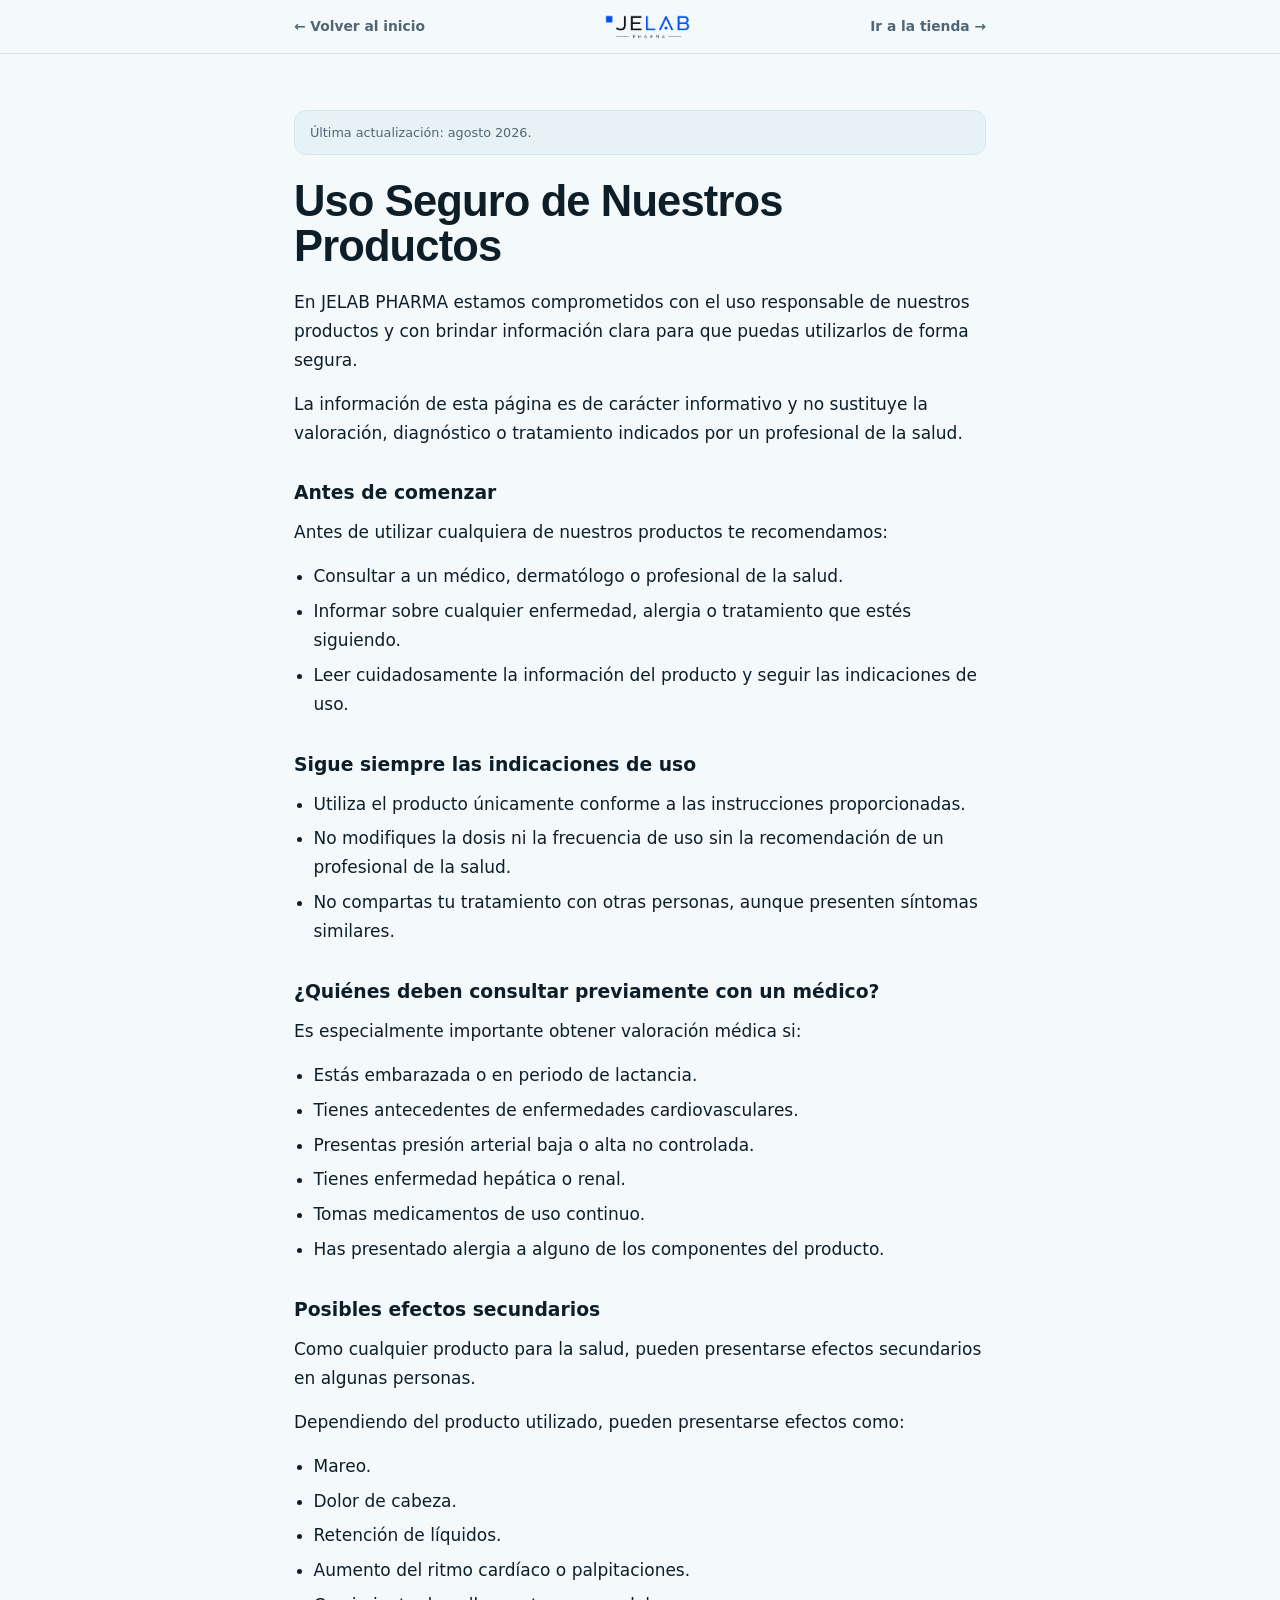
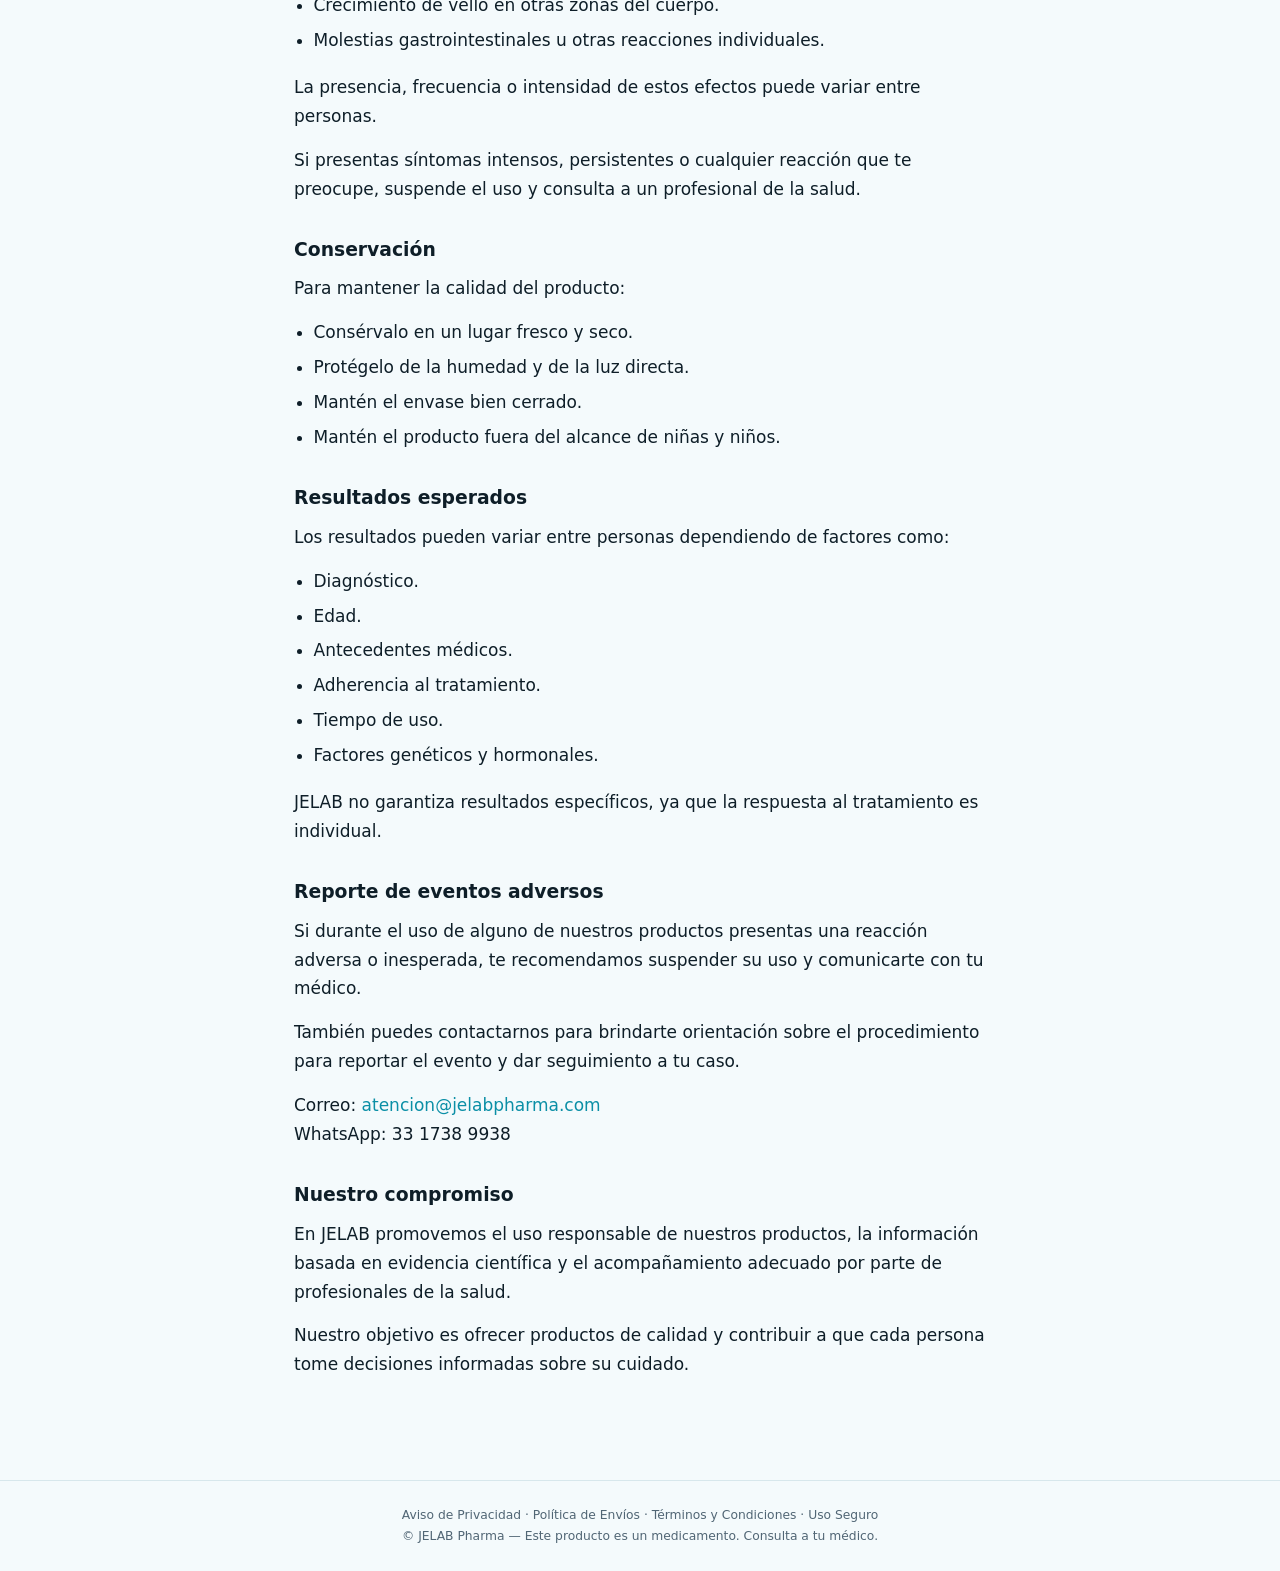
<file: uso-seguro.html>
<!doctype html>
<html lang="es">
<head>
<meta charset="utf-8">
<meta name="viewport" content="width=device-width, initial-scale=1">
<meta name="theme-color" content="#F4FAFC">
<title>Uso Seguro de Nuestros Productos — JELAB Pharma</title>
<meta name="description" content="Recomendaciones para el uso seguro de los productos JELAB PHARMA.">
<link rel="icon" href="favicon.png">
<link rel="stylesheet" href="legal.css">
</head>
<body>
<header class="site">
  <div class="wrap nav">
    <a class="back" href="index.html">← Volver al inicio</a>
    <a href="index.html" aria-label="JELAB Pharma"><img class="brand-logo" src="assets/logo-jelab.png" alt="JELAB Pharma"></a>
    <a class="back" href="tienda.html">Ir a la tienda →</a>
  </div>
</header>

<main class="wrap prose">
  <p class="updated">Última actualización: agosto 2026.</p>

  <h1>Uso Seguro de Nuestros Productos</h1>

  <p>En JELAB PHARMA estamos comprometidos con el uso responsable de nuestros productos y con brindar información clara para que puedas utilizarlos de forma segura.</p>

  <p>La información de esta página es de carácter informativo y no sustituye la valoración, diagnóstico o tratamiento indicados por un profesional de la salud.</p>

  <h2>Antes de comenzar</h2>

  <p>Antes de utilizar cualquiera de nuestros productos te recomendamos:</p>

  <ul>
    <li>Consultar a un médico, dermatólogo o profesional de la salud.</li>
    <li>Informar sobre cualquier enfermedad, alergia o tratamiento que estés siguiendo.</li>
    <li>Leer cuidadosamente la información del producto y seguir las indicaciones de uso.</li>
  </ul>

  <h2>Sigue siempre las indicaciones de uso</h2>

  <ul>
    <li>Utiliza el producto únicamente conforme a las instrucciones proporcionadas.</li>
    <li>No modifiques la dosis ni la frecuencia de uso sin la recomendación de un profesional de la salud.</li>
    <li>No compartas tu tratamiento con otras personas, aunque presenten síntomas similares.</li>
  </ul>

  <h2>¿Quiénes deben consultar previamente con un médico?</h2>

  <p>Es especialmente importante obtener valoración médica si:</p>

  <ul>
    <li>Estás embarazada o en periodo de lactancia.</li>
    <li>Tienes antecedentes de enfermedades cardiovasculares.</li>
    <li>Presentas presión arterial baja o alta no controlada.</li>
    <li>Tienes enfermedad hepática o renal.</li>
    <li>Tomas medicamentos de uso continuo.</li>
    <li>Has presentado alergia a alguno de los componentes del producto.</li>
  </ul>

  <h2>Posibles efectos secundarios</h2>

  <p>Como cualquier producto para la salud, pueden presentarse efectos secundarios en algunas personas.</p>

  <p>Dependiendo del producto utilizado, pueden presentarse efectos como:</p>

  <ul>
    <li>Mareo.</li>
    <li>Dolor de cabeza.</li>
    <li>Retención de líquidos.</li>
    <li>Aumento del ritmo cardíaco o palpitaciones.</li>
    <li>Crecimiento de vello en otras zonas del cuerpo.</li>
    <li>Molestias gastrointestinales u otras reacciones individuales.</li>
  </ul>

  <p>La presencia, frecuencia o intensidad de estos efectos puede variar entre personas.</p>

  <p>Si presentas síntomas intensos, persistentes o cualquier reacción que te preocupe, suspende el uso y consulta a un profesional de la salud.</p>

  <h2>Conservación</h2>

  <p>Para mantener la calidad del producto:</p>

  <ul>
    <li>Consérvalo en un lugar fresco y seco.</li>
    <li>Protégelo de la humedad y de la luz directa.</li>
    <li>Mantén el envase bien cerrado.</li>
    <li>Mantén el producto fuera del alcance de niñas y niños.</li>
  </ul>

  <h2>Resultados esperados</h2>

  <p>Los resultados pueden variar entre personas dependiendo de factores como:</p>

  <ul>
    <li>Diagnóstico.</li>
    <li>Edad.</li>
    <li>Antecedentes médicos.</li>
    <li>Adherencia al tratamiento.</li>
    <li>Tiempo de uso.</li>
    <li>Factores genéticos y hormonales.</li>
  </ul>

  <p>JELAB no garantiza resultados específicos, ya que la respuesta al tratamiento es individual.</p>

  <h2>Reporte de eventos adversos</h2>

  <p>Si durante el uso de alguno de nuestros productos presentas una reacción adversa o inesperada, te recomendamos suspender su uso y comunicarte con tu médico.</p>

  <p>También puedes contactarnos para brindarte orientación sobre el procedimiento para reportar el evento y dar seguimiento a tu caso.</p>

  <p>Correo: <a href="mailto:atencion@jelabpharma.com">atencion@jelabpharma.com</a><br>
  WhatsApp: 33 1738 9938</p>

  <h2>Nuestro compromiso</h2>

  <p>En JELAB promovemos el uso responsable de nuestros productos, la información basada en evidencia científica y el acompañamiento adecuado por parte de profesionales de la salud.</p>

  <p>Nuestro objetivo es ofrecer productos de calidad y contribuir a que cada persona tome decisiones informadas sobre su cuidado.</p>
</main>

<footer class="site">
  <div class="wrap">
    <a href="aviso-privacidad.html">Aviso de Privacidad</a> · <a href="politica-envios.html">Política de Envíos</a> · <a href="terminos.html">Términos y Condiciones</a> · <a href="uso-seguro.html">Uso Seguro</a><br>
    © JELAB Pharma — Este producto es un medicamento. Consulta a tu médico.
  </div>
</footer>
</body>
</html>
</file>
<file: legal.css>
/* Estilo compartido para páginas legales — mismo tema aqua del sitio */
:root{
  color-scheme: light;
  --bg:#F4FAFC; --bg-2:#E7F2F6; --surface:#FFFFFF;
  --ink:#0E1E28; --ink-2:#516675; --violet:#0B8FA6; --magenta:#1C74D6;
  --line:#D7E7EC; --line-2:#E9F2F5;
  --shadow-sm:0 12px 30px -18px rgba(10,70,95,.22);
  --display:"Arial Black","Arial Bold",Arial,system-ui,sans-serif;
  --sans:system-ui,-apple-system,"Segoe UI",Roboto,Helvetica,Arial,sans-serif;
  --edge:clamp(20px,5vw,64px); --maxw:820px;
}
*{box-sizing:border-box}
html{scroll-behavior:smooth;font-size:93.75%}
body{margin:0;background:var(--bg);color:var(--ink);font-family:var(--sans);font-size:17px;line-height:1.7;
  -webkit-font-smoothing:antialiased}
a{color:var(--violet);text-decoration:none}
a:hover{text-decoration:underline}
img{max-width:100%;display:block}
.wrap{max-width:var(--maxw);margin:0 auto;padding-inline:var(--edge)}

header.site{position:sticky;top:0;z-index:20;background:color-mix(in srgb,var(--bg) 88%,transparent);
  backdrop-filter:saturate(1.2) blur(10px);border-bottom:1px solid var(--line)}
.nav{display:flex;align-items:center;justify-content:space-between;gap:1rem;padding-block:.7rem}
.nav .back{font-weight:600;color:var(--ink-2);font-size:.92rem}
.nav .back:hover{color:var(--violet);text-decoration:none}
.brand-logo{height:32px;width:auto;display:block}

.prose{padding-block:clamp(28px,5vw,56px)}
.prose .updated{font-size:.85rem;color:var(--ink-2);background:var(--bg-2);border:1px solid var(--line);
  border-radius:12px;padding:.7rem 1rem;margin-bottom:1.6rem}
.prose h1{font-family:var(--display);font-weight:900;font-size:clamp(2rem,5vw,2.9rem);letter-spacing:-.02em;
  line-height:1.05;margin:0 0 1.2rem}
.prose h2{font-family:var(--sans);font-weight:900;font-size:1.25rem;margin:2rem 0 .6rem;color:var(--ink)}
.prose p{margin:0 0 1rem;color:var(--ink)}
.prose ul{margin:0 0 1.2rem;padding-left:1.3rem;display:flex;flex-direction:column;gap:.4rem}
.prose li{color:var(--ink)}
.prose .muted{color:var(--ink-2);font-size:.95rem}
.prose .card{background:var(--surface);border:1px solid var(--line);border-radius:16px;padding:1.1rem 1.3rem;
  box-shadow:var(--shadow-sm);margin:0 0 1.2rem}

footer.site{border-top:1px solid var(--line);padding-block:1.6rem;color:var(--ink-2);font-size:.82rem;
  text-align:center;margin-top:2rem}
footer.site a{color:var(--ink-2)}
</file>
